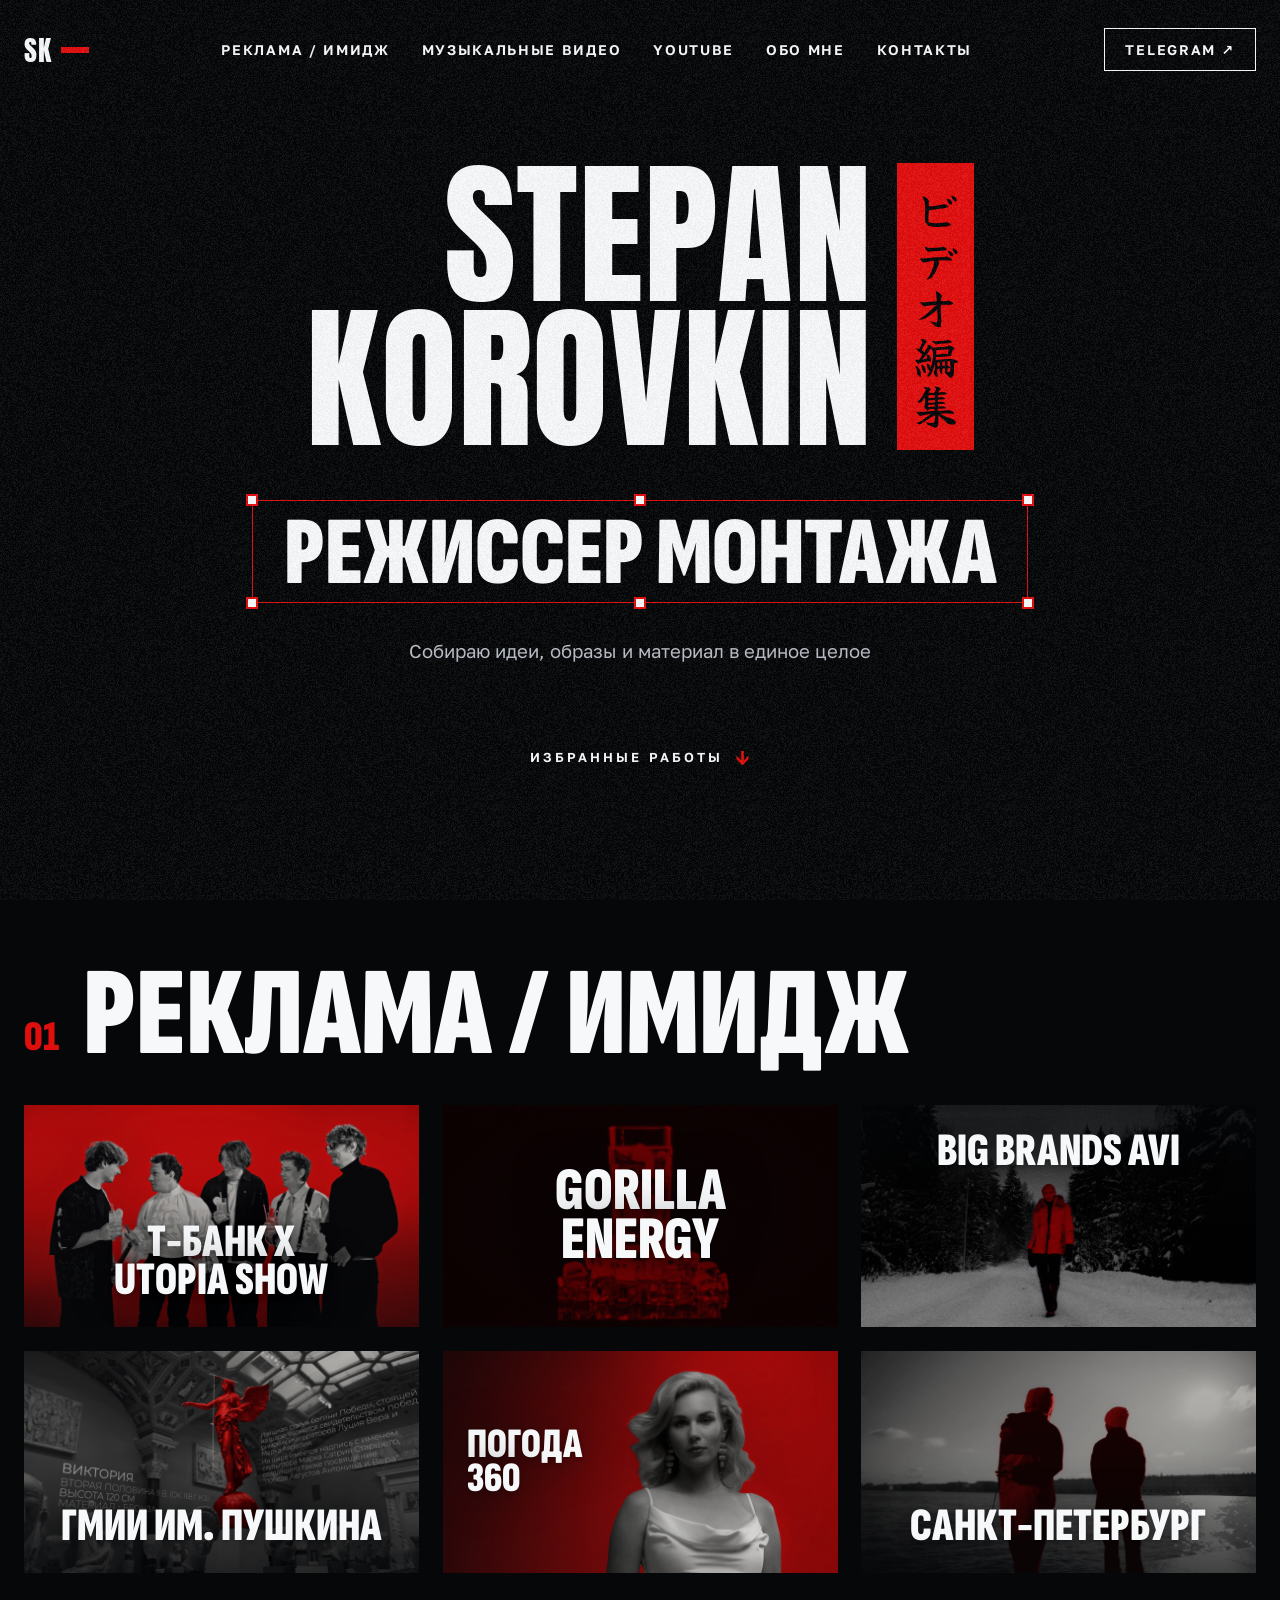
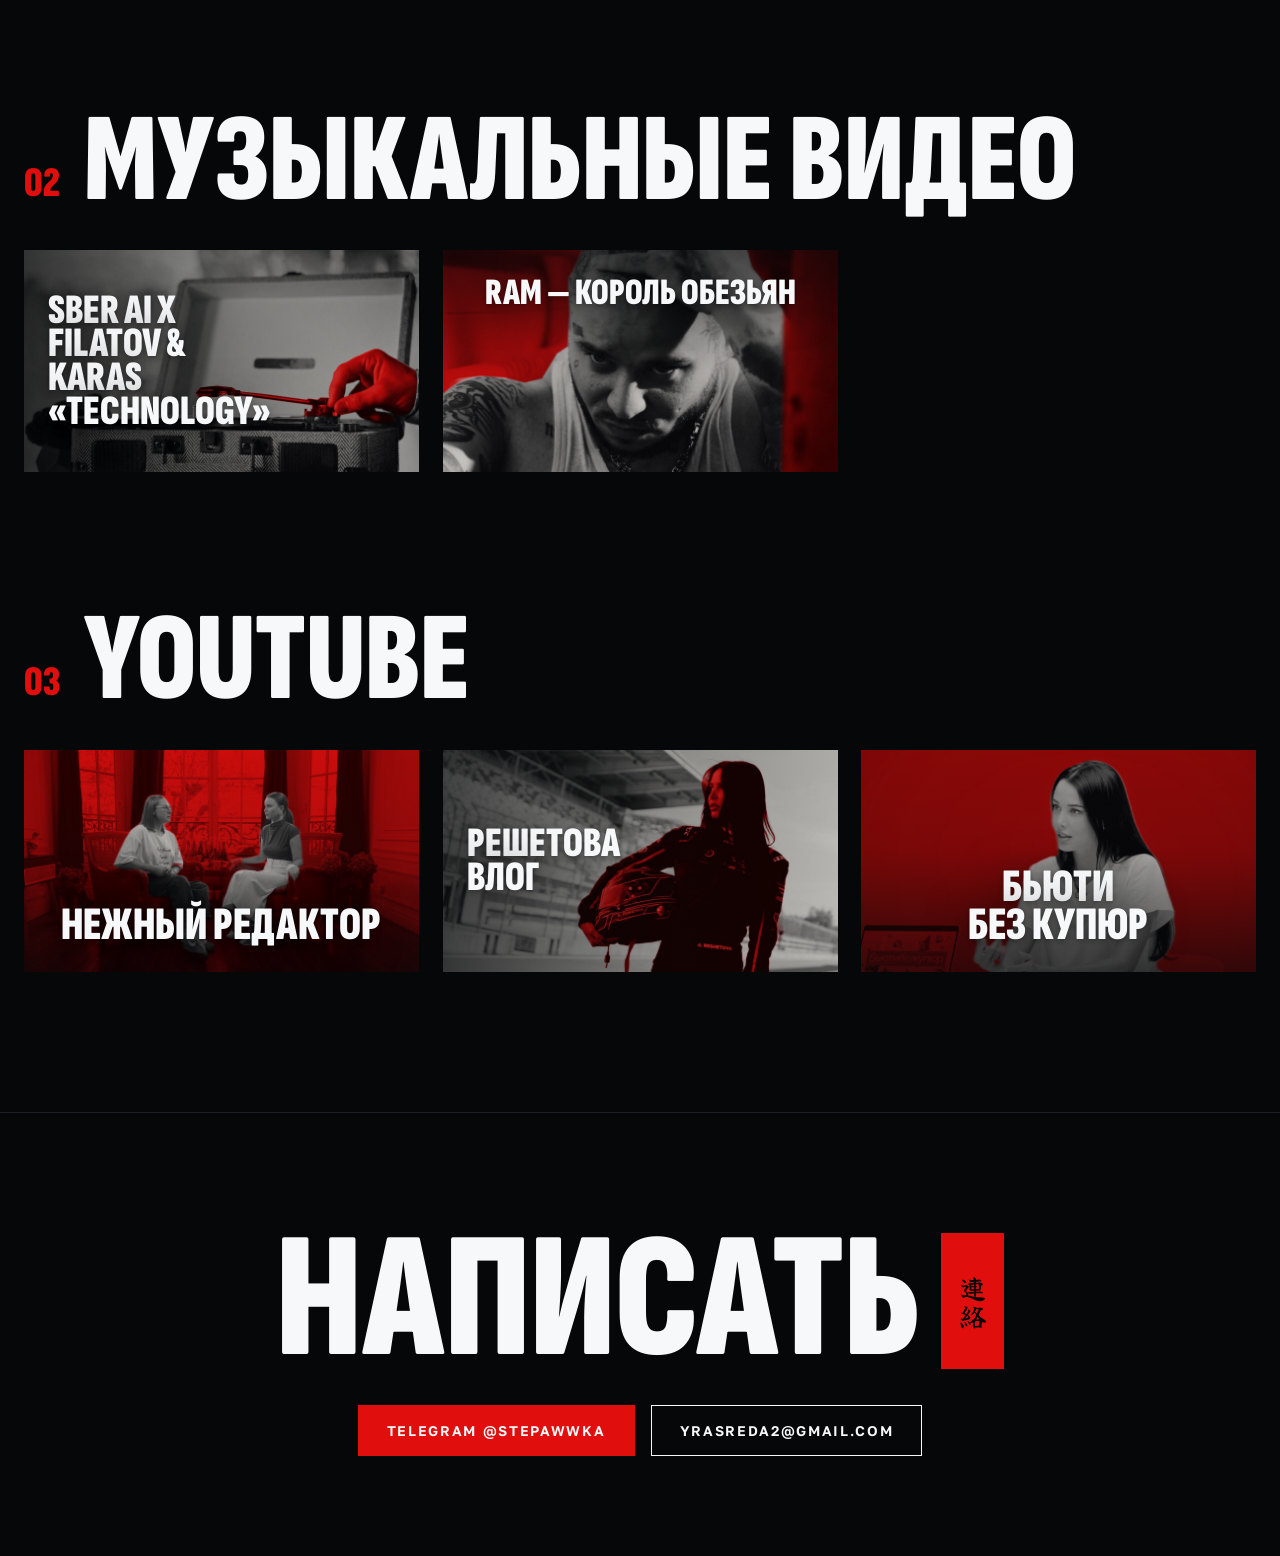
<file: index.html>
<!doctype html>
<html lang="ru">
<head>
<meta charset="utf-8">
<meta name="viewport" content="width=device-width, initial-scale=1">
<title>Stepan Korovkin — режиссёр монтажа</title>
<meta name="description" content="Stepan Korovkin, режиссёр монтажа. Реклама и имиджевые ролики, музыкальные видео, YouTube.">
<meta property="og:type" content="website">
<meta property="og:title" content="Stepan Korovkin — режиссёр монтажа">
<meta property="og:description" content="Stepan Korovkin, режиссёр монтажа. Реклама и имиджевые ролики, музыкальные видео, YouTube.">
<meta property="og:image" content="assets/img/og.jpg">
<meta name="theme-color" content="#060709">
<link rel="icon" href="data:image/svg+xml,%3Csvg%20xmlns%3D%22http%3A//www.w3.org/2000/svg%22%20viewBox%3D%220%200%2064%2064%22%3E%3Crect%20width%3D%2264%22%20height%3D%2264%22%20fill%3D%22%23060709%22/%3E%3Ctext%20x%3D%2232%22%20y%3D%2244%22%20font-family%3D%22Impact%2CArial%20Narrow%2Csans-serif%22%20font-size%3D%2234%22%20fill%3D%22%23F7F8FA%22%20text-anchor%3D%22middle%22%3ESK%3C/text%3E%3Crect%20x%3D%228%22%20y%3D%2234%22%20width%3D%2248%22%20height%3D%226%22%20fill%3D%22%23E10E0E%22/%3E%3C/svg%3E">
<link rel="preload" href="assets/fonts/anton-latin.woff2" as="font" type="font/woff2" crossorigin>
<link rel="preload" href="assets/fonts/sofia-latin-900.woff2" as="font" type="font/woff2" crossorigin>
<link rel="preload" href="assets/fonts/sofia-cyrillic-900.woff2" as="font" type="font/woff2" crossorigin>
<link rel="preload" href="assets/fonts/yuji-kana.woff2" as="font" type="font/woff2" crossorigin>
<link rel="stylesheet" href="assets/style.css?v=1369275f">
</head>
<body>
<header class="wrap top">
<a class="mark" href="" aria-label="Stepan Korovkin — на главную">SK</a>
<nav class="nav" aria-label="Разделы">
<a href="#ads"><span class="l">Реклама / имидж</span><span class="s">Реклама</span></a>
<a href="#music"><span class="l">Музыкальные видео</span><span class="s">Клипы</span></a>
<a href="#youtube"><span class="l">YouTube</span><span class="s">YouTube</span></a>
<a href="#about" data-about-open><span class="l">Обо мне</span><span class="s">Обо мне</span></a>
<a href="#contact"><span class="l">Контакты</span><span class="s">Контакты</span></a>
</nav>
<a class="btn small" href="https://t.me/stepawwka" target="_blank" rel="noopener">Telegram ↗</a>
</header>
<main>
<section class="hero" aria-label="Обложка">
<div class="name">
<h1>Stepan<br>Korovkin</h1>
<div class="tag" aria-hidden="true"><span class="tag-k" lang="ja"><span>ビ</span><span>デ</span><span>オ</span><span>編</span><span>集</span></span></div>
</div>
<div class="bbox"><i></i><i></i><i></i><i></i><i></i><i></i><p class="role">Режиссер монтажа</p></div>
<p class="hero-lead">Собираю идеи, образы и материал в&nbsp;единое целое</p>
<a class="hero-more" href="#ads">Избранные работы <span aria-hidden="true">↓</span></a>
</section>
<section id="ads" class="wrap sec">
<div class="sec-head"><span class="num" aria-hidden="true">01</span><h2>Реклама / имидж</h2></div>
<div class="grid">
<a class="card has-cover at-bottom" href="work/tbank-utopia/">
<img src="assets/img/tbank.jpg?v=7b4b48c3" alt="" loading="lazy" decoding="async"><img class="alt" src="assets/img/tbank-color.jpg?v=addeb422" alt="" loading="lazy" decoding="async"><span class="shade" aria-hidden="true"></span><span class="t" aria-hidden="true">Т-БАНК X
UTOPIA SHOW</span>
<span class="sr">Т-Банк X Utopia Show</span>
<span class="line" aria-hidden="true"></span>
</a>
<a class="card has-cover" href="work/gorilla-energy/">
<img src="assets/img/gorilla.jpg?v=bd6098e1" alt="" loading="lazy" decoding="async"><img class="alt" src="assets/img/gorilla-color.jpg?v=8fd5b9a2" alt="" loading="lazy" decoding="async"><span class="shade" aria-hidden="true"></span><span class="t" aria-hidden="true">GORILLA
ENERGY</span>
<span class="sr">Gorilla Energy</span>
<span class="line" aria-hidden="true"></span>
</a>
<a class="card has-cover at-top" href="work/avi/">
<img src="assets/img/avi.jpg?v=89ddf8d1" alt="" loading="lazy" decoding="async"><img class="alt" src="assets/img/avi-color.jpg?v=10f41481" alt="" loading="lazy" decoding="async"><span class="shade" aria-hidden="true"></span><span class="t" aria-hidden="true">BIG BRANDS AVI</span>
<span class="sr">Big Brands: AVI Commercial</span>
<span class="line" aria-hidden="true"></span>
</a>
<a class="card has-cover at-bottom" href="work/pushkin-museum/">
<img src="assets/img/pushkin.jpg?v=3816dea2" alt="" loading="lazy" decoding="async"><img class="alt" src="assets/img/pushkin-color.jpg?v=3e8acc10" alt="" loading="lazy" decoding="async"><span class="shade" aria-hidden="true"></span><span class="t long" aria-hidden="true">ГМИИ ИМ. ПУШКИНА</span>
<span class="sr">ГМИИ им. Пушкина — Excursions Promo</span>
<span class="line" aria-hidden="true"></span>
</a>
<a class="card has-cover at-left" href="work/promo-360/">
<img src="assets/img/promo360.jpg?v=5ffde6f2" alt="" loading="lazy" decoding="async"><img class="alt" src="assets/img/promo360-color.jpg?v=005ee9ce" alt="" loading="lazy" decoding="async"><span class="shade" aria-hidden="true"></span><span class="t" aria-hidden="true">ПОГОДА
360</span>
<span class="sr">Промо канала 360</span>
<span class="line" aria-hidden="true"></span>
</a>
<a class="card has-cover at-bottom" href="work/saint-petersburg/">
<img src="assets/img/spb.jpg?v=133a0716" alt="" loading="lazy" decoding="async"><img class="alt" src="assets/img/spb-color.jpg?v=e3ffe07c" alt="" loading="lazy" decoding="async"><span class="shade" aria-hidden="true"></span><span class="t long" aria-hidden="true">САНКТ-ПЕТЕРБУРГ</span>
<span class="sr">Санкт-Петербург — имиджевый ролик</span>
<span class="line" aria-hidden="true"></span>
</a>
</div>
</section>
<section id="music" class="wrap sec">
<div class="sec-head"><span class="num" aria-hidden="true">02</span><h2>Музыкальные видео</h2></div>
<div class="grid">
<a class="card has-cover at-left" href="work/sber-technology/">
<img src="assets/img/sber.jpg?v=a6366674" alt="" loading="lazy" decoding="async"><img class="alt" src="assets/img/sber-color.jpg?v=f6e10847" alt="" loading="lazy" decoding="async"><span class="shade" aria-hidden="true"></span><span class="t long" aria-hidden="true">SBER AI X FILATOV &amp; KARAS
«TECHNOLOGY»</span>
<span class="sr">SBER AI, Filatov &amp; Karas — «Technology»</span>
<span class="line" aria-hidden="true"></span>
</a>
<a class="card has-cover at-top" href="work/ram-king-of-monkeys/">
<img src="assets/img/ram.jpg?v=00db7134" alt="" loading="lazy" decoding="async"><img class="alt" src="assets/img/ram-color.jpg?v=c3cac4be" alt="" loading="lazy" decoding="async"><span class="shade" aria-hidden="true"></span><span class="t long one" aria-hidden="true">RAM — КОРОЛЬ ОБЕЗЬЯН</span>
<span class="sr">RAM — Король Обезьян</span>
<span class="line" aria-hidden="true"></span>
</a>
</div>
</section>
<section id="youtube" class="wrap sec">
<div class="sec-head"><span class="num" aria-hidden="true">03</span><h2>YouTube</h2></div>
<div class="grid">
<a class="card has-cover at-bottom" href="work/nezhny-redaktor/">
<img src="assets/img/nezhny.jpg?v=19ef74e8" alt="" loading="lazy" decoding="async"><img class="alt" src="assets/img/nezhny-color.jpg?v=db4fc945" alt="" loading="lazy" decoding="async"><span class="shade" aria-hidden="true"></span><span class="t long" aria-hidden="true">НЕЖНЫЙ РЕДАКТОР</span>
<span class="sr">Нежный Редактор. Подкаст</span>
<span class="line" aria-hidden="true"></span>
</a>
<a class="card has-cover at-left" href="work/reshetova-moscow-raceway/">
<img src="assets/img/reshetova.jpg?v=ff135b1c" alt="" loading="lazy" decoding="async"><img class="alt" src="assets/img/reshetova-color.jpg?v=7deeea83" alt="" loading="lazy" decoding="async"><span class="shade" aria-hidden="true"></span><span class="t" aria-hidden="true">РЕШЕТОВА
ВЛОГ</span>
<span class="sr">Решетова влог с Moscow Raceway</span>
<span class="line" aria-hidden="true"></span>
</a>
<a class="card has-cover at-bottom" href="work/beauty-bez-kupyur/">
<img src="assets/img/beauty.jpg?v=f98b8aa9" alt="" loading="lazy" decoding="async"><img class="alt" src="assets/img/beauty-color.jpg?v=59902009" alt="" loading="lazy" decoding="async"><span class="shade" aria-hidden="true"></span><span class="t" aria-hidden="true">БЬЮТИ
БЕЗ КУПЮР</span>
<span class="sr">Бьюти без купюр</span>
<span class="line" aria-hidden="true"></span>
</a>
</div>
</section>
</main>
<footer id="contact" class="foot">
<div class="foot-h"><h2>Написать</h2><div class="tag" aria-hidden="true"><span class="tag-k" lang="ja"><span>連</span><span>絡</span></span></div></div>
<div class="btns">
<a class="btn fill" href="https://t.me/stepawwka" target="_blank" rel="noopener">Telegram @STEPAWWKA</a>
<a class="btn" href="mailto:yrasreda2@gmail.com">YRASREDA2@GMAIL.COM</a>
</div>
</footer>
<div id="about" class="about" role="dialog" aria-modal="true" aria-labelledby="about-title">
<a class="about-bg" href="#" data-about-close aria-label="Закрыть"></a>
<aside class="about-panel" tabindex="-1">
<div class="about-top"><span>Обо мне</span><a class="about-x" href="#" data-about-close aria-label="Закрыть">✕</a></div>
<div class="about-photo"><i></i><i></i><i></i><i></i><div class="about-photo-in"><img src="assets/img/me.jpg?v=c651c516" alt="Stepan Korovkin" loading="lazy" decoding="async"><img class="alt" src="assets/img/me-color.jpg?v=ccca5686" alt="" loading="lazy" decoding="async"></div></div>
<h2 id="about-title" class="sr">Обо мне — Stepan Korovkin</h2>
<p class="about-lead">Привет, я Стёпа! Свой путь в монтаже и создании историй я начал, когда мне было 10 лет. Тогда я впервые стал искать язык, чтобы делиться своими идеями и эмоциями. Прошло много лет, сменилось множество программ и подходов к работе, но остались главные вопросы, на которые я отвечаю в каждом своем проекте: какую эмоцию мы хотим вызвать у зрителя, какую идею несет наш ролик и как все это сложится в единое целое?</p>
<p>Мое основное направление — <b>реклама и имиджевые ролики</b>. Над такими проектами работал в двух форматах: как в составе крупной команды с четко распределенными ролями, так и самостоятельно, закрывая весь пост-продакшен более камерных проектов — монтаж, цвет, саунд-дизайн и <a class="about-link" href="motion/">моушен-дизайн</a>.</p><p>Кроме этого, я работал над музыкальными видео, образовательным контентом, короткометражным кино, роликами для социальных сетей, а также выполнял монтаж на площадке.</p><p>Сейчас я активно развиваюсь в направлении YouTube и документальных форматов: мне интересно рассказывать истории, которые цепляют, обладают характером и держат внимание зрителя продолжительное время.</p>
<ul class="about-chips"><li class="main">Реклама / имидж</li><li class="">YouTube</li><li class="">Док-формат</li><li class="more">Клипы</li><li class="more">Короткий метр</li><li class="more">Образовательный контент</li><li class="more">Ролики для соцсетей</li><li class="more">Интервью</li><li class="more">Корпоративные ролики</li><li class="more">Репортаж</li><li class="more">Монтаж на площадке</li></ul>
<p class="about-cta">Если у вас есть проект — напишите мне!</p>
<div class="about-btns"><a class="btn fill" href="https://t.me/stepawwka" target="_blank" rel="noopener">Telegram @STEPAWWKA</a>
<a class="btn" href="mailto:yrasreda2@gmail.com">YRASREDA2@GMAIL.COM</a></div>
</aside>
</div>
<script>
(function () {
  document.documentElement.classList.add('js');
  var box = document.getElementById('about'), panel = box.querySelector('.about-panel'), last = null;
  function open(e) {
    if (e) e.preventDefault();
    last = document.activeElement; box.classList.add('open'); document.body.classList.add('noscroll');
    history.replaceState(null, '', '#about'); setTimeout(function () { panel.focus(); }, 50);
  }
  function close(e) {
    if (e) e.preventDefault();
    box.classList.remove('open'); document.body.classList.remove('noscroll');
    history.replaceState(null, '', location.pathname + location.search);
    if (last) last.focus();
  }
  document.querySelectorAll('[data-about-open]').forEach(function (a) { a.addEventListener('click', open); });
  box.querySelectorAll('[data-about-close]').forEach(function (a) { a.addEventListener('click', close); });
  document.addEventListener('keydown', function (e) { if (e.key === 'Escape' && box.classList.contains('open')) close(e); });
  if (location.hash === '#about') open();
})();
</script>
<script>
(function () {
  if (!window.matchMedia || !matchMedia('(hover: none)').matches || !('IntersectionObserver' in window)) return;
  if (matchMedia('(prefers-reduced-motion: reduce)').matches) return;
  var io = new IntersectionObserver(function (es) {
    es.forEach(function (e) { e.target.classList.toggle('live', e.isIntersecting); });
  }, { rootMargin: '-46% 0px -46% 0px' });
  document.querySelectorAll('.card.has-cover, .poster, .about-photo').forEach(function (el) { io.observe(el); });
})();
</script>
</body>
</html>
</file>
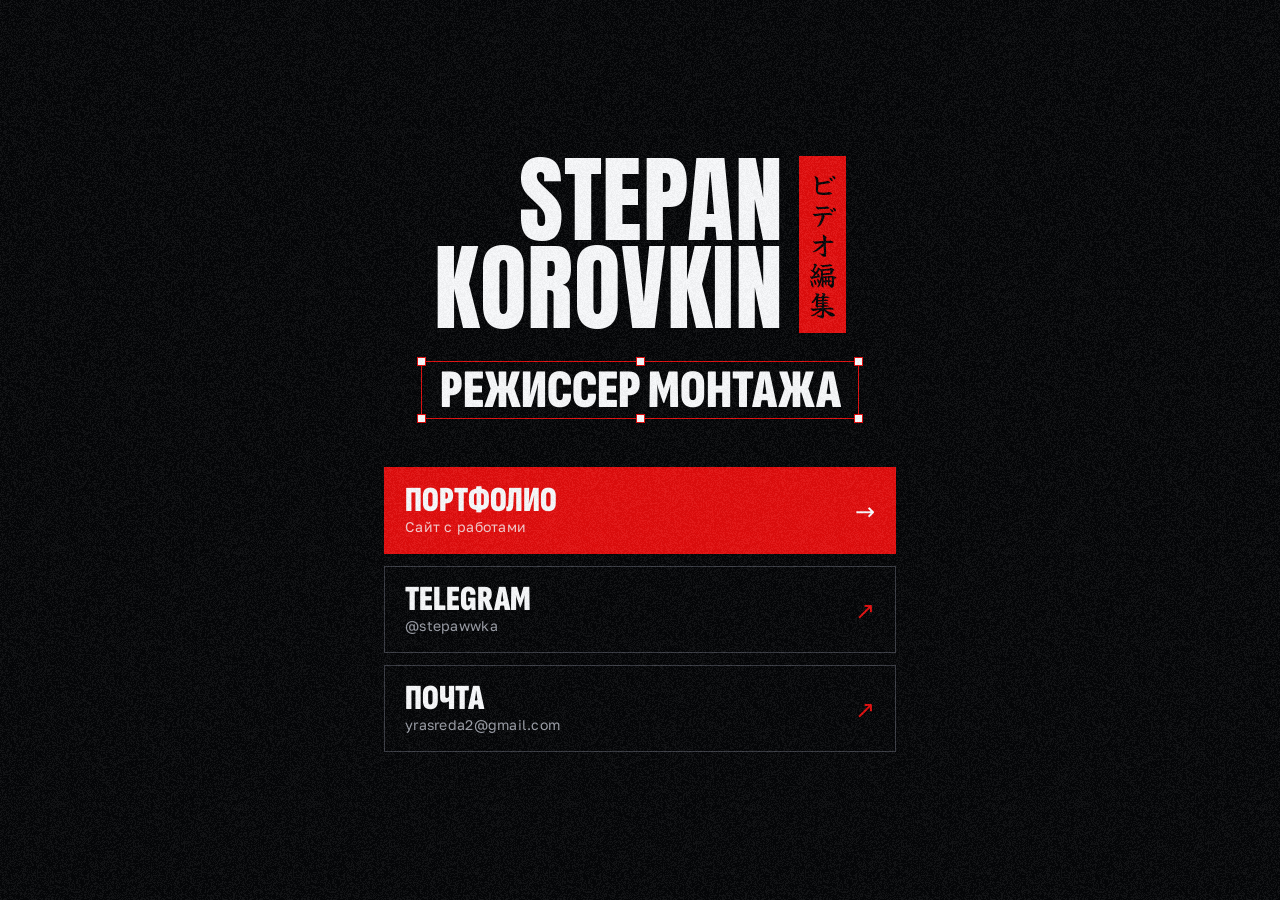
<file: links/index.html>
<!doctype html>
<html lang="ru">
<head>
<meta charset="utf-8">
<meta name="viewport" content="width=device-width, initial-scale=1">
<title>Stepan Korovkin — ссылки</title>
<meta name="description" content="Stepan Korovkin, режиссёр монтажа. Портфолио и контакты.">
<meta property="og:type" content="website">
<meta property="og:title" content="Stepan Korovkin — ссылки">
<meta property="og:description" content="Stepan Korovkin, режиссёр монтажа. Портфолио и контакты.">
<meta property="og:image" content="../assets/img/og.jpg">
<meta name="theme-color" content="#060709">
<link rel="icon" href="data:image/svg+xml,%3Csvg%20xmlns%3D%22http%3A//www.w3.org/2000/svg%22%20viewBox%3D%220%200%2064%2064%22%3E%3Crect%20width%3D%2264%22%20height%3D%2264%22%20fill%3D%22%23060709%22/%3E%3Ctext%20x%3D%2232%22%20y%3D%2244%22%20font-family%3D%22Impact%2CArial%20Narrow%2Csans-serif%22%20font-size%3D%2234%22%20fill%3D%22%23F7F8FA%22%20text-anchor%3D%22middle%22%3ESK%3C/text%3E%3Crect%20x%3D%228%22%20y%3D%2234%22%20width%3D%2248%22%20height%3D%226%22%20fill%3D%22%23E10E0E%22/%3E%3C/svg%3E">
<link rel="preload" href="../assets/fonts/anton-latin.woff2" as="font" type="font/woff2" crossorigin>
<link rel="preload" href="../assets/fonts/sofia-latin-900.woff2" as="font" type="font/woff2" crossorigin>
<link rel="preload" href="../assets/fonts/sofia-cyrillic-900.woff2" as="font" type="font/woff2" crossorigin>
<link rel="preload" href="../assets/fonts/yuji-kana.woff2" as="font" type="font/woff2" crossorigin>
<link rel="stylesheet" href="../assets/style.css?v=1369275f">
</head>
<body class="links">
<main class="lk-wrap">
<section class="lk-hero" aria-label="Stepan Korovkin">
<div class="name">
<h1>Stepan<br>Korovkin</h1>
<div class="tag" aria-hidden="true"><span class="tag-k" lang="ja"><span>ビ</span><span>デ</span><span>オ</span><span>編</span><span>集</span></span></div>
</div>
<div class="bbox"><i></i><i></i><i></i><i></i><i></i><i></i><p class="role">Режиссер монтажа</p></div>
</section>
<nav class="lk-list" aria-label="Ссылки">
<a class="lk main" href="../"><span class="lk-t">Портфолио</span><span class="lk-s">Сайт с работами</span><span class="lk-a" aria-hidden="true">→</span></a>
<a class="lk" href="https://t.me/stepawwka" target="_blank" rel="noopener"><span class="lk-t">Telegram</span><span class="lk-s">@stepawwka</span><span class="lk-a" aria-hidden="true">↗</span></a>
<a class="lk" href="mailto:yrasreda2@gmail.com"><span class="lk-t">Почта</span><span class="lk-s">yrasreda2@gmail.com</span><span class="lk-a" aria-hidden="true">↗</span></a>
</nav>
</main>
</body>
</html>
</file>
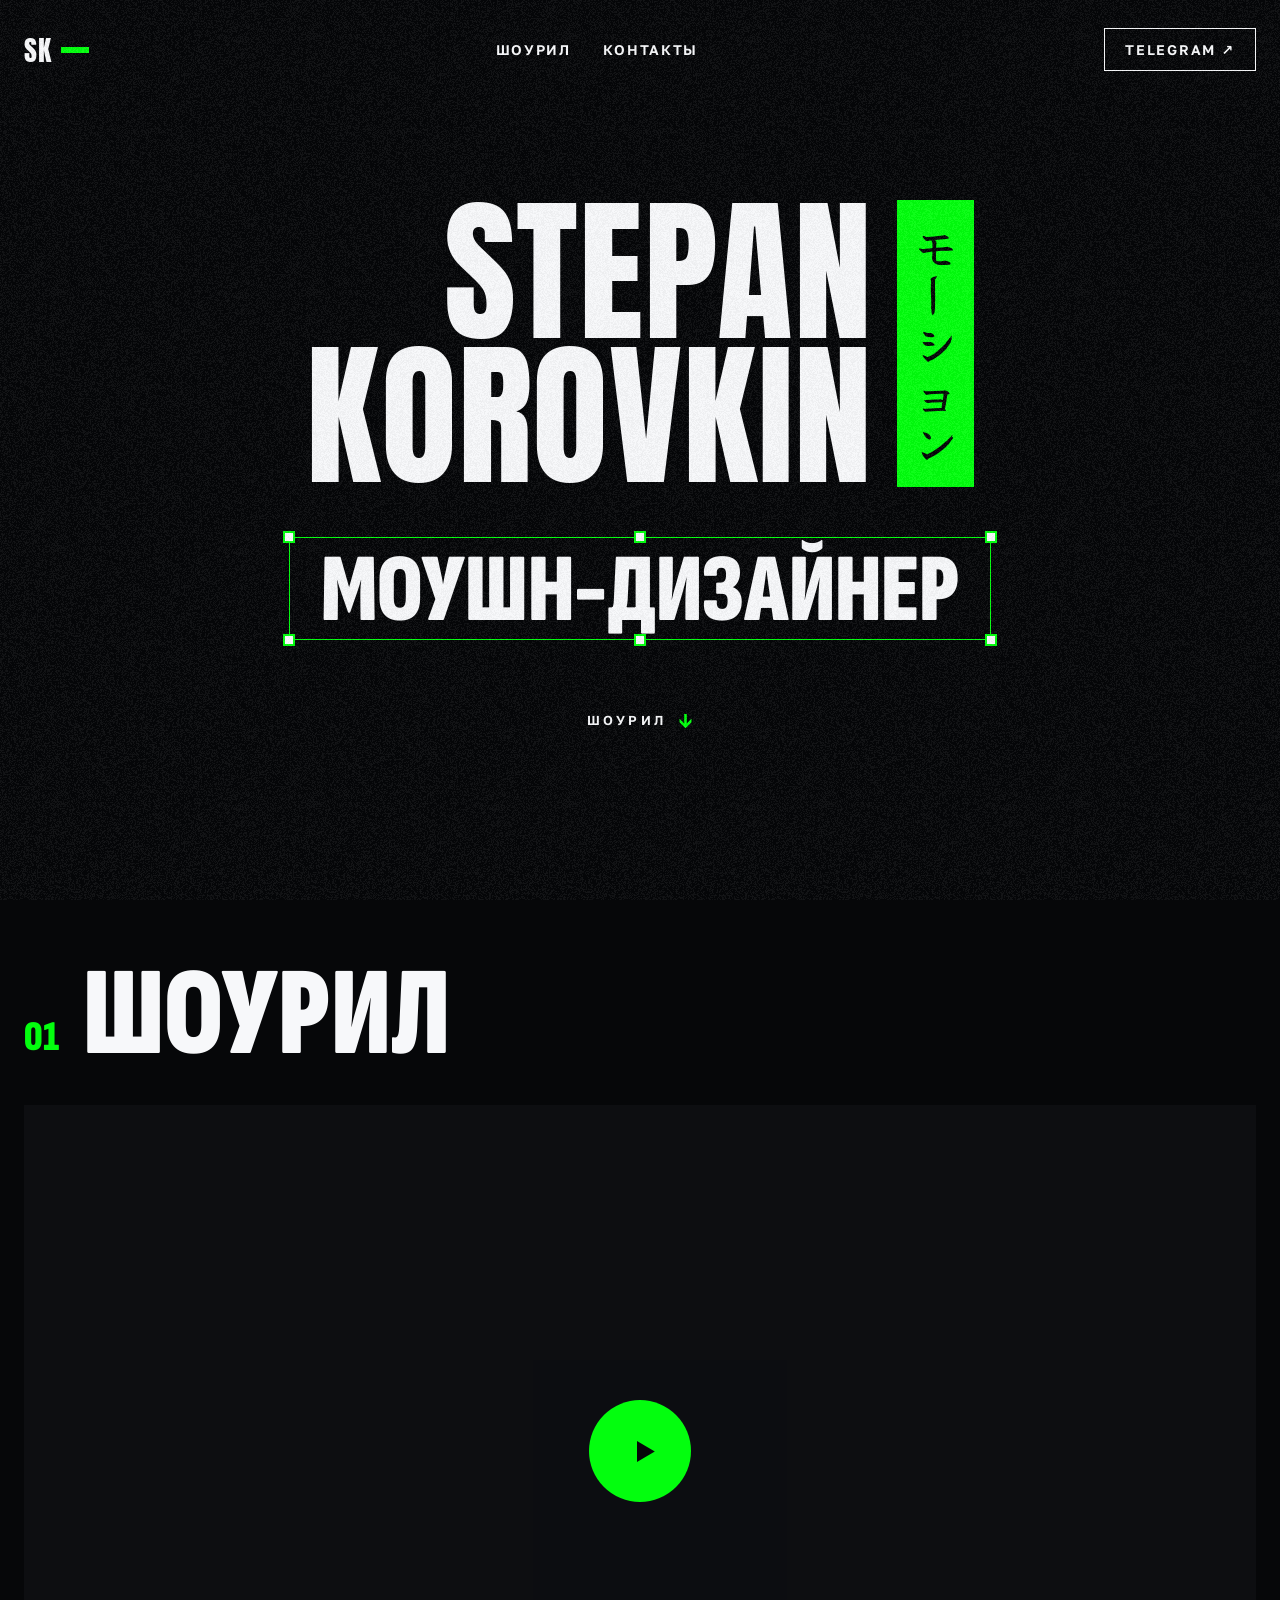
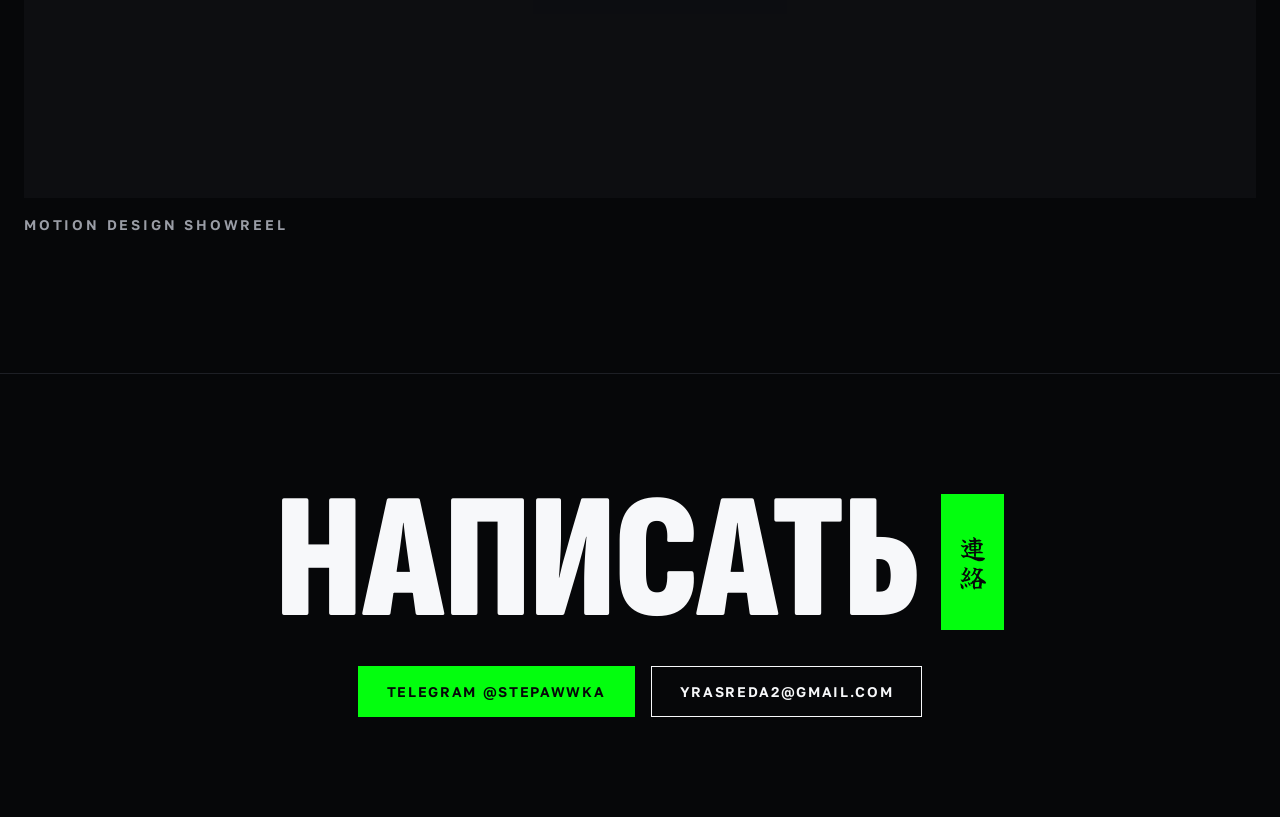
<file: motion/index.html>
<!doctype html>
<html lang="ru">
<head>
<meta charset="utf-8">
<meta name="viewport" content="width=device-width, initial-scale=1">
<title>Stepan Korovkin — моушн-дизайнер</title>
<meta name="description" content="Stepan Korovkin, моушн-дизайнер. Motion Design Showreel.">
<meta property="og:type" content="website">
<meta property="og:title" content="Stepan Korovkin — моушн-дизайнер">
<meta property="og:description" content="Stepan Korovkin, моушн-дизайнер. Motion Design Showreel.">
<meta property="og:image" content="../assets/img/og.jpg">
<meta name="theme-color" content="#03FE0E">
<link rel="icon" href="data:image/svg+xml,%3Csvg%20xmlns%3D%22http%3A//www.w3.org/2000/svg%22%20viewBox%3D%220%200%2064%2064%22%3E%3Crect%20width%3D%2264%22%20height%3D%2264%22%20fill%3D%22%23060709%22/%3E%3Ctext%20x%3D%2232%22%20y%3D%2244%22%20font-family%3D%22Impact%2CArial%20Narrow%2Csans-serif%22%20font-size%3D%2234%22%20fill%3D%22%23F7F8FA%22%20text-anchor%3D%22middle%22%3ESK%3C/text%3E%3Crect%20x%3D%228%22%20y%3D%2234%22%20width%3D%2248%22%20height%3D%226%22%20fill%3D%22%2303FE0E%22/%3E%3C/svg%3E">
<link rel="preload" href="../assets/fonts/anton-latin.woff2" as="font" type="font/woff2" crossorigin>
<link rel="preload" href="../assets/fonts/sofia-latin-900.woff2" as="font" type="font/woff2" crossorigin>
<link rel="preload" href="../assets/fonts/sofia-cyrillic-900.woff2" as="font" type="font/woff2" crossorigin>
<link rel="preload" href="../assets/fonts/yuji-kana.woff2" as="font" type="font/woff2" crossorigin>
<link rel="stylesheet" href="../assets/style.css?v=1369275f">
</head>
<body class="motion">
<header class="wrap top">
<a class="mark" href="./" aria-label="Stepan Korovkin — моушн-дизайнер">SK</a>
<nav class="nav" aria-label="Разделы">
<a href="#showreel"><span class="l">Шоурил</span><span class="s">Шоурил</span></a>
<a href="#contact"><span class="l">Контакты</span><span class="s">Контакты</span></a>
</nav>
<a class="btn small" href="https://t.me/stepawwka" target="_blank" rel="noopener">Telegram ↗</a>
</header>
<main>
<section class="hero" aria-label="Обложка">
<div class="name">
<h1>Stepan<br>Korovkin</h1>
<div class="tag" aria-hidden="true"><span class="tag-k" lang="ja"><span class="">モ</span><span class="lv">ー</span><span class="">シ</span><span class="">ョ</span><span class="">ン</span></span></div>
</div>
<div class="bbox"><i></i><i></i><i></i><i></i><i></i><i></i><p class="role">Моушн-дизайнер</p></div>
<a class="hero-more" href="#showreel">Шоурил <span aria-hidden="true">↓</span></a>
</section>
<section id="showreel" class="wrap sec">
<div class="sec-head"><span class="num" aria-hidden="true">01</span><h2>Шоурил</h2></div>
<div class="player" data-src="https://www.youtube-nocookie.com/embed/btoT3GIv6sg?rel=0&amp;modestbranding=1&amp;autoplay=1" data-title="Motion Design Showreel"><button class="poster" type="button" aria-label="Смотреть: Motion Design Showreel"><img src="https://i.ytimg.com/vi/btoT3GIv6sg/maxresdefault.jpg" alt="" decoding="async" onerror="if(this.src.indexOf('maxres')>0)this.src=this.src.replace('maxresdefault','hqdefault');else this.remove()"><span class="play" aria-hidden="true"><svg viewBox="0 0 24 24"><path d="M8 5.5v13l11-6.5z"/></svg></span></button>
<noscript><iframe src="https://www.youtube-nocookie.com/embed/btoT3GIv6sg?rel=0&amp;modestbranding=1" title="Motion Design Showreel" allow="autoplay; fullscreen; picture-in-picture; encrypted-media; gyroscope; accelerometer; clipboard-write; screen-wake-lock" allowfullscreen></iframe></noscript></div>
<p class="reel-t">Motion Design Showreel</p>
</section>
</main>
<footer id="contact" class="foot">
<div class="foot-h"><h2>Написать</h2><div class="tag" aria-hidden="true"><span class="tag-k" lang="ja"><span>連</span><span>絡</span></span></div></div>
<div class="btns">
<a class="btn fill" href="https://t.me/stepawwka" target="_blank" rel="noopener">Telegram @STEPAWWKA</a>
<a class="btn" href="mailto:yrasreda2@gmail.com">YRASREDA2@GMAIL.COM</a>
</div>
</footer>

<script>
document.querySelectorAll('.player[data-src] .poster').forEach(function (b) {
  b.addEventListener('click', function () {
    var p = b.parentElement, f = document.createElement('iframe');
    f.src = p.dataset.src; f.title = p.dataset.title; f.allow = 'autoplay; fullscreen; picture-in-picture; encrypted-media; gyroscope; accelerometer; clipboard-write; screen-wake-lock';
    f.allowFullscreen = true; f.referrerPolicy = 'strict-origin-when-cross-origin';
    p.replaceChildren(f); f.focus();
  });
});
</script>
</body>
</html>
</file>
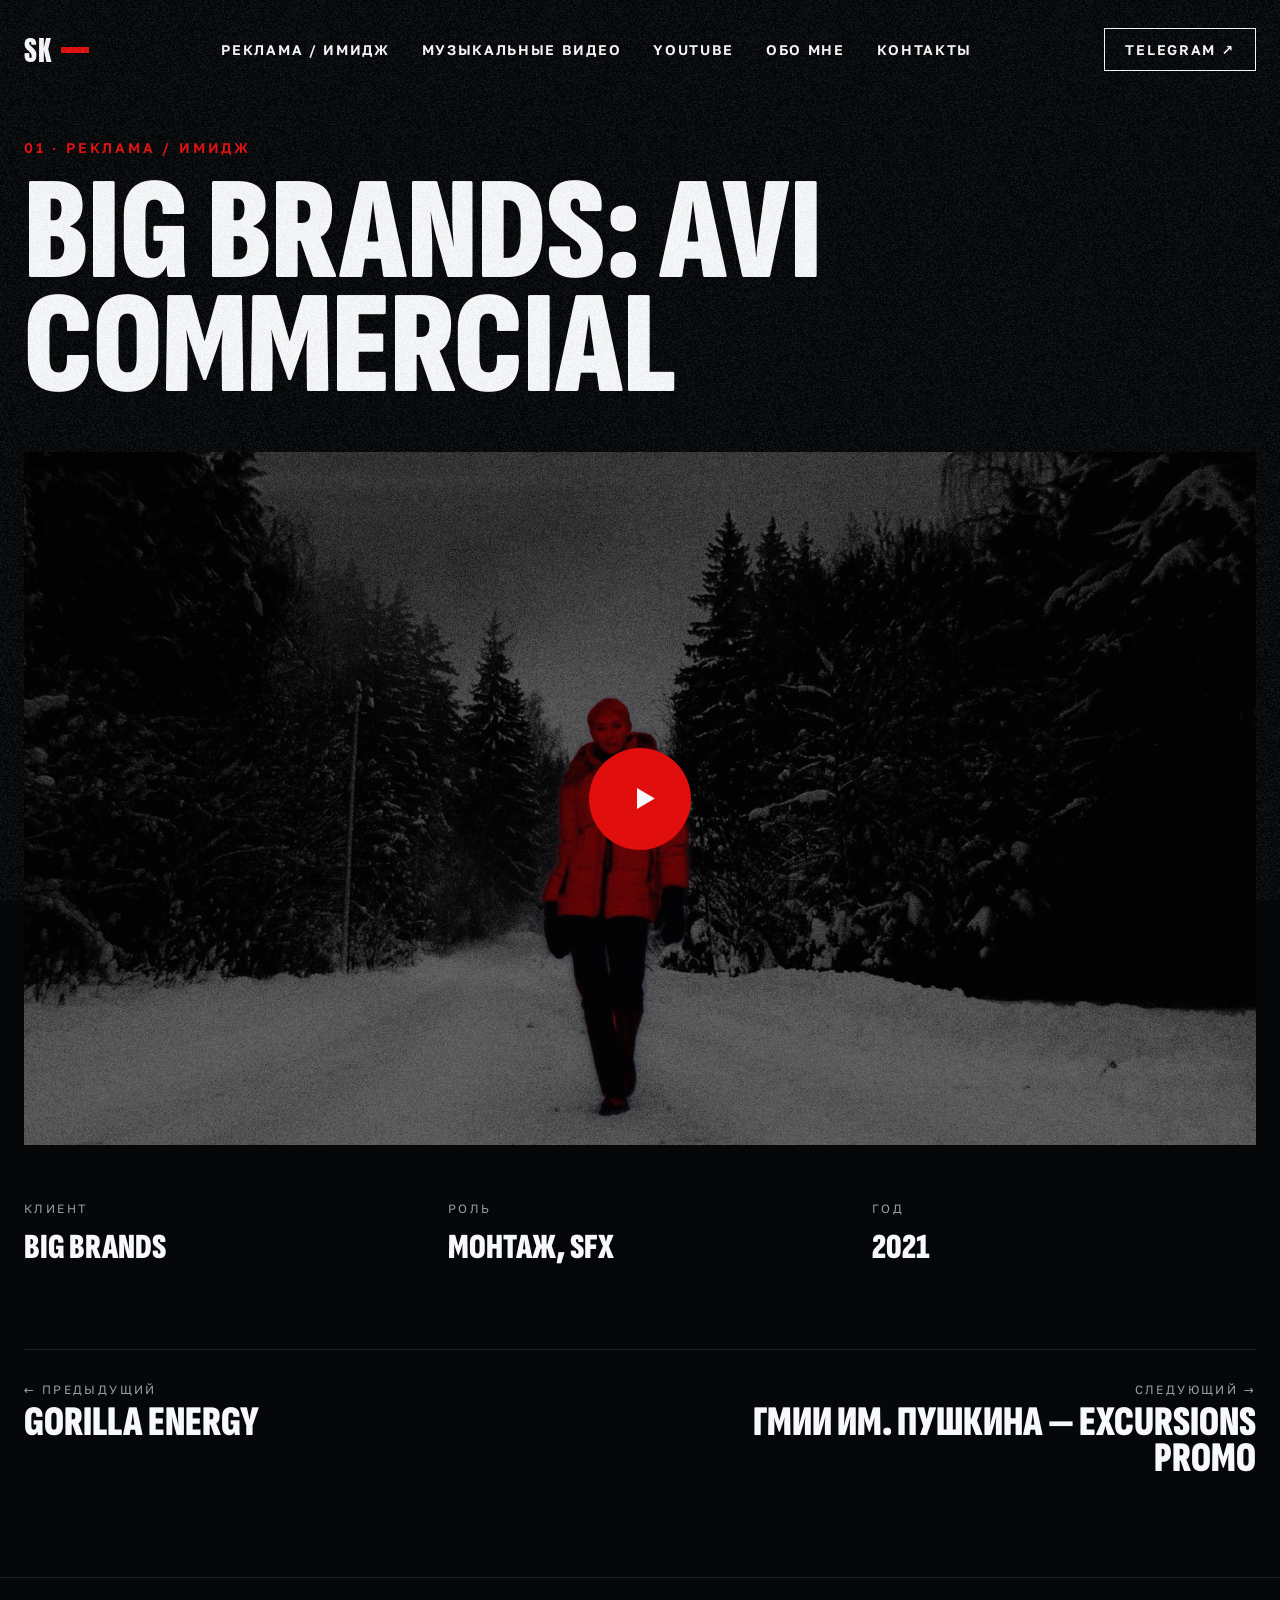
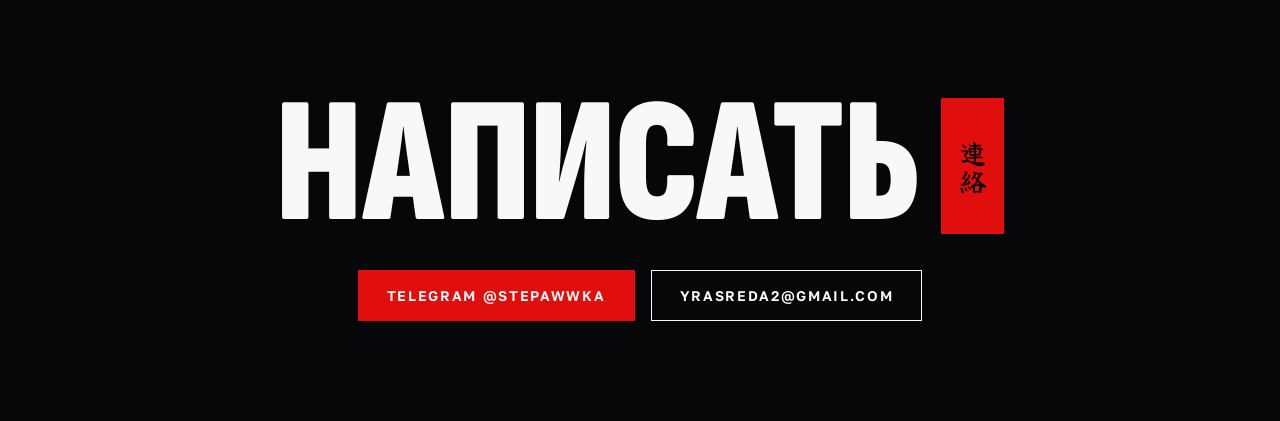
<file: work/avi/index.html>
<!doctype html>
<html lang="ru">
<head>
<meta charset="utf-8">
<meta name="viewport" content="width=device-width, initial-scale=1">
<title>Big Brands: AVI Commercial — Stepan Korovkin</title>
<meta name="description" content="Big Brands: AVI Commercial. Реклама / имидж. Монтаж — Stepan Korovkin.">
<meta property="og:type" content="website">
<meta property="og:title" content="Big Brands: AVI Commercial — Stepan Korovkin">
<meta property="og:description" content="Big Brands: AVI Commercial. Реклама / имидж. Монтаж — Stepan Korovkin.">
<meta property="og:image" content="../../assets/img/og.jpg">
<meta name="theme-color" content="#060709">
<link rel="icon" href="data:image/svg+xml,%3Csvg%20xmlns%3D%22http%3A//www.w3.org/2000/svg%22%20viewBox%3D%220%200%2064%2064%22%3E%3Crect%20width%3D%2264%22%20height%3D%2264%22%20fill%3D%22%23060709%22/%3E%3Ctext%20x%3D%2232%22%20y%3D%2244%22%20font-family%3D%22Impact%2CArial%20Narrow%2Csans-serif%22%20font-size%3D%2234%22%20fill%3D%22%23F7F8FA%22%20text-anchor%3D%22middle%22%3ESK%3C/text%3E%3Crect%20x%3D%228%22%20y%3D%2234%22%20width%3D%2248%22%20height%3D%226%22%20fill%3D%22%23E10E0E%22/%3E%3C/svg%3E">
<link rel="preload" href="../../assets/fonts/anton-latin.woff2" as="font" type="font/woff2" crossorigin>
<link rel="preload" href="../../assets/fonts/sofia-latin-900.woff2" as="font" type="font/woff2" crossorigin>
<link rel="preload" href="../../assets/fonts/sofia-cyrillic-900.woff2" as="font" type="font/woff2" crossorigin>
<link rel="preload" href="../../assets/fonts/yuji-kana.woff2" as="font" type="font/woff2" crossorigin>
<link rel="stylesheet" href="../../assets/style.css?v=1369275f">
</head>
<body>
<header class="wrap top">
<a class="mark" href="../../" aria-label="Stepan Korovkin — на главную">SK</a>
<nav class="nav" aria-label="Разделы">
<a href="../../#ads"><span class="l">Реклама / имидж</span><span class="s">Реклама</span></a>
<a href="../../#music"><span class="l">Музыкальные видео</span><span class="s">Клипы</span></a>
<a href="../../#youtube"><span class="l">YouTube</span><span class="s">YouTube</span></a>
<a href="#about" data-about-open><span class="l">Обо мне</span><span class="s">Обо мне</span></a>
<a href="../../#contact"><span class="l">Контакты</span><span class="s">Контакты</span></a>
</nav>
<a class="btn small" href="https://t.me/stepawwka" target="_blank" rel="noopener">Telegram ↗</a>
</header>
<main>
<section class="wrap p-head">
<p class="cat">01 · Реклама / имидж</p>
<h1>Big Brands: AVI Commercial</h1>
</section>
<div class="wrap"><div class="player" data-src="https://player.vimeo.com/video/722671807?dnt=1&amp;autoplay=1" data-title="Big Brands: AVI Commercial"><button class="poster" type="button" aria-label="Смотреть: Big Brands: AVI Commercial"><img src="../../assets/img/avi.jpg?v=89ddf8d1" alt="" decoding="async"><img class="alt" src="../../assets/img/avi-color.jpg?v=10f41481" alt="" decoding="async"><span class="play" aria-hidden="true"><svg viewBox="0 0 24 24"><path d="M8 5.5v13l11-6.5z"/></svg></span></button><noscript><iframe src="https://player.vimeo.com/video/722671807?dnt=1" title="Big Brands: AVI Commercial" allow="autoplay; fullscreen; picture-in-picture; encrypted-media; gyroscope; accelerometer; clipboard-write; screen-wake-lock" allowfullscreen></iframe></noscript></div></div>
<section class="wrap">
<div class="facts"><div><span>Клиент</span><strong>Big Brands</strong></div><div><span>Роль</span><strong>Монтаж, SFX</strong></div><div><span>Год</span><strong>2021</strong></div></div>
<nav class="pn" aria-label="Соседние проекты">
<a href="../../work/gorilla-energy/"><span>← Предыдущий</span><strong>Gorilla Energy</strong></a>
<a class="next" href="../../work/pushkin-museum/"><span>Следующий →</span><strong>ГМИИ им. Пушкина — Excursions Promo</strong></a>
</nav>
</section>
</main>
<footer id="contact" class="foot">
<div class="foot-h"><h2>Написать</h2><div class="tag" aria-hidden="true"><span class="tag-k" lang="ja"><span>連</span><span>絡</span></span></div></div>
<div class="btns">
<a class="btn fill" href="https://t.me/stepawwka" target="_blank" rel="noopener">Telegram @STEPAWWKA</a>
<a class="btn" href="mailto:yrasreda2@gmail.com">YRASREDA2@GMAIL.COM</a>
</div>
</footer>
<div id="about" class="about" role="dialog" aria-modal="true" aria-labelledby="about-title">
<a class="about-bg" href="#" data-about-close aria-label="Закрыть"></a>
<aside class="about-panel" tabindex="-1">
<div class="about-top"><span>Обо мне</span><a class="about-x" href="#" data-about-close aria-label="Закрыть">✕</a></div>
<div class="about-photo"><i></i><i></i><i></i><i></i><div class="about-photo-in"><img src="../../assets/img/me.jpg?v=c651c516" alt="Stepan Korovkin" loading="lazy" decoding="async"><img class="alt" src="../../assets/img/me-color.jpg?v=ccca5686" alt="" loading="lazy" decoding="async"></div></div>
<h2 id="about-title" class="sr">Обо мне — Stepan Korovkin</h2>
<p class="about-lead">Привет, я Стёпа! Свой путь в монтаже и создании историй я начал, когда мне было 10 лет. Тогда я впервые стал искать язык, чтобы делиться своими идеями и эмоциями. Прошло много лет, сменилось множество программ и подходов к работе, но остались главные вопросы, на которые я отвечаю в каждом своем проекте: какую эмоцию мы хотим вызвать у зрителя, какую идею несет наш ролик и как все это сложится в единое целое?</p>
<p>Мое основное направление — <b>реклама и имиджевые ролики</b>. Над такими проектами работал в двух форматах: как в составе крупной команды с четко распределенными ролями, так и самостоятельно, закрывая весь пост-продакшен более камерных проектов — монтаж, цвет, саунд-дизайн и <a class="about-link" href="../../motion/">моушен-дизайн</a>.</p><p>Кроме этого, я работал над музыкальными видео, образовательным контентом, короткометражным кино, роликами для социальных сетей, а также выполнял монтаж на площадке.</p><p>Сейчас я активно развиваюсь в направлении YouTube и документальных форматов: мне интересно рассказывать истории, которые цепляют, обладают характером и держат внимание зрителя продолжительное время.</p>
<ul class="about-chips"><li class="main">Реклама / имидж</li><li class="">YouTube</li><li class="">Док-формат</li><li class="more">Клипы</li><li class="more">Короткий метр</li><li class="more">Образовательный контент</li><li class="more">Ролики для соцсетей</li><li class="more">Интервью</li><li class="more">Корпоративные ролики</li><li class="more">Репортаж</li><li class="more">Монтаж на площадке</li></ul>
<p class="about-cta">Если у вас есть проект — напишите мне!</p>
<div class="about-btns"><a class="btn fill" href="https://t.me/stepawwka" target="_blank" rel="noopener">Telegram @STEPAWWKA</a>
<a class="btn" href="mailto:yrasreda2@gmail.com">YRASREDA2@GMAIL.COM</a></div>
</aside>
</div>
<script>
(function () {
  document.documentElement.classList.add('js');
  var box = document.getElementById('about'), panel = box.querySelector('.about-panel'), last = null;
  function open(e) {
    if (e) e.preventDefault();
    last = document.activeElement; box.classList.add('open'); document.body.classList.add('noscroll');
    history.replaceState(null, '', '#about'); setTimeout(function () { panel.focus(); }, 50);
  }
  function close(e) {
    if (e) e.preventDefault();
    box.classList.remove('open'); document.body.classList.remove('noscroll');
    history.replaceState(null, '', location.pathname + location.search);
    if (last) last.focus();
  }
  document.querySelectorAll('[data-about-open]').forEach(function (a) { a.addEventListener('click', open); });
  box.querySelectorAll('[data-about-close]').forEach(function (a) { a.addEventListener('click', close); });
  document.addEventListener('keydown', function (e) { if (e.key === 'Escape' && box.classList.contains('open')) close(e); });
  if (location.hash === '#about') open();
})();
</script>
<script>
(function () {
  if (!window.matchMedia || !matchMedia('(hover: none)').matches || !('IntersectionObserver' in window)) return;
  if (matchMedia('(prefers-reduced-motion: reduce)').matches) return;
  var io = new IntersectionObserver(function (es) {
    es.forEach(function (e) { e.target.classList.toggle('live', e.isIntersecting); });
  }, { rootMargin: '-46% 0px -46% 0px' });
  document.querySelectorAll('.card.has-cover, .poster, .about-photo').forEach(function (el) { io.observe(el); });
})();
</script>
<script>
document.querySelectorAll('.player[data-src] .poster').forEach(function (b) {
  b.addEventListener('click', function () {
    var p = b.parentElement, f = document.createElement('iframe');
    f.src = p.dataset.src; f.title = p.dataset.title; f.allow = 'autoplay; fullscreen; picture-in-picture; encrypted-media; gyroscope; accelerometer; clipboard-write; screen-wake-lock';
    f.allowFullscreen = true; f.referrerPolicy = 'strict-origin-when-cross-origin';
    p.replaceChildren(f); f.focus();
  });
});
</script>
</body>
</html>
</file>
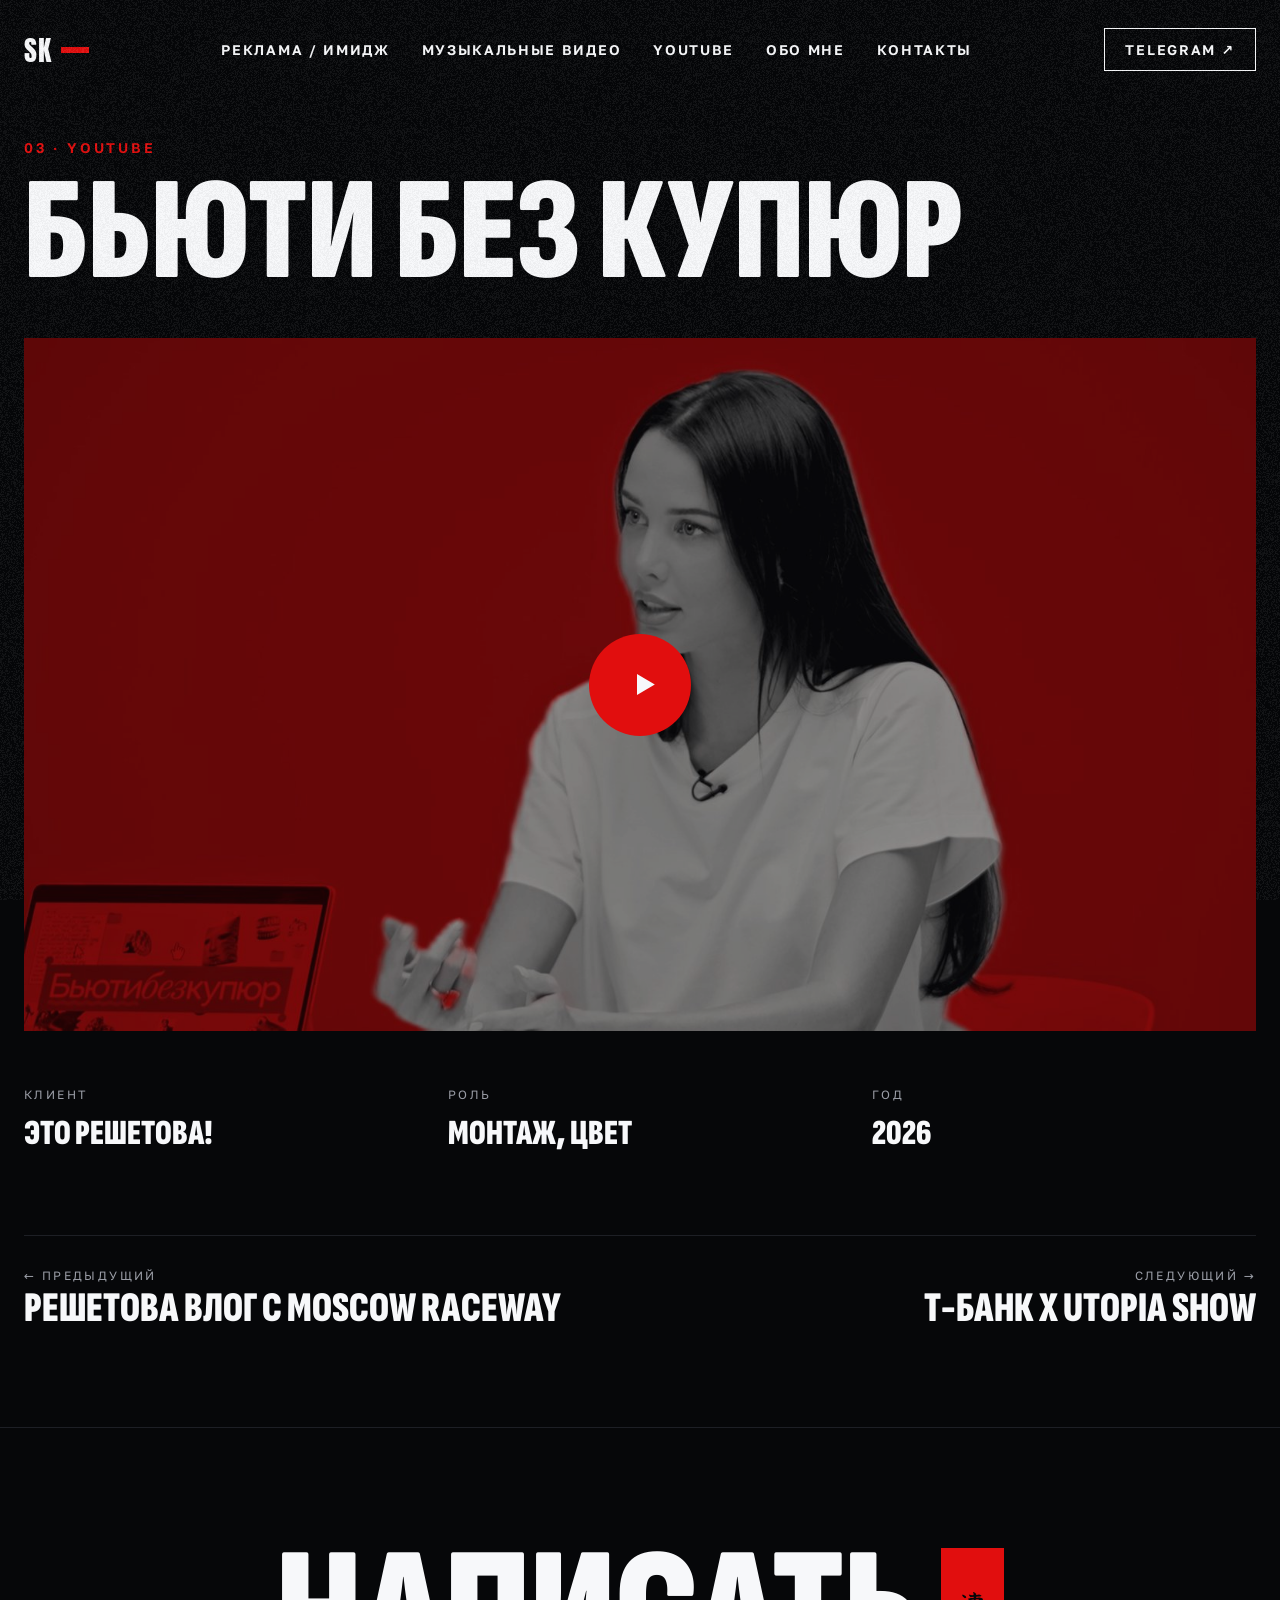
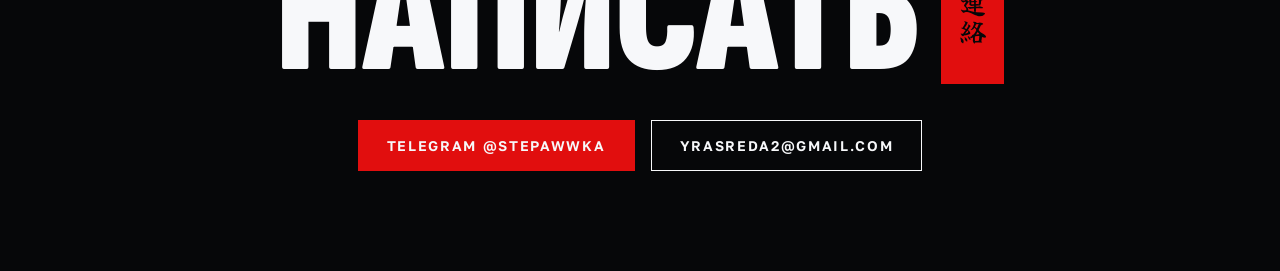
<file: work/beauty-bez-kupyur/index.html>
<!doctype html>
<html lang="ru">
<head>
<meta charset="utf-8">
<meta name="viewport" content="width=device-width, initial-scale=1">
<title>Бьюти без купюр — Stepan Korovkin</title>
<meta name="description" content="Бьюти без купюр. YouTube. Монтаж — Stepan Korovkin.">
<meta property="og:type" content="website">
<meta property="og:title" content="Бьюти без купюр — Stepan Korovkin">
<meta property="og:description" content="Бьюти без купюр. YouTube. Монтаж — Stepan Korovkin.">
<meta property="og:image" content="../../assets/img/og.jpg">
<meta name="theme-color" content="#060709">
<link rel="icon" href="data:image/svg+xml,%3Csvg%20xmlns%3D%22http%3A//www.w3.org/2000/svg%22%20viewBox%3D%220%200%2064%2064%22%3E%3Crect%20width%3D%2264%22%20height%3D%2264%22%20fill%3D%22%23060709%22/%3E%3Ctext%20x%3D%2232%22%20y%3D%2244%22%20font-family%3D%22Impact%2CArial%20Narrow%2Csans-serif%22%20font-size%3D%2234%22%20fill%3D%22%23F7F8FA%22%20text-anchor%3D%22middle%22%3ESK%3C/text%3E%3Crect%20x%3D%228%22%20y%3D%2234%22%20width%3D%2248%22%20height%3D%226%22%20fill%3D%22%23E10E0E%22/%3E%3C/svg%3E">
<link rel="preload" href="../../assets/fonts/anton-latin.woff2" as="font" type="font/woff2" crossorigin>
<link rel="preload" href="../../assets/fonts/sofia-latin-900.woff2" as="font" type="font/woff2" crossorigin>
<link rel="preload" href="../../assets/fonts/sofia-cyrillic-900.woff2" as="font" type="font/woff2" crossorigin>
<link rel="preload" href="../../assets/fonts/yuji-kana.woff2" as="font" type="font/woff2" crossorigin>
<link rel="stylesheet" href="../../assets/style.css?v=1369275f">
</head>
<body>
<header class="wrap top">
<a class="mark" href="../../" aria-label="Stepan Korovkin — на главную">SK</a>
<nav class="nav" aria-label="Разделы">
<a href="../../#ads"><span class="l">Реклама / имидж</span><span class="s">Реклама</span></a>
<a href="../../#music"><span class="l">Музыкальные видео</span><span class="s">Клипы</span></a>
<a href="../../#youtube"><span class="l">YouTube</span><span class="s">YouTube</span></a>
<a href="#about" data-about-open><span class="l">Обо мне</span><span class="s">Обо мне</span></a>
<a href="../../#contact"><span class="l">Контакты</span><span class="s">Контакты</span></a>
</nav>
<a class="btn small" href="https://t.me/stepawwka" target="_blank" rel="noopener">Telegram ↗</a>
</header>
<main>
<section class="wrap p-head">
<p class="cat">03 · YouTube</p>
<h1>Бьюти без купюр</h1>
</section>
<div class="wrap"><div class="player" data-src="https://www.youtube-nocookie.com/embed/B_NFsDjrGR0?rel=0&amp;modestbranding=1&amp;autoplay=1" data-title="Бьюти без купюр"><button class="poster" type="button" aria-label="Смотреть: Бьюти без купюр"><img src="../../assets/img/beauty.jpg?v=f98b8aa9" alt="" decoding="async"><img class="alt" src="../../assets/img/beauty-color.jpg?v=59902009" alt="" decoding="async"><span class="play" aria-hidden="true"><svg viewBox="0 0 24 24"><path d="M8 5.5v13l11-6.5z"/></svg></span></button><noscript><iframe src="https://www.youtube-nocookie.com/embed/B_NFsDjrGR0?rel=0&amp;modestbranding=1" title="Бьюти без купюр" allow="autoplay; fullscreen; picture-in-picture; encrypted-media; gyroscope; accelerometer; clipboard-write; screen-wake-lock" allowfullscreen></iframe></noscript></div></div>
<section class="wrap">
<div class="facts"><div><span>Клиент</span><strong>Это Решетова!</strong></div><div><span>Роль</span><strong>Монтаж, цвет</strong></div><div><span>Год</span><strong>2026</strong></div></div>
<nav class="pn" aria-label="Соседние проекты">
<a href="../../work/reshetova-moscow-raceway/"><span>← Предыдущий</span><strong>Решетова влог с Moscow Raceway</strong></a>
<a class="next" href="../../work/tbank-utopia/"><span>Следующий →</span><strong>Т-Банк X Utopia Show</strong></a>
</nav>
</section>
</main>
<footer id="contact" class="foot">
<div class="foot-h"><h2>Написать</h2><div class="tag" aria-hidden="true"><span class="tag-k" lang="ja"><span>連</span><span>絡</span></span></div></div>
<div class="btns">
<a class="btn fill" href="https://t.me/stepawwka" target="_blank" rel="noopener">Telegram @STEPAWWKA</a>
<a class="btn" href="mailto:yrasreda2@gmail.com">YRASREDA2@GMAIL.COM</a>
</div>
</footer>
<div id="about" class="about" role="dialog" aria-modal="true" aria-labelledby="about-title">
<a class="about-bg" href="#" data-about-close aria-label="Закрыть"></a>
<aside class="about-panel" tabindex="-1">
<div class="about-top"><span>Обо мне</span><a class="about-x" href="#" data-about-close aria-label="Закрыть">✕</a></div>
<div class="about-photo"><i></i><i></i><i></i><i></i><div class="about-photo-in"><img src="../../assets/img/me.jpg?v=c651c516" alt="Stepan Korovkin" loading="lazy" decoding="async"><img class="alt" src="../../assets/img/me-color.jpg?v=ccca5686" alt="" loading="lazy" decoding="async"></div></div>
<h2 id="about-title" class="sr">Обо мне — Stepan Korovkin</h2>
<p class="about-lead">Привет, я Стёпа! Свой путь в монтаже и создании историй я начал, когда мне было 10 лет. Тогда я впервые стал искать язык, чтобы делиться своими идеями и эмоциями. Прошло много лет, сменилось множество программ и подходов к работе, но остались главные вопросы, на которые я отвечаю в каждом своем проекте: какую эмоцию мы хотим вызвать у зрителя, какую идею несет наш ролик и как все это сложится в единое целое?</p>
<p>Мое основное направление — <b>реклама и имиджевые ролики</b>. Над такими проектами работал в двух форматах: как в составе крупной команды с четко распределенными ролями, так и самостоятельно, закрывая весь пост-продакшен более камерных проектов — монтаж, цвет, саунд-дизайн и <a class="about-link" href="../../motion/">моушен-дизайн</a>.</p><p>Кроме этого, я работал над музыкальными видео, образовательным контентом, короткометражным кино, роликами для социальных сетей, а также выполнял монтаж на площадке.</p><p>Сейчас я активно развиваюсь в направлении YouTube и документальных форматов: мне интересно рассказывать истории, которые цепляют, обладают характером и держат внимание зрителя продолжительное время.</p>
<ul class="about-chips"><li class="main">Реклама / имидж</li><li class="">YouTube</li><li class="">Док-формат</li><li class="more">Клипы</li><li class="more">Короткий метр</li><li class="more">Образовательный контент</li><li class="more">Ролики для соцсетей</li><li class="more">Интервью</li><li class="more">Корпоративные ролики</li><li class="more">Репортаж</li><li class="more">Монтаж на площадке</li></ul>
<p class="about-cta">Если у вас есть проект — напишите мне!</p>
<div class="about-btns"><a class="btn fill" href="https://t.me/stepawwka" target="_blank" rel="noopener">Telegram @STEPAWWKA</a>
<a class="btn" href="mailto:yrasreda2@gmail.com">YRASREDA2@GMAIL.COM</a></div>
</aside>
</div>
<script>
(function () {
  document.documentElement.classList.add('js');
  var box = document.getElementById('about'), panel = box.querySelector('.about-panel'), last = null;
  function open(e) {
    if (e) e.preventDefault();
    last = document.activeElement; box.classList.add('open'); document.body.classList.add('noscroll');
    history.replaceState(null, '', '#about'); setTimeout(function () { panel.focus(); }, 50);
  }
  function close(e) {
    if (e) e.preventDefault();
    box.classList.remove('open'); document.body.classList.remove('noscroll');
    history.replaceState(null, '', location.pathname + location.search);
    if (last) last.focus();
  }
  document.querySelectorAll('[data-about-open]').forEach(function (a) { a.addEventListener('click', open); });
  box.querySelectorAll('[data-about-close]').forEach(function (a) { a.addEventListener('click', close); });
  document.addEventListener('keydown', function (e) { if (e.key === 'Escape' && box.classList.contains('open')) close(e); });
  if (location.hash === '#about') open();
})();
</script>
<script>
(function () {
  if (!window.matchMedia || !matchMedia('(hover: none)').matches || !('IntersectionObserver' in window)) return;
  if (matchMedia('(prefers-reduced-motion: reduce)').matches) return;
  var io = new IntersectionObserver(function (es) {
    es.forEach(function (e) { e.target.classList.toggle('live', e.isIntersecting); });
  }, { rootMargin: '-46% 0px -46% 0px' });
  document.querySelectorAll('.card.has-cover, .poster, .about-photo').forEach(function (el) { io.observe(el); });
})();
</script>
<script>
document.querySelectorAll('.player[data-src] .poster').forEach(function (b) {
  b.addEventListener('click', function () {
    var p = b.parentElement, f = document.createElement('iframe');
    f.src = p.dataset.src; f.title = p.dataset.title; f.allow = 'autoplay; fullscreen; picture-in-picture; encrypted-media; gyroscope; accelerometer; clipboard-write; screen-wake-lock';
    f.allowFullscreen = true; f.referrerPolicy = 'strict-origin-when-cross-origin';
    p.replaceChildren(f); f.focus();
  });
});
</script>
</body>
</html>
</file>
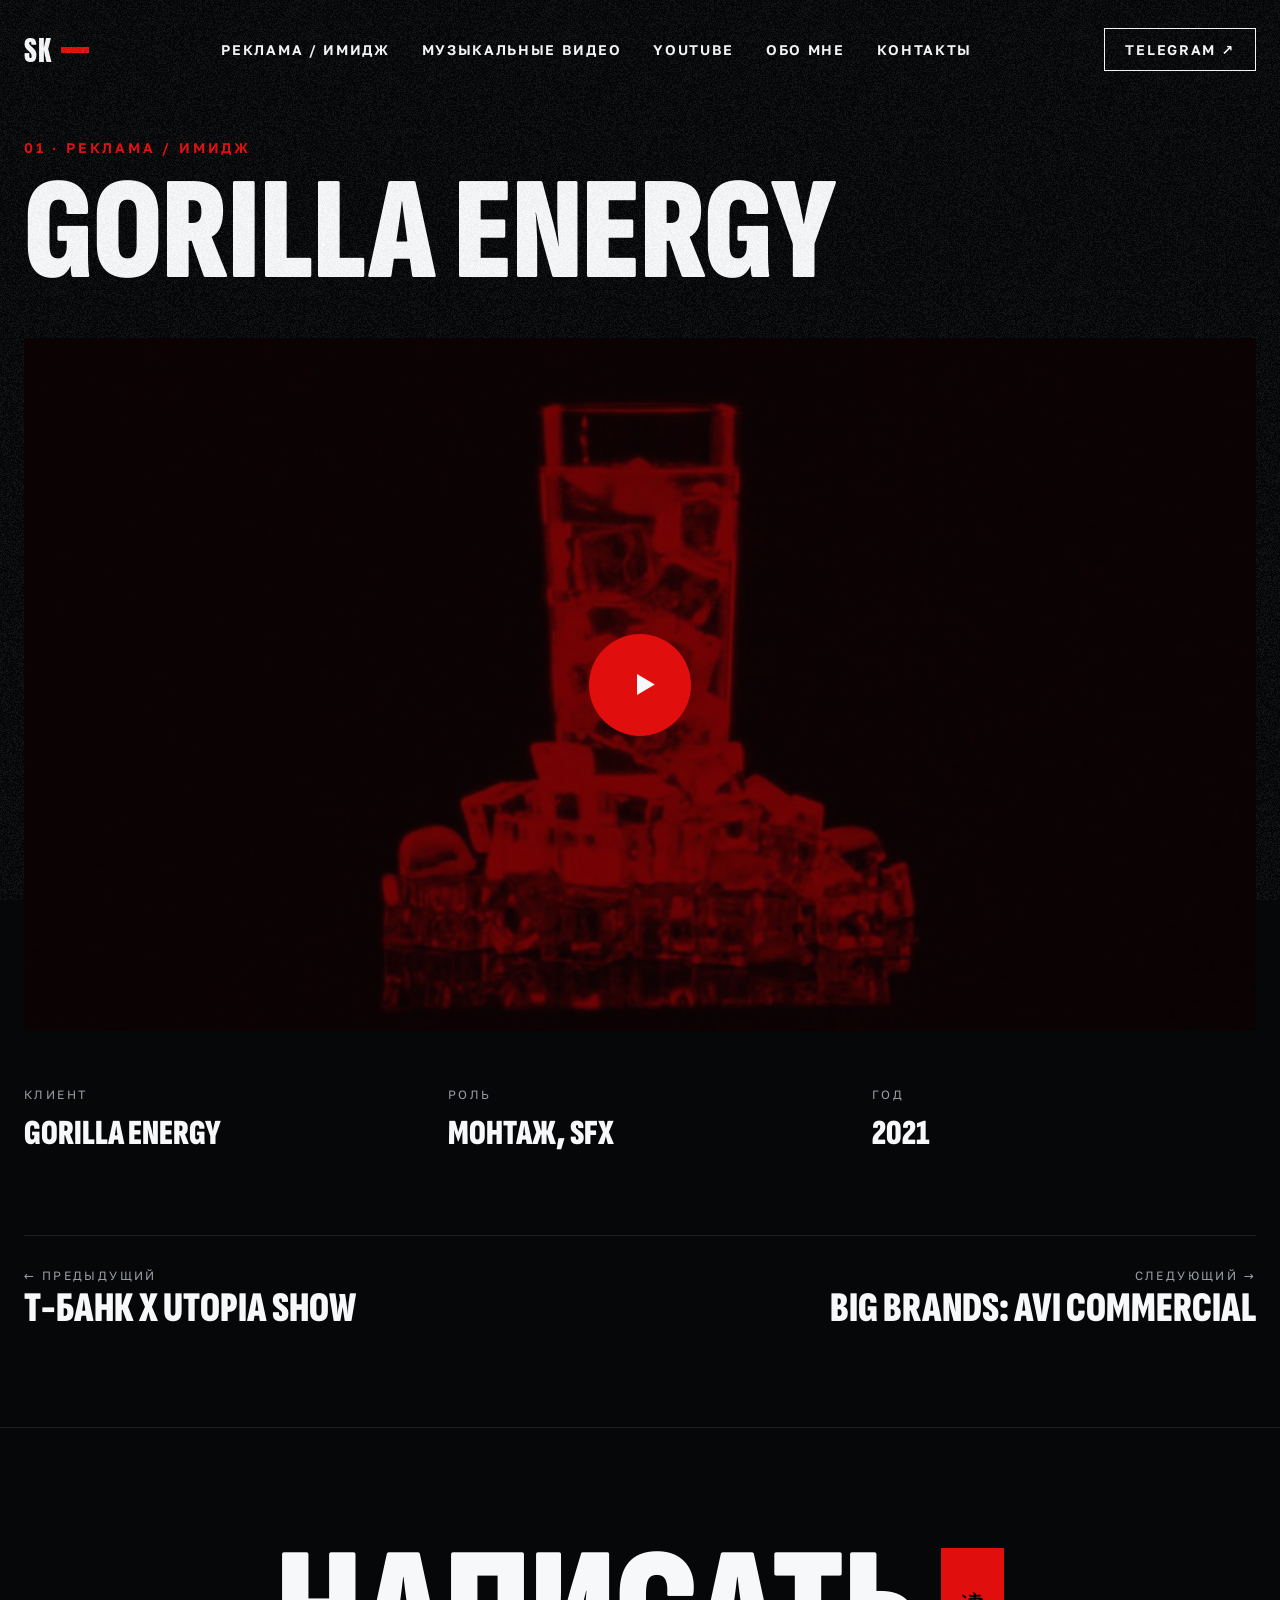
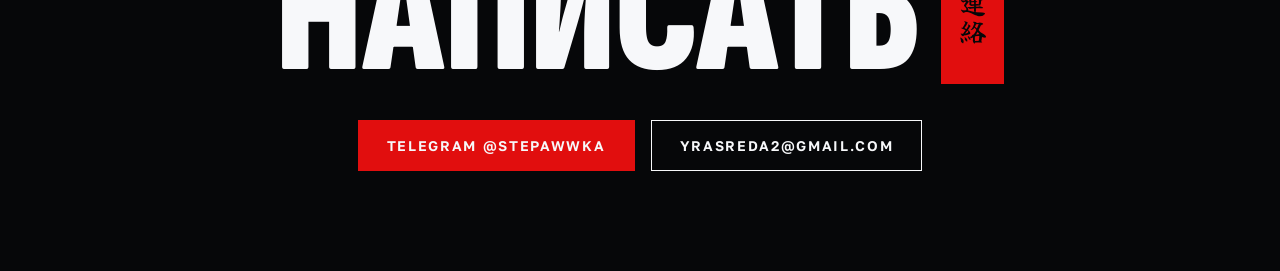
<file: work/gorilla-energy/index.html>
<!doctype html>
<html lang="ru">
<head>
<meta charset="utf-8">
<meta name="viewport" content="width=device-width, initial-scale=1">
<title>Gorilla Energy — Stepan Korovkin</title>
<meta name="description" content="Gorilla Energy. Реклама / имидж. Монтаж — Stepan Korovkin.">
<meta property="og:type" content="website">
<meta property="og:title" content="Gorilla Energy — Stepan Korovkin">
<meta property="og:description" content="Gorilla Energy. Реклама / имидж. Монтаж — Stepan Korovkin.">
<meta property="og:image" content="../../assets/img/og.jpg">
<meta name="theme-color" content="#060709">
<link rel="icon" href="data:image/svg+xml,%3Csvg%20xmlns%3D%22http%3A//www.w3.org/2000/svg%22%20viewBox%3D%220%200%2064%2064%22%3E%3Crect%20width%3D%2264%22%20height%3D%2264%22%20fill%3D%22%23060709%22/%3E%3Ctext%20x%3D%2232%22%20y%3D%2244%22%20font-family%3D%22Impact%2CArial%20Narrow%2Csans-serif%22%20font-size%3D%2234%22%20fill%3D%22%23F7F8FA%22%20text-anchor%3D%22middle%22%3ESK%3C/text%3E%3Crect%20x%3D%228%22%20y%3D%2234%22%20width%3D%2248%22%20height%3D%226%22%20fill%3D%22%23E10E0E%22/%3E%3C/svg%3E">
<link rel="preload" href="../../assets/fonts/anton-latin.woff2" as="font" type="font/woff2" crossorigin>
<link rel="preload" href="../../assets/fonts/sofia-latin-900.woff2" as="font" type="font/woff2" crossorigin>
<link rel="preload" href="../../assets/fonts/sofia-cyrillic-900.woff2" as="font" type="font/woff2" crossorigin>
<link rel="preload" href="../../assets/fonts/yuji-kana.woff2" as="font" type="font/woff2" crossorigin>
<link rel="stylesheet" href="../../assets/style.css?v=1369275f">
</head>
<body>
<header class="wrap top">
<a class="mark" href="../../" aria-label="Stepan Korovkin — на главную">SK</a>
<nav class="nav" aria-label="Разделы">
<a href="../../#ads"><span class="l">Реклама / имидж</span><span class="s">Реклама</span></a>
<a href="../../#music"><span class="l">Музыкальные видео</span><span class="s">Клипы</span></a>
<a href="../../#youtube"><span class="l">YouTube</span><span class="s">YouTube</span></a>
<a href="#about" data-about-open><span class="l">Обо мне</span><span class="s">Обо мне</span></a>
<a href="../../#contact"><span class="l">Контакты</span><span class="s">Контакты</span></a>
</nav>
<a class="btn small" href="https://t.me/stepawwka" target="_blank" rel="noopener">Telegram ↗</a>
</header>
<main>
<section class="wrap p-head">
<p class="cat">01 · Реклама / имидж</p>
<h1>Gorilla Energy</h1>
</section>
<div class="wrap"><div class="player" data-src="https://kinescope.io/embed/933325d1-2197-434f-8422-750ce5ca9934?title=false&amp;dnt=1&amp;autoplay=1" data-title="Gorilla Energy"><button class="poster" type="button" aria-label="Смотреть: Gorilla Energy"><img src="../../assets/img/gorilla.jpg?v=bd6098e1" alt="" decoding="async"><img class="alt" src="../../assets/img/gorilla-color.jpg?v=8fd5b9a2" alt="" decoding="async"><span class="play" aria-hidden="true"><svg viewBox="0 0 24 24"><path d="M8 5.5v13l11-6.5z"/></svg></span></button><noscript><iframe src="https://kinescope.io/embed/933325d1-2197-434f-8422-750ce5ca9934?title=false&amp;dnt=1" title="Gorilla Energy" allow="autoplay; fullscreen; picture-in-picture; encrypted-media; gyroscope; accelerometer; clipboard-write; screen-wake-lock" allowfullscreen></iframe></noscript></div></div>
<section class="wrap">
<div class="facts"><div><span>Клиент</span><strong>Gorilla Energy</strong></div><div><span>Роль</span><strong>Монтаж, SFX</strong></div><div><span>Год</span><strong>2021</strong></div></div>
<nav class="pn" aria-label="Соседние проекты">
<a href="../../work/tbank-utopia/"><span>← Предыдущий</span><strong>Т-Банк X Utopia Show</strong></a>
<a class="next" href="../../work/avi/"><span>Следующий →</span><strong>Big Brands: AVI Commercial</strong></a>
</nav>
</section>
</main>
<footer id="contact" class="foot">
<div class="foot-h"><h2>Написать</h2><div class="tag" aria-hidden="true"><span class="tag-k" lang="ja"><span>連</span><span>絡</span></span></div></div>
<div class="btns">
<a class="btn fill" href="https://t.me/stepawwka" target="_blank" rel="noopener">Telegram @STEPAWWKA</a>
<a class="btn" href="mailto:yrasreda2@gmail.com">YRASREDA2@GMAIL.COM</a>
</div>
</footer>
<div id="about" class="about" role="dialog" aria-modal="true" aria-labelledby="about-title">
<a class="about-bg" href="#" data-about-close aria-label="Закрыть"></a>
<aside class="about-panel" tabindex="-1">
<div class="about-top"><span>Обо мне</span><a class="about-x" href="#" data-about-close aria-label="Закрыть">✕</a></div>
<div class="about-photo"><i></i><i></i><i></i><i></i><div class="about-photo-in"><img src="../../assets/img/me.jpg?v=c651c516" alt="Stepan Korovkin" loading="lazy" decoding="async"><img class="alt" src="../../assets/img/me-color.jpg?v=ccca5686" alt="" loading="lazy" decoding="async"></div></div>
<h2 id="about-title" class="sr">Обо мне — Stepan Korovkin</h2>
<p class="about-lead">Привет, я Стёпа! Свой путь в монтаже и создании историй я начал, когда мне было 10 лет. Тогда я впервые стал искать язык, чтобы делиться своими идеями и эмоциями. Прошло много лет, сменилось множество программ и подходов к работе, но остались главные вопросы, на которые я отвечаю в каждом своем проекте: какую эмоцию мы хотим вызвать у зрителя, какую идею несет наш ролик и как все это сложится в единое целое?</p>
<p>Мое основное направление — <b>реклама и имиджевые ролики</b>. Над такими проектами работал в двух форматах: как в составе крупной команды с четко распределенными ролями, так и самостоятельно, закрывая весь пост-продакшен более камерных проектов — монтаж, цвет, саунд-дизайн и <a class="about-link" href="../../motion/">моушен-дизайн</a>.</p><p>Кроме этого, я работал над музыкальными видео, образовательным контентом, короткометражным кино, роликами для социальных сетей, а также выполнял монтаж на площадке.</p><p>Сейчас я активно развиваюсь в направлении YouTube и документальных форматов: мне интересно рассказывать истории, которые цепляют, обладают характером и держат внимание зрителя продолжительное время.</p>
<ul class="about-chips"><li class="main">Реклама / имидж</li><li class="">YouTube</li><li class="">Док-формат</li><li class="more">Клипы</li><li class="more">Короткий метр</li><li class="more">Образовательный контент</li><li class="more">Ролики для соцсетей</li><li class="more">Интервью</li><li class="more">Корпоративные ролики</li><li class="more">Репортаж</li><li class="more">Монтаж на площадке</li></ul>
<p class="about-cta">Если у вас есть проект — напишите мне!</p>
<div class="about-btns"><a class="btn fill" href="https://t.me/stepawwka" target="_blank" rel="noopener">Telegram @STEPAWWKA</a>
<a class="btn" href="mailto:yrasreda2@gmail.com">YRASREDA2@GMAIL.COM</a></div>
</aside>
</div>
<script>
(function () {
  document.documentElement.classList.add('js');
  var box = document.getElementById('about'), panel = box.querySelector('.about-panel'), last = null;
  function open(e) {
    if (e) e.preventDefault();
    last = document.activeElement; box.classList.add('open'); document.body.classList.add('noscroll');
    history.replaceState(null, '', '#about'); setTimeout(function () { panel.focus(); }, 50);
  }
  function close(e) {
    if (e) e.preventDefault();
    box.classList.remove('open'); document.body.classList.remove('noscroll');
    history.replaceState(null, '', location.pathname + location.search);
    if (last) last.focus();
  }
  document.querySelectorAll('[data-about-open]').forEach(function (a) { a.addEventListener('click', open); });
  box.querySelectorAll('[data-about-close]').forEach(function (a) { a.addEventListener('click', close); });
  document.addEventListener('keydown', function (e) { if (e.key === 'Escape' && box.classList.contains('open')) close(e); });
  if (location.hash === '#about') open();
})();
</script>
<script>
(function () {
  if (!window.matchMedia || !matchMedia('(hover: none)').matches || !('IntersectionObserver' in window)) return;
  if (matchMedia('(prefers-reduced-motion: reduce)').matches) return;
  var io = new IntersectionObserver(function (es) {
    es.forEach(function (e) { e.target.classList.toggle('live', e.isIntersecting); });
  }, { rootMargin: '-46% 0px -46% 0px' });
  document.querySelectorAll('.card.has-cover, .poster, .about-photo').forEach(function (el) { io.observe(el); });
})();
</script>
<script>
document.querySelectorAll('.player[data-src] .poster').forEach(function (b) {
  b.addEventListener('click', function () {
    var p = b.parentElement, f = document.createElement('iframe');
    f.src = p.dataset.src; f.title = p.dataset.title; f.allow = 'autoplay; fullscreen; picture-in-picture; encrypted-media; gyroscope; accelerometer; clipboard-write; screen-wake-lock';
    f.allowFullscreen = true; f.referrerPolicy = 'strict-origin-when-cross-origin';
    p.replaceChildren(f); f.focus();
  });
});
</script>
</body>
</html>
</file>
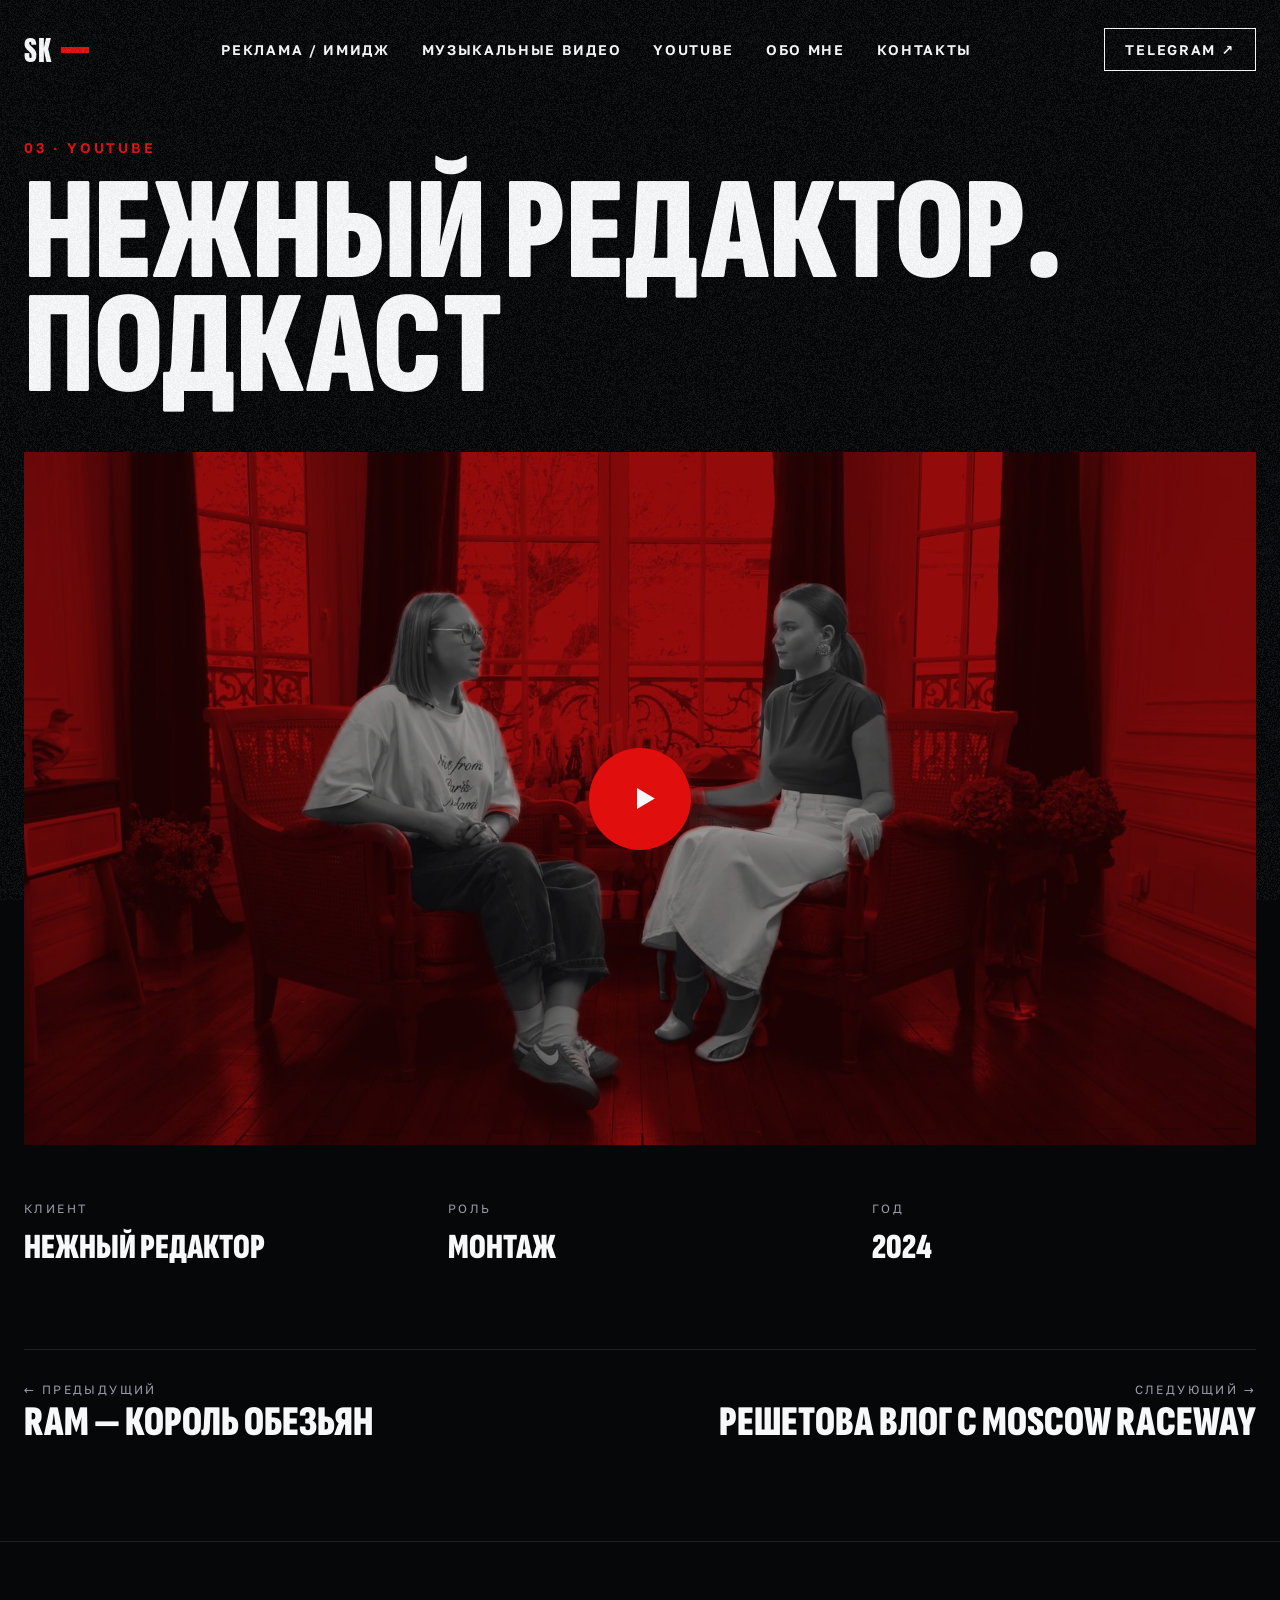
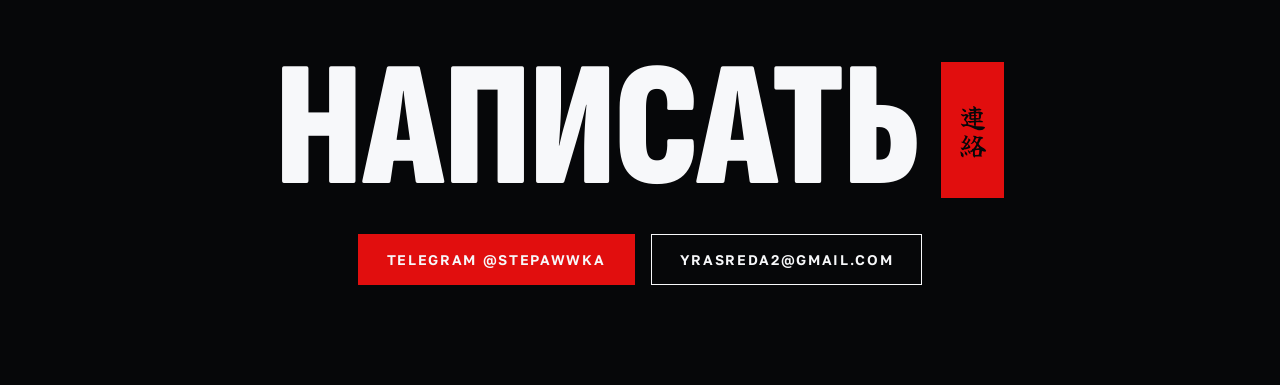
<file: work/nezhny-redaktor/index.html>
<!doctype html>
<html lang="ru">
<head>
<meta charset="utf-8">
<meta name="viewport" content="width=device-width, initial-scale=1">
<title>Нежный Редактор. Подкаст — Stepan Korovkin</title>
<meta name="description" content="Нежный Редактор. Подкаст. YouTube. Монтаж — Stepan Korovkin.">
<meta property="og:type" content="website">
<meta property="og:title" content="Нежный Редактор. Подкаст — Stepan Korovkin">
<meta property="og:description" content="Нежный Редактор. Подкаст. YouTube. Монтаж — Stepan Korovkin.">
<meta property="og:image" content="../../assets/img/og.jpg">
<meta name="theme-color" content="#060709">
<link rel="icon" href="data:image/svg+xml,%3Csvg%20xmlns%3D%22http%3A//www.w3.org/2000/svg%22%20viewBox%3D%220%200%2064%2064%22%3E%3Crect%20width%3D%2264%22%20height%3D%2264%22%20fill%3D%22%23060709%22/%3E%3Ctext%20x%3D%2232%22%20y%3D%2244%22%20font-family%3D%22Impact%2CArial%20Narrow%2Csans-serif%22%20font-size%3D%2234%22%20fill%3D%22%23F7F8FA%22%20text-anchor%3D%22middle%22%3ESK%3C/text%3E%3Crect%20x%3D%228%22%20y%3D%2234%22%20width%3D%2248%22%20height%3D%226%22%20fill%3D%22%23E10E0E%22/%3E%3C/svg%3E">
<link rel="preload" href="../../assets/fonts/anton-latin.woff2" as="font" type="font/woff2" crossorigin>
<link rel="preload" href="../../assets/fonts/sofia-latin-900.woff2" as="font" type="font/woff2" crossorigin>
<link rel="preload" href="../../assets/fonts/sofia-cyrillic-900.woff2" as="font" type="font/woff2" crossorigin>
<link rel="preload" href="../../assets/fonts/yuji-kana.woff2" as="font" type="font/woff2" crossorigin>
<link rel="stylesheet" href="../../assets/style.css?v=1369275f">
</head>
<body>
<header class="wrap top">
<a class="mark" href="../../" aria-label="Stepan Korovkin — на главную">SK</a>
<nav class="nav" aria-label="Разделы">
<a href="../../#ads"><span class="l">Реклама / имидж</span><span class="s">Реклама</span></a>
<a href="../../#music"><span class="l">Музыкальные видео</span><span class="s">Клипы</span></a>
<a href="../../#youtube"><span class="l">YouTube</span><span class="s">YouTube</span></a>
<a href="#about" data-about-open><span class="l">Обо мне</span><span class="s">Обо мне</span></a>
<a href="../../#contact"><span class="l">Контакты</span><span class="s">Контакты</span></a>
</nav>
<a class="btn small" href="https://t.me/stepawwka" target="_blank" rel="noopener">Telegram ↗</a>
</header>
<main>
<section class="wrap p-head">
<p class="cat">03 · YouTube</p>
<h1>Нежный Редактор. Подкаст</h1>
</section>
<div class="wrap"><div class="player" data-src="https://www.youtube-nocookie.com/embed/ormiyZperCQ?rel=0&amp;modestbranding=1&amp;autoplay=1" data-title="Нежный Редактор. Подкаст"><button class="poster" type="button" aria-label="Смотреть: Нежный Редактор. Подкаст"><img src="../../assets/img/nezhny.jpg?v=19ef74e8" alt="" decoding="async"><img class="alt" src="../../assets/img/nezhny-color.jpg?v=db4fc945" alt="" decoding="async"><span class="play" aria-hidden="true"><svg viewBox="0 0 24 24"><path d="M8 5.5v13l11-6.5z"/></svg></span></button><noscript><iframe src="https://www.youtube-nocookie.com/embed/ormiyZperCQ?rel=0&amp;modestbranding=1" title="Нежный Редактор. Подкаст" allow="autoplay; fullscreen; picture-in-picture; encrypted-media; gyroscope; accelerometer; clipboard-write; screen-wake-lock" allowfullscreen></iframe></noscript></div></div>
<section class="wrap">
<div class="facts"><div><span>Клиент</span><strong>Нежный редактор</strong></div><div><span>Роль</span><strong>Монтаж</strong></div><div><span>Год</span><strong>2024</strong></div></div>
<nav class="pn" aria-label="Соседние проекты">
<a href="../../work/ram-king-of-monkeys/"><span>← Предыдущий</span><strong>RAM — Король Обезьян</strong></a>
<a class="next" href="../../work/reshetova-moscow-raceway/"><span>Следующий →</span><strong>Решетова влог с Moscow Raceway</strong></a>
</nav>
</section>
</main>
<footer id="contact" class="foot">
<div class="foot-h"><h2>Написать</h2><div class="tag" aria-hidden="true"><span class="tag-k" lang="ja"><span>連</span><span>絡</span></span></div></div>
<div class="btns">
<a class="btn fill" href="https://t.me/stepawwka" target="_blank" rel="noopener">Telegram @STEPAWWKA</a>
<a class="btn" href="mailto:yrasreda2@gmail.com">YRASREDA2@GMAIL.COM</a>
</div>
</footer>
<div id="about" class="about" role="dialog" aria-modal="true" aria-labelledby="about-title">
<a class="about-bg" href="#" data-about-close aria-label="Закрыть"></a>
<aside class="about-panel" tabindex="-1">
<div class="about-top"><span>Обо мне</span><a class="about-x" href="#" data-about-close aria-label="Закрыть">✕</a></div>
<div class="about-photo"><i></i><i></i><i></i><i></i><div class="about-photo-in"><img src="../../assets/img/me.jpg?v=c651c516" alt="Stepan Korovkin" loading="lazy" decoding="async"><img class="alt" src="../../assets/img/me-color.jpg?v=ccca5686" alt="" loading="lazy" decoding="async"></div></div>
<h2 id="about-title" class="sr">Обо мне — Stepan Korovkin</h2>
<p class="about-lead">Привет, я Стёпа! Свой путь в монтаже и создании историй я начал, когда мне было 10 лет. Тогда я впервые стал искать язык, чтобы делиться своими идеями и эмоциями. Прошло много лет, сменилось множество программ и подходов к работе, но остались главные вопросы, на которые я отвечаю в каждом своем проекте: какую эмоцию мы хотим вызвать у зрителя, какую идею несет наш ролик и как все это сложится в единое целое?</p>
<p>Мое основное направление — <b>реклама и имиджевые ролики</b>. Над такими проектами работал в двух форматах: как в составе крупной команды с четко распределенными ролями, так и самостоятельно, закрывая весь пост-продакшен более камерных проектов — монтаж, цвет, саунд-дизайн и <a class="about-link" href="../../motion/">моушен-дизайн</a>.</p><p>Кроме этого, я работал над музыкальными видео, образовательным контентом, короткометражным кино, роликами для социальных сетей, а также выполнял монтаж на площадке.</p><p>Сейчас я активно развиваюсь в направлении YouTube и документальных форматов: мне интересно рассказывать истории, которые цепляют, обладают характером и держат внимание зрителя продолжительное время.</p>
<ul class="about-chips"><li class="main">Реклама / имидж</li><li class="">YouTube</li><li class="">Док-формат</li><li class="more">Клипы</li><li class="more">Короткий метр</li><li class="more">Образовательный контент</li><li class="more">Ролики для соцсетей</li><li class="more">Интервью</li><li class="more">Корпоративные ролики</li><li class="more">Репортаж</li><li class="more">Монтаж на площадке</li></ul>
<p class="about-cta">Если у вас есть проект — напишите мне!</p>
<div class="about-btns"><a class="btn fill" href="https://t.me/stepawwka" target="_blank" rel="noopener">Telegram @STEPAWWKA</a>
<a class="btn" href="mailto:yrasreda2@gmail.com">YRASREDA2@GMAIL.COM</a></div>
</aside>
</div>
<script>
(function () {
  document.documentElement.classList.add('js');
  var box = document.getElementById('about'), panel = box.querySelector('.about-panel'), last = null;
  function open(e) {
    if (e) e.preventDefault();
    last = document.activeElement; box.classList.add('open'); document.body.classList.add('noscroll');
    history.replaceState(null, '', '#about'); setTimeout(function () { panel.focus(); }, 50);
  }
  function close(e) {
    if (e) e.preventDefault();
    box.classList.remove('open'); document.body.classList.remove('noscroll');
    history.replaceState(null, '', location.pathname + location.search);
    if (last) last.focus();
  }
  document.querySelectorAll('[data-about-open]').forEach(function (a) { a.addEventListener('click', open); });
  box.querySelectorAll('[data-about-close]').forEach(function (a) { a.addEventListener('click', close); });
  document.addEventListener('keydown', function (e) { if (e.key === 'Escape' && box.classList.contains('open')) close(e); });
  if (location.hash === '#about') open();
})();
</script>
<script>
(function () {
  if (!window.matchMedia || !matchMedia('(hover: none)').matches || !('IntersectionObserver' in window)) return;
  if (matchMedia('(prefers-reduced-motion: reduce)').matches) return;
  var io = new IntersectionObserver(function (es) {
    es.forEach(function (e) { e.target.classList.toggle('live', e.isIntersecting); });
  }, { rootMargin: '-46% 0px -46% 0px' });
  document.querySelectorAll('.card.has-cover, .poster, .about-photo').forEach(function (el) { io.observe(el); });
})();
</script>
<script>
document.querySelectorAll('.player[data-src] .poster').forEach(function (b) {
  b.addEventListener('click', function () {
    var p = b.parentElement, f = document.createElement('iframe');
    f.src = p.dataset.src; f.title = p.dataset.title; f.allow = 'autoplay; fullscreen; picture-in-picture; encrypted-media; gyroscope; accelerometer; clipboard-write; screen-wake-lock';
    f.allowFullscreen = true; f.referrerPolicy = 'strict-origin-when-cross-origin';
    p.replaceChildren(f); f.focus();
  });
});
</script>
</body>
</html>
</file>
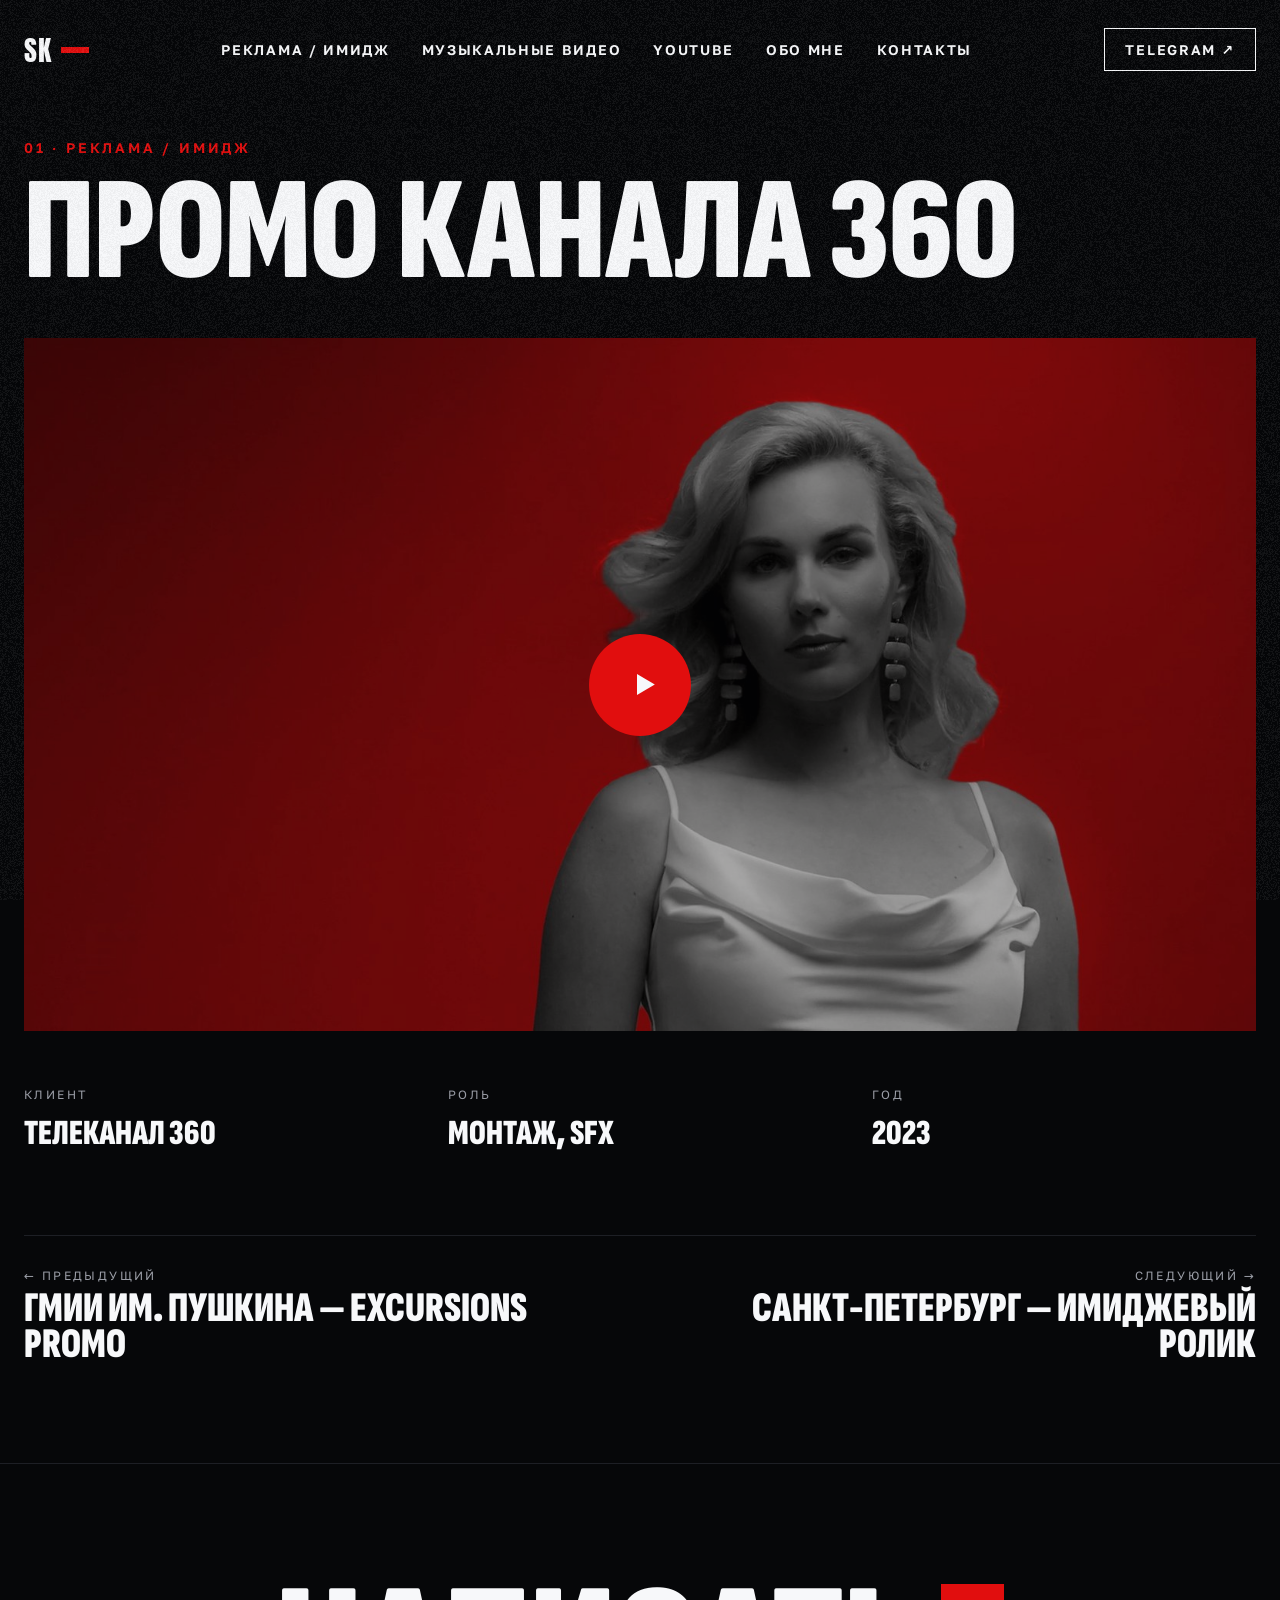
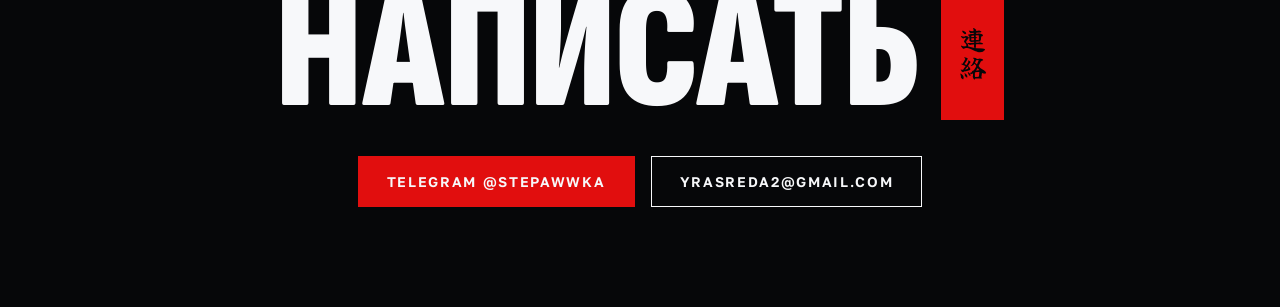
<file: work/promo-360/index.html>
<!doctype html>
<html lang="ru">
<head>
<meta charset="utf-8">
<meta name="viewport" content="width=device-width, initial-scale=1">
<title>Промо канала 360 — Stepan Korovkin</title>
<meta name="description" content="Промо канала 360. Реклама / имидж. Монтаж — Stepan Korovkin.">
<meta property="og:type" content="website">
<meta property="og:title" content="Промо канала 360 — Stepan Korovkin">
<meta property="og:description" content="Промо канала 360. Реклама / имидж. Монтаж — Stepan Korovkin.">
<meta property="og:image" content="../../assets/img/og.jpg">
<meta name="theme-color" content="#060709">
<link rel="icon" href="data:image/svg+xml,%3Csvg%20xmlns%3D%22http%3A//www.w3.org/2000/svg%22%20viewBox%3D%220%200%2064%2064%22%3E%3Crect%20width%3D%2264%22%20height%3D%2264%22%20fill%3D%22%23060709%22/%3E%3Ctext%20x%3D%2232%22%20y%3D%2244%22%20font-family%3D%22Impact%2CArial%20Narrow%2Csans-serif%22%20font-size%3D%2234%22%20fill%3D%22%23F7F8FA%22%20text-anchor%3D%22middle%22%3ESK%3C/text%3E%3Crect%20x%3D%228%22%20y%3D%2234%22%20width%3D%2248%22%20height%3D%226%22%20fill%3D%22%23E10E0E%22/%3E%3C/svg%3E">
<link rel="preload" href="../../assets/fonts/anton-latin.woff2" as="font" type="font/woff2" crossorigin>
<link rel="preload" href="../../assets/fonts/sofia-latin-900.woff2" as="font" type="font/woff2" crossorigin>
<link rel="preload" href="../../assets/fonts/sofia-cyrillic-900.woff2" as="font" type="font/woff2" crossorigin>
<link rel="preload" href="../../assets/fonts/yuji-kana.woff2" as="font" type="font/woff2" crossorigin>
<link rel="stylesheet" href="../../assets/style.css?v=1369275f">
</head>
<body>
<header class="wrap top">
<a class="mark" href="../../" aria-label="Stepan Korovkin — на главную">SK</a>
<nav class="nav" aria-label="Разделы">
<a href="../../#ads"><span class="l">Реклама / имидж</span><span class="s">Реклама</span></a>
<a href="../../#music"><span class="l">Музыкальные видео</span><span class="s">Клипы</span></a>
<a href="../../#youtube"><span class="l">YouTube</span><span class="s">YouTube</span></a>
<a href="#about" data-about-open><span class="l">Обо мне</span><span class="s">Обо мне</span></a>
<a href="../../#contact"><span class="l">Контакты</span><span class="s">Контакты</span></a>
</nav>
<a class="btn small" href="https://t.me/stepawwka" target="_blank" rel="noopener">Telegram ↗</a>
</header>
<main>
<section class="wrap p-head">
<p class="cat">01 · Реклама / имидж</p>
<h1>Промо канала 360</h1>
</section>
<div class="wrap"><div class="player" data-src="https://player.vimeo.com/video/787574185?dnt=1&amp;autoplay=1" data-title="Промо канала 360"><button class="poster" type="button" aria-label="Смотреть: Промо канала 360"><img src="../../assets/img/promo360.jpg?v=5ffde6f2" alt="" decoding="async"><img class="alt" src="../../assets/img/promo360-color.jpg?v=005ee9ce" alt="" decoding="async"><span class="play" aria-hidden="true"><svg viewBox="0 0 24 24"><path d="M8 5.5v13l11-6.5z"/></svg></span></button><noscript><iframe src="https://player.vimeo.com/video/787574185?dnt=1" title="Промо канала 360" allow="autoplay; fullscreen; picture-in-picture; encrypted-media; gyroscope; accelerometer; clipboard-write; screen-wake-lock" allowfullscreen></iframe></noscript></div></div>
<section class="wrap">
<div class="facts"><div><span>Клиент</span><strong>Телеканал 360</strong></div><div><span>Роль</span><strong>Монтаж, SFX</strong></div><div><span>Год</span><strong>2023</strong></div></div>
<nav class="pn" aria-label="Соседние проекты">
<a href="../../work/pushkin-museum/"><span>← Предыдущий</span><strong>ГМИИ им. Пушкина — Excursions Promo</strong></a>
<a class="next" href="../../work/saint-petersburg/"><span>Следующий →</span><strong>Санкт-Петербург — имиджевый ролик</strong></a>
</nav>
</section>
</main>
<footer id="contact" class="foot">
<div class="foot-h"><h2>Написать</h2><div class="tag" aria-hidden="true"><span class="tag-k" lang="ja"><span>連</span><span>絡</span></span></div></div>
<div class="btns">
<a class="btn fill" href="https://t.me/stepawwka" target="_blank" rel="noopener">Telegram @STEPAWWKA</a>
<a class="btn" href="mailto:yrasreda2@gmail.com">YRASREDA2@GMAIL.COM</a>
</div>
</footer>
<div id="about" class="about" role="dialog" aria-modal="true" aria-labelledby="about-title">
<a class="about-bg" href="#" data-about-close aria-label="Закрыть"></a>
<aside class="about-panel" tabindex="-1">
<div class="about-top"><span>Обо мне</span><a class="about-x" href="#" data-about-close aria-label="Закрыть">✕</a></div>
<div class="about-photo"><i></i><i></i><i></i><i></i><div class="about-photo-in"><img src="../../assets/img/me.jpg?v=c651c516" alt="Stepan Korovkin" loading="lazy" decoding="async"><img class="alt" src="../../assets/img/me-color.jpg?v=ccca5686" alt="" loading="lazy" decoding="async"></div></div>
<h2 id="about-title" class="sr">Обо мне — Stepan Korovkin</h2>
<p class="about-lead">Привет, я Стёпа! Свой путь в монтаже и создании историй я начал, когда мне было 10 лет. Тогда я впервые стал искать язык, чтобы делиться своими идеями и эмоциями. Прошло много лет, сменилось множество программ и подходов к работе, но остались главные вопросы, на которые я отвечаю в каждом своем проекте: какую эмоцию мы хотим вызвать у зрителя, какую идею несет наш ролик и как все это сложится в единое целое?</p>
<p>Мое основное направление — <b>реклама и имиджевые ролики</b>. Над такими проектами работал в двух форматах: как в составе крупной команды с четко распределенными ролями, так и самостоятельно, закрывая весь пост-продакшен более камерных проектов — монтаж, цвет, саунд-дизайн и <a class="about-link" href="../../motion/">моушен-дизайн</a>.</p><p>Кроме этого, я работал над музыкальными видео, образовательным контентом, короткометражным кино, роликами для социальных сетей, а также выполнял монтаж на площадке.</p><p>Сейчас я активно развиваюсь в направлении YouTube и документальных форматов: мне интересно рассказывать истории, которые цепляют, обладают характером и держат внимание зрителя продолжительное время.</p>
<ul class="about-chips"><li class="main">Реклама / имидж</li><li class="">YouTube</li><li class="">Док-формат</li><li class="more">Клипы</li><li class="more">Короткий метр</li><li class="more">Образовательный контент</li><li class="more">Ролики для соцсетей</li><li class="more">Интервью</li><li class="more">Корпоративные ролики</li><li class="more">Репортаж</li><li class="more">Монтаж на площадке</li></ul>
<p class="about-cta">Если у вас есть проект — напишите мне!</p>
<div class="about-btns"><a class="btn fill" href="https://t.me/stepawwka" target="_blank" rel="noopener">Telegram @STEPAWWKA</a>
<a class="btn" href="mailto:yrasreda2@gmail.com">YRASREDA2@GMAIL.COM</a></div>
</aside>
</div>
<script>
(function () {
  document.documentElement.classList.add('js');
  var box = document.getElementById('about'), panel = box.querySelector('.about-panel'), last = null;
  function open(e) {
    if (e) e.preventDefault();
    last = document.activeElement; box.classList.add('open'); document.body.classList.add('noscroll');
    history.replaceState(null, '', '#about'); setTimeout(function () { panel.focus(); }, 50);
  }
  function close(e) {
    if (e) e.preventDefault();
    box.classList.remove('open'); document.body.classList.remove('noscroll');
    history.replaceState(null, '', location.pathname + location.search);
    if (last) last.focus();
  }
  document.querySelectorAll('[data-about-open]').forEach(function (a) { a.addEventListener('click', open); });
  box.querySelectorAll('[data-about-close]').forEach(function (a) { a.addEventListener('click', close); });
  document.addEventListener('keydown', function (e) { if (e.key === 'Escape' && box.classList.contains('open')) close(e); });
  if (location.hash === '#about') open();
})();
</script>
<script>
(function () {
  if (!window.matchMedia || !matchMedia('(hover: none)').matches || !('IntersectionObserver' in window)) return;
  if (matchMedia('(prefers-reduced-motion: reduce)').matches) return;
  var io = new IntersectionObserver(function (es) {
    es.forEach(function (e) { e.target.classList.toggle('live', e.isIntersecting); });
  }, { rootMargin: '-46% 0px -46% 0px' });
  document.querySelectorAll('.card.has-cover, .poster, .about-photo').forEach(function (el) { io.observe(el); });
})();
</script>
<script>
document.querySelectorAll('.player[data-src] .poster').forEach(function (b) {
  b.addEventListener('click', function () {
    var p = b.parentElement, f = document.createElement('iframe');
    f.src = p.dataset.src; f.title = p.dataset.title; f.allow = 'autoplay; fullscreen; picture-in-picture; encrypted-media; gyroscope; accelerometer; clipboard-write; screen-wake-lock';
    f.allowFullscreen = true; f.referrerPolicy = 'strict-origin-when-cross-origin';
    p.replaceChildren(f); f.focus();
  });
});
</script>
</body>
</html>
</file>
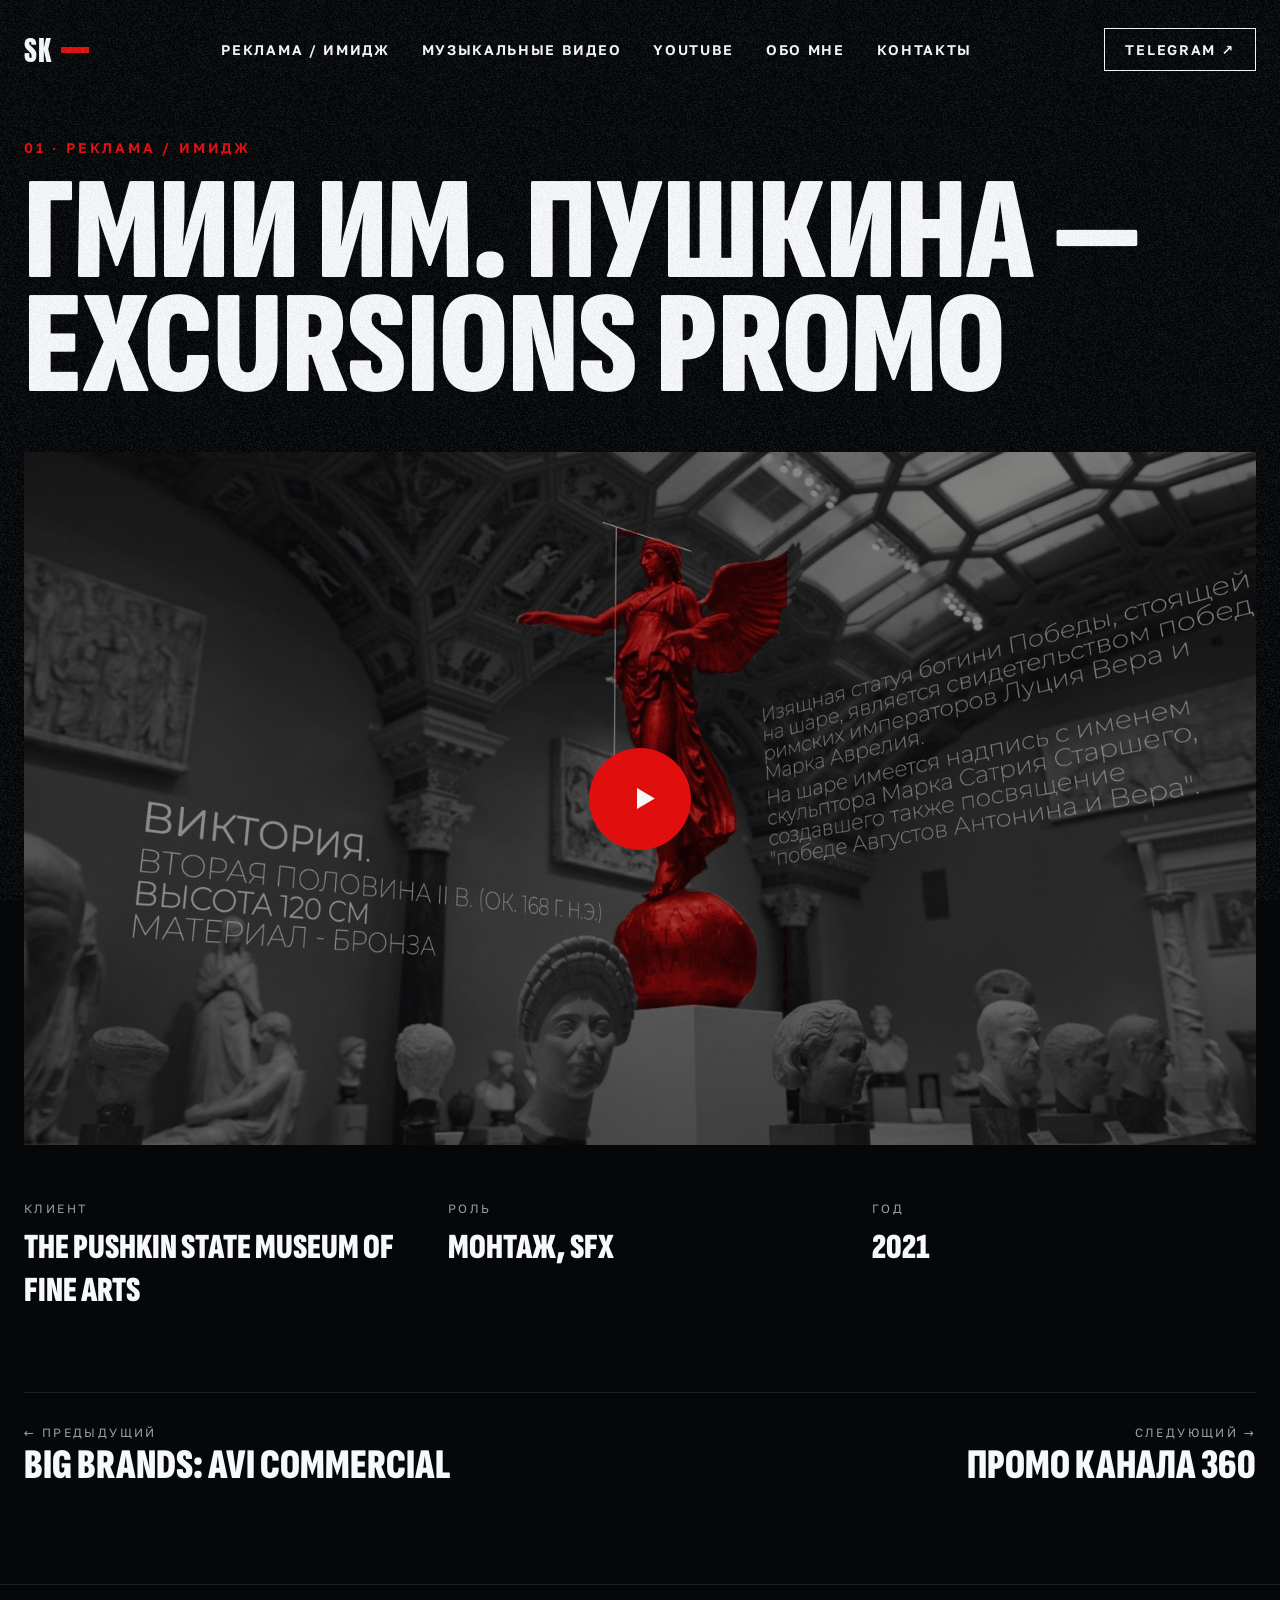
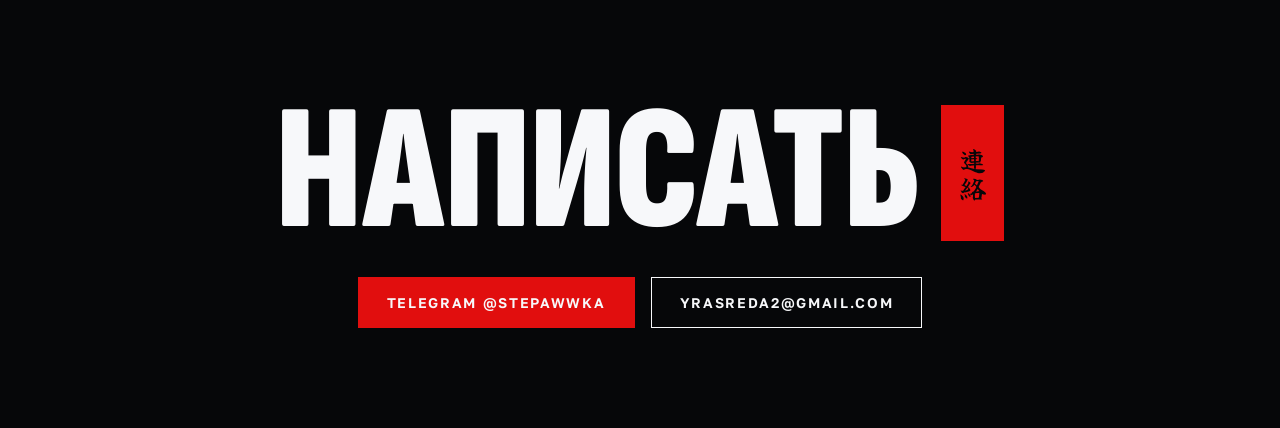
<file: work/pushkin-museum/index.html>
<!doctype html>
<html lang="ru">
<head>
<meta charset="utf-8">
<meta name="viewport" content="width=device-width, initial-scale=1">
<title>ГМИИ им. Пушкина — Excursions Promo — Stepan Korovkin</title>
<meta name="description" content="ГМИИ им. Пушкина — Excursions Promo. Реклама / имидж. Монтаж — Stepan Korovkin.">
<meta property="og:type" content="website">
<meta property="og:title" content="ГМИИ им. Пушкина — Excursions Promo — Stepan Korovkin">
<meta property="og:description" content="ГМИИ им. Пушкина — Excursions Promo. Реклама / имидж. Монтаж — Stepan Korovkin.">
<meta property="og:image" content="../../assets/img/og.jpg">
<meta name="theme-color" content="#060709">
<link rel="icon" href="data:image/svg+xml,%3Csvg%20xmlns%3D%22http%3A//www.w3.org/2000/svg%22%20viewBox%3D%220%200%2064%2064%22%3E%3Crect%20width%3D%2264%22%20height%3D%2264%22%20fill%3D%22%23060709%22/%3E%3Ctext%20x%3D%2232%22%20y%3D%2244%22%20font-family%3D%22Impact%2CArial%20Narrow%2Csans-serif%22%20font-size%3D%2234%22%20fill%3D%22%23F7F8FA%22%20text-anchor%3D%22middle%22%3ESK%3C/text%3E%3Crect%20x%3D%228%22%20y%3D%2234%22%20width%3D%2248%22%20height%3D%226%22%20fill%3D%22%23E10E0E%22/%3E%3C/svg%3E">
<link rel="preload" href="../../assets/fonts/anton-latin.woff2" as="font" type="font/woff2" crossorigin>
<link rel="preload" href="../../assets/fonts/sofia-latin-900.woff2" as="font" type="font/woff2" crossorigin>
<link rel="preload" href="../../assets/fonts/sofia-cyrillic-900.woff2" as="font" type="font/woff2" crossorigin>
<link rel="preload" href="../../assets/fonts/yuji-kana.woff2" as="font" type="font/woff2" crossorigin>
<link rel="stylesheet" href="../../assets/style.css?v=1369275f">
</head>
<body>
<header class="wrap top">
<a class="mark" href="../../" aria-label="Stepan Korovkin — на главную">SK</a>
<nav class="nav" aria-label="Разделы">
<a href="../../#ads"><span class="l">Реклама / имидж</span><span class="s">Реклама</span></a>
<a href="../../#music"><span class="l">Музыкальные видео</span><span class="s">Клипы</span></a>
<a href="../../#youtube"><span class="l">YouTube</span><span class="s">YouTube</span></a>
<a href="#about" data-about-open><span class="l">Обо мне</span><span class="s">Обо мне</span></a>
<a href="../../#contact"><span class="l">Контакты</span><span class="s">Контакты</span></a>
</nav>
<a class="btn small" href="https://t.me/stepawwka" target="_blank" rel="noopener">Telegram ↗</a>
</header>
<main>
<section class="wrap p-head">
<p class="cat">01 · Реклама / имидж</p>
<h1>ГМИИ им. Пушкина — Excursions Promo</h1>
</section>
<div class="wrap"><div class="player" data-src="https://player.vimeo.com/video/768979610?dnt=1&amp;autoplay=1" data-title="ГМИИ им. Пушкина — Excursions Promo"><button class="poster" type="button" aria-label="Смотреть: ГМИИ им. Пушкина — Excursions Promo"><img src="../../assets/img/pushkin.jpg?v=3816dea2" alt="" decoding="async"><img class="alt" src="../../assets/img/pushkin-color.jpg?v=3e8acc10" alt="" decoding="async"><span class="play" aria-hidden="true"><svg viewBox="0 0 24 24"><path d="M8 5.5v13l11-6.5z"/></svg></span></button><noscript><iframe src="https://player.vimeo.com/video/768979610?dnt=1" title="ГМИИ им. Пушкина — Excursions Promo" allow="autoplay; fullscreen; picture-in-picture; encrypted-media; gyroscope; accelerometer; clipboard-write; screen-wake-lock" allowfullscreen></iframe></noscript></div></div>
<section class="wrap">
<div class="facts"><div><span>Клиент</span><strong>The Pushkin State Museum of Fine Arts</strong></div><div><span>Роль</span><strong>Монтаж, SFX</strong></div><div><span>Год</span><strong>2021</strong></div></div>
<nav class="pn" aria-label="Соседние проекты">
<a href="../../work/avi/"><span>← Предыдущий</span><strong>Big Brands: AVI Commercial</strong></a>
<a class="next" href="../../work/promo-360/"><span>Следующий →</span><strong>Промо канала 360</strong></a>
</nav>
</section>
</main>
<footer id="contact" class="foot">
<div class="foot-h"><h2>Написать</h2><div class="tag" aria-hidden="true"><span class="tag-k" lang="ja"><span>連</span><span>絡</span></span></div></div>
<div class="btns">
<a class="btn fill" href="https://t.me/stepawwka" target="_blank" rel="noopener">Telegram @STEPAWWKA</a>
<a class="btn" href="mailto:yrasreda2@gmail.com">YRASREDA2@GMAIL.COM</a>
</div>
</footer>
<div id="about" class="about" role="dialog" aria-modal="true" aria-labelledby="about-title">
<a class="about-bg" href="#" data-about-close aria-label="Закрыть"></a>
<aside class="about-panel" tabindex="-1">
<div class="about-top"><span>Обо мне</span><a class="about-x" href="#" data-about-close aria-label="Закрыть">✕</a></div>
<div class="about-photo"><i></i><i></i><i></i><i></i><div class="about-photo-in"><img src="../../assets/img/me.jpg?v=c651c516" alt="Stepan Korovkin" loading="lazy" decoding="async"><img class="alt" src="../../assets/img/me-color.jpg?v=ccca5686" alt="" loading="lazy" decoding="async"></div></div>
<h2 id="about-title" class="sr">Обо мне — Stepan Korovkin</h2>
<p class="about-lead">Привет, я Стёпа! Свой путь в монтаже и создании историй я начал, когда мне было 10 лет. Тогда я впервые стал искать язык, чтобы делиться своими идеями и эмоциями. Прошло много лет, сменилось множество программ и подходов к работе, но остались главные вопросы, на которые я отвечаю в каждом своем проекте: какую эмоцию мы хотим вызвать у зрителя, какую идею несет наш ролик и как все это сложится в единое целое?</p>
<p>Мое основное направление — <b>реклама и имиджевые ролики</b>. Над такими проектами работал в двух форматах: как в составе крупной команды с четко распределенными ролями, так и самостоятельно, закрывая весь пост-продакшен более камерных проектов — монтаж, цвет, саунд-дизайн и <a class="about-link" href="../../motion/">моушен-дизайн</a>.</p><p>Кроме этого, я работал над музыкальными видео, образовательным контентом, короткометражным кино, роликами для социальных сетей, а также выполнял монтаж на площадке.</p><p>Сейчас я активно развиваюсь в направлении YouTube и документальных форматов: мне интересно рассказывать истории, которые цепляют, обладают характером и держат внимание зрителя продолжительное время.</p>
<ul class="about-chips"><li class="main">Реклама / имидж</li><li class="">YouTube</li><li class="">Док-формат</li><li class="more">Клипы</li><li class="more">Короткий метр</li><li class="more">Образовательный контент</li><li class="more">Ролики для соцсетей</li><li class="more">Интервью</li><li class="more">Корпоративные ролики</li><li class="more">Репортаж</li><li class="more">Монтаж на площадке</li></ul>
<p class="about-cta">Если у вас есть проект — напишите мне!</p>
<div class="about-btns"><a class="btn fill" href="https://t.me/stepawwka" target="_blank" rel="noopener">Telegram @STEPAWWKA</a>
<a class="btn" href="mailto:yrasreda2@gmail.com">YRASREDA2@GMAIL.COM</a></div>
</aside>
</div>
<script>
(function () {
  document.documentElement.classList.add('js');
  var box = document.getElementById('about'), panel = box.querySelector('.about-panel'), last = null;
  function open(e) {
    if (e) e.preventDefault();
    last = document.activeElement; box.classList.add('open'); document.body.classList.add('noscroll');
    history.replaceState(null, '', '#about'); setTimeout(function () { panel.focus(); }, 50);
  }
  function close(e) {
    if (e) e.preventDefault();
    box.classList.remove('open'); document.body.classList.remove('noscroll');
    history.replaceState(null, '', location.pathname + location.search);
    if (last) last.focus();
  }
  document.querySelectorAll('[data-about-open]').forEach(function (a) { a.addEventListener('click', open); });
  box.querySelectorAll('[data-about-close]').forEach(function (a) { a.addEventListener('click', close); });
  document.addEventListener('keydown', function (e) { if (e.key === 'Escape' && box.classList.contains('open')) close(e); });
  if (location.hash === '#about') open();
})();
</script>
<script>
(function () {
  if (!window.matchMedia || !matchMedia('(hover: none)').matches || !('IntersectionObserver' in window)) return;
  if (matchMedia('(prefers-reduced-motion: reduce)').matches) return;
  var io = new IntersectionObserver(function (es) {
    es.forEach(function (e) { e.target.classList.toggle('live', e.isIntersecting); });
  }, { rootMargin: '-46% 0px -46% 0px' });
  document.querySelectorAll('.card.has-cover, .poster, .about-photo').forEach(function (el) { io.observe(el); });
})();
</script>
<script>
document.querySelectorAll('.player[data-src] .poster').forEach(function (b) {
  b.addEventListener('click', function () {
    var p = b.parentElement, f = document.createElement('iframe');
    f.src = p.dataset.src; f.title = p.dataset.title; f.allow = 'autoplay; fullscreen; picture-in-picture; encrypted-media; gyroscope; accelerometer; clipboard-write; screen-wake-lock';
    f.allowFullscreen = true; f.referrerPolicy = 'strict-origin-when-cross-origin';
    p.replaceChildren(f); f.focus();
  });
});
</script>
</body>
</html>
</file>
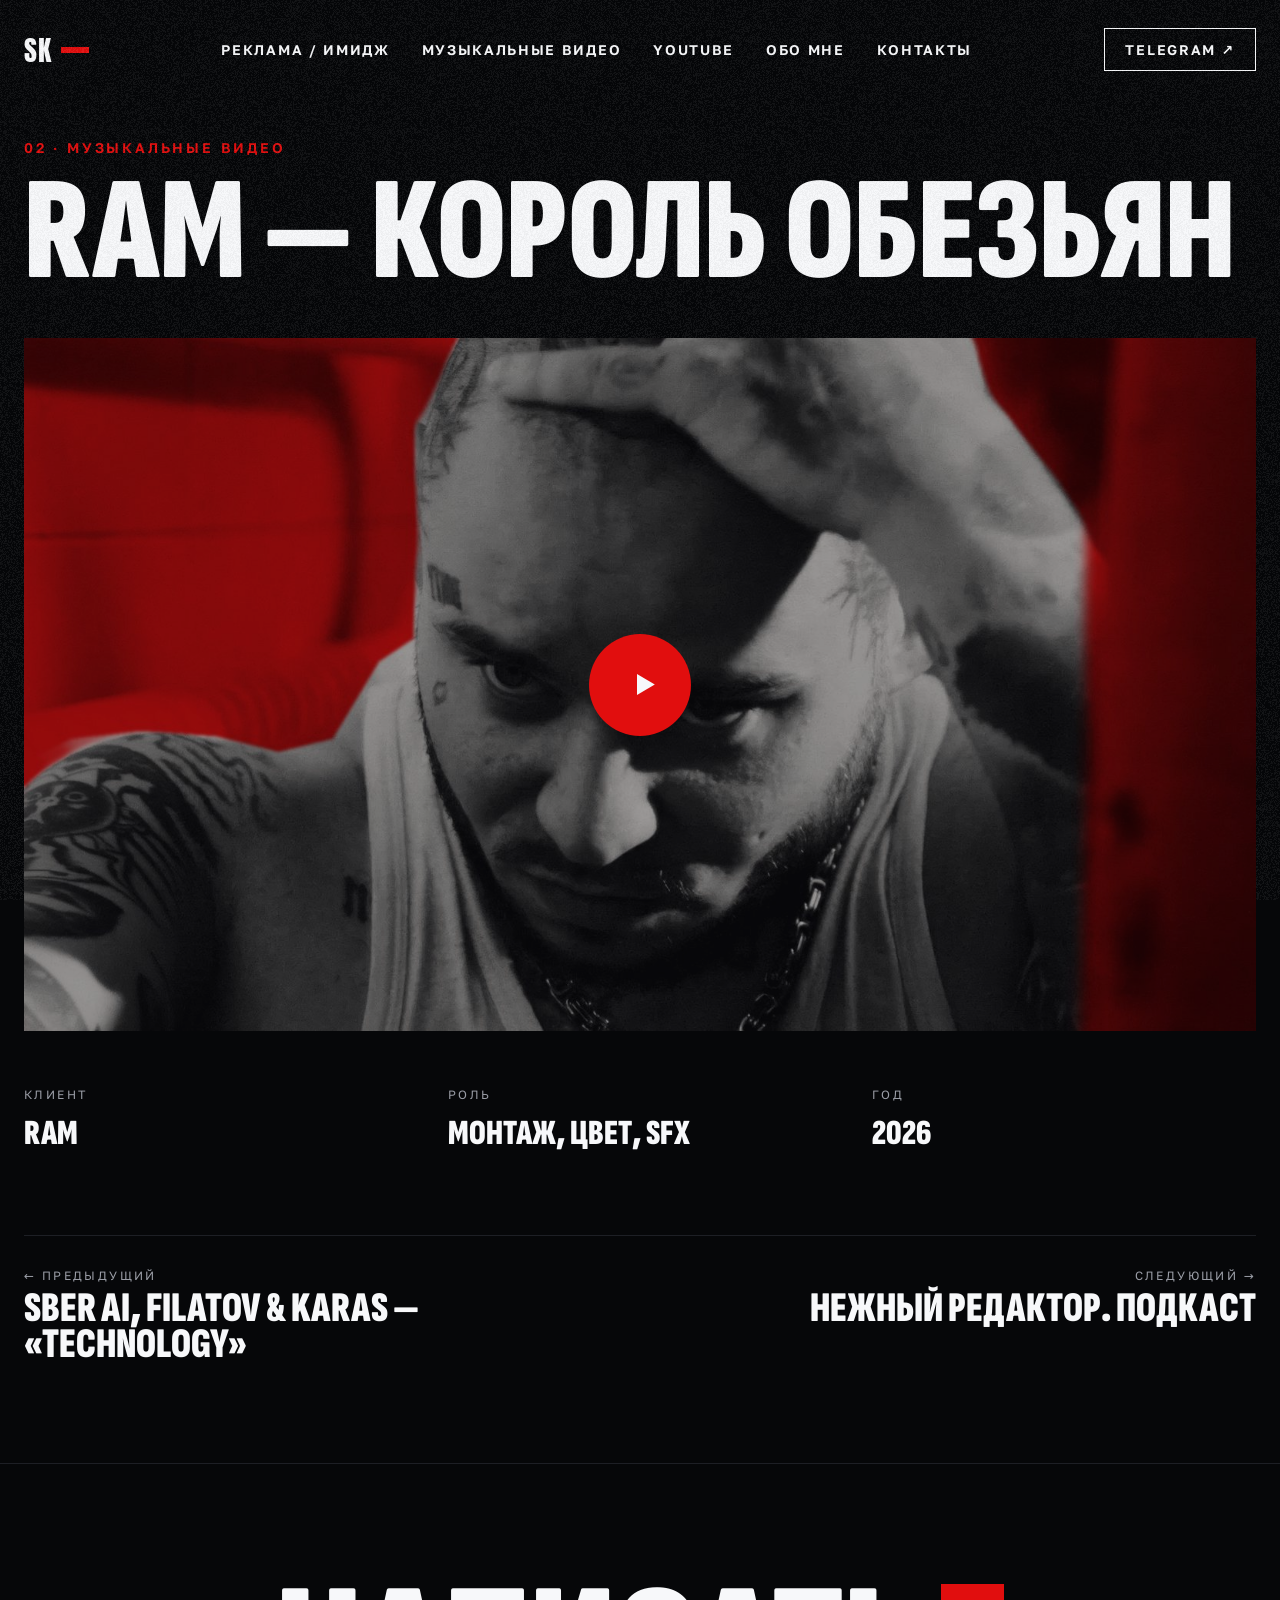
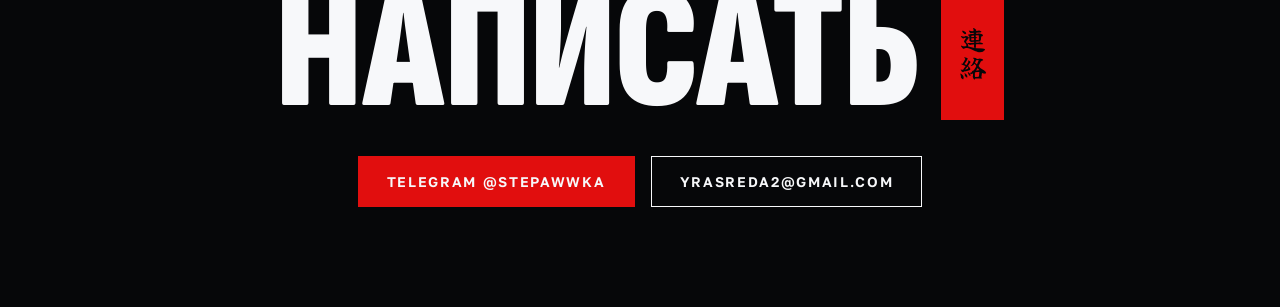
<file: work/ram-king-of-monkeys/index.html>
<!doctype html>
<html lang="ru">
<head>
<meta charset="utf-8">
<meta name="viewport" content="width=device-width, initial-scale=1">
<title>RAM — Король Обезьян — Stepan Korovkin</title>
<meta name="description" content="RAM — Король Обезьян. Музыкальные видео. Монтаж — Stepan Korovkin.">
<meta property="og:type" content="website">
<meta property="og:title" content="RAM — Король Обезьян — Stepan Korovkin">
<meta property="og:description" content="RAM — Король Обезьян. Музыкальные видео. Монтаж — Stepan Korovkin.">
<meta property="og:image" content="../../assets/img/og.jpg">
<meta name="theme-color" content="#060709">
<link rel="icon" href="data:image/svg+xml,%3Csvg%20xmlns%3D%22http%3A//www.w3.org/2000/svg%22%20viewBox%3D%220%200%2064%2064%22%3E%3Crect%20width%3D%2264%22%20height%3D%2264%22%20fill%3D%22%23060709%22/%3E%3Ctext%20x%3D%2232%22%20y%3D%2244%22%20font-family%3D%22Impact%2CArial%20Narrow%2Csans-serif%22%20font-size%3D%2234%22%20fill%3D%22%23F7F8FA%22%20text-anchor%3D%22middle%22%3ESK%3C/text%3E%3Crect%20x%3D%228%22%20y%3D%2234%22%20width%3D%2248%22%20height%3D%226%22%20fill%3D%22%23E10E0E%22/%3E%3C/svg%3E">
<link rel="preload" href="../../assets/fonts/anton-latin.woff2" as="font" type="font/woff2" crossorigin>
<link rel="preload" href="../../assets/fonts/sofia-latin-900.woff2" as="font" type="font/woff2" crossorigin>
<link rel="preload" href="../../assets/fonts/sofia-cyrillic-900.woff2" as="font" type="font/woff2" crossorigin>
<link rel="preload" href="../../assets/fonts/yuji-kana.woff2" as="font" type="font/woff2" crossorigin>
<link rel="stylesheet" href="../../assets/style.css?v=1369275f">
</head>
<body>
<header class="wrap top">
<a class="mark" href="../../" aria-label="Stepan Korovkin — на главную">SK</a>
<nav class="nav" aria-label="Разделы">
<a href="../../#ads"><span class="l">Реклама / имидж</span><span class="s">Реклама</span></a>
<a href="../../#music"><span class="l">Музыкальные видео</span><span class="s">Клипы</span></a>
<a href="../../#youtube"><span class="l">YouTube</span><span class="s">YouTube</span></a>
<a href="#about" data-about-open><span class="l">Обо мне</span><span class="s">Обо мне</span></a>
<a href="../../#contact"><span class="l">Контакты</span><span class="s">Контакты</span></a>
</nav>
<a class="btn small" href="https://t.me/stepawwka" target="_blank" rel="noopener">Telegram ↗</a>
</header>
<main>
<section class="wrap p-head">
<p class="cat">02 · Музыкальные видео</p>
<h1>RAM — Король Обезьян</h1>
</section>
<div class="wrap"><div class="player" data-src="https://www.youtube-nocookie.com/embed/pOv_AkQMyEU?rel=0&amp;modestbranding=1&amp;autoplay=1" data-title="RAM — Король Обезьян"><button class="poster" type="button" aria-label="Смотреть: RAM — Король Обезьян"><img src="../../assets/img/ram.jpg?v=00db7134" alt="" decoding="async"><img class="alt" src="../../assets/img/ram-color.jpg?v=c3cac4be" alt="" decoding="async"><span class="play" aria-hidden="true"><svg viewBox="0 0 24 24"><path d="M8 5.5v13l11-6.5z"/></svg></span></button><noscript><iframe src="https://www.youtube-nocookie.com/embed/pOv_AkQMyEU?rel=0&amp;modestbranding=1" title="RAM — Король Обезьян" allow="autoplay; fullscreen; picture-in-picture; encrypted-media; gyroscope; accelerometer; clipboard-write; screen-wake-lock" allowfullscreen></iframe></noscript></div></div>
<section class="wrap">
<div class="facts"><div><span>Клиент</span><strong>RAM</strong></div><div><span>Роль</span><strong>Монтаж, цвет, SFX</strong></div><div><span>Год</span><strong>2026</strong></div></div>
<nav class="pn" aria-label="Соседние проекты">
<a href="../../work/sber-technology/"><span>← Предыдущий</span><strong>SBER AI, Filatov &amp; Karas — «Technology»</strong></a>
<a class="next" href="../../work/nezhny-redaktor/"><span>Следующий →</span><strong>Нежный Редактор. Подкаст</strong></a>
</nav>
</section>
</main>
<footer id="contact" class="foot">
<div class="foot-h"><h2>Написать</h2><div class="tag" aria-hidden="true"><span class="tag-k" lang="ja"><span>連</span><span>絡</span></span></div></div>
<div class="btns">
<a class="btn fill" href="https://t.me/stepawwka" target="_blank" rel="noopener">Telegram @STEPAWWKA</a>
<a class="btn" href="mailto:yrasreda2@gmail.com">YRASREDA2@GMAIL.COM</a>
</div>
</footer>
<div id="about" class="about" role="dialog" aria-modal="true" aria-labelledby="about-title">
<a class="about-bg" href="#" data-about-close aria-label="Закрыть"></a>
<aside class="about-panel" tabindex="-1">
<div class="about-top"><span>Обо мне</span><a class="about-x" href="#" data-about-close aria-label="Закрыть">✕</a></div>
<div class="about-photo"><i></i><i></i><i></i><i></i><div class="about-photo-in"><img src="../../assets/img/me.jpg?v=c651c516" alt="Stepan Korovkin" loading="lazy" decoding="async"><img class="alt" src="../../assets/img/me-color.jpg?v=ccca5686" alt="" loading="lazy" decoding="async"></div></div>
<h2 id="about-title" class="sr">Обо мне — Stepan Korovkin</h2>
<p class="about-lead">Привет, я Стёпа! Свой путь в монтаже и создании историй я начал, когда мне было 10 лет. Тогда я впервые стал искать язык, чтобы делиться своими идеями и эмоциями. Прошло много лет, сменилось множество программ и подходов к работе, но остались главные вопросы, на которые я отвечаю в каждом своем проекте: какую эмоцию мы хотим вызвать у зрителя, какую идею несет наш ролик и как все это сложится в единое целое?</p>
<p>Мое основное направление — <b>реклама и имиджевые ролики</b>. Над такими проектами работал в двух форматах: как в составе крупной команды с четко распределенными ролями, так и самостоятельно, закрывая весь пост-продакшен более камерных проектов — монтаж, цвет, саунд-дизайн и <a class="about-link" href="../../motion/">моушен-дизайн</a>.</p><p>Кроме этого, я работал над музыкальными видео, образовательным контентом, короткометражным кино, роликами для социальных сетей, а также выполнял монтаж на площадке.</p><p>Сейчас я активно развиваюсь в направлении YouTube и документальных форматов: мне интересно рассказывать истории, которые цепляют, обладают характером и держат внимание зрителя продолжительное время.</p>
<ul class="about-chips"><li class="main">Реклама / имидж</li><li class="">YouTube</li><li class="">Док-формат</li><li class="more">Клипы</li><li class="more">Короткий метр</li><li class="more">Образовательный контент</li><li class="more">Ролики для соцсетей</li><li class="more">Интервью</li><li class="more">Корпоративные ролики</li><li class="more">Репортаж</li><li class="more">Монтаж на площадке</li></ul>
<p class="about-cta">Если у вас есть проект — напишите мне!</p>
<div class="about-btns"><a class="btn fill" href="https://t.me/stepawwka" target="_blank" rel="noopener">Telegram @STEPAWWKA</a>
<a class="btn" href="mailto:yrasreda2@gmail.com">YRASREDA2@GMAIL.COM</a></div>
</aside>
</div>
<script>
(function () {
  document.documentElement.classList.add('js');
  var box = document.getElementById('about'), panel = box.querySelector('.about-panel'), last = null;
  function open(e) {
    if (e) e.preventDefault();
    last = document.activeElement; box.classList.add('open'); document.body.classList.add('noscroll');
    history.replaceState(null, '', '#about'); setTimeout(function () { panel.focus(); }, 50);
  }
  function close(e) {
    if (e) e.preventDefault();
    box.classList.remove('open'); document.body.classList.remove('noscroll');
    history.replaceState(null, '', location.pathname + location.search);
    if (last) last.focus();
  }
  document.querySelectorAll('[data-about-open]').forEach(function (a) { a.addEventListener('click', open); });
  box.querySelectorAll('[data-about-close]').forEach(function (a) { a.addEventListener('click', close); });
  document.addEventListener('keydown', function (e) { if (e.key === 'Escape' && box.classList.contains('open')) close(e); });
  if (location.hash === '#about') open();
})();
</script>
<script>
(function () {
  if (!window.matchMedia || !matchMedia('(hover: none)').matches || !('IntersectionObserver' in window)) return;
  if (matchMedia('(prefers-reduced-motion: reduce)').matches) return;
  var io = new IntersectionObserver(function (es) {
    es.forEach(function (e) { e.target.classList.toggle('live', e.isIntersecting); });
  }, { rootMargin: '-46% 0px -46% 0px' });
  document.querySelectorAll('.card.has-cover, .poster, .about-photo').forEach(function (el) { io.observe(el); });
})();
</script>
<script>
document.querySelectorAll('.player[data-src] .poster').forEach(function (b) {
  b.addEventListener('click', function () {
    var p = b.parentElement, f = document.createElement('iframe');
    f.src = p.dataset.src; f.title = p.dataset.title; f.allow = 'autoplay; fullscreen; picture-in-picture; encrypted-media; gyroscope; accelerometer; clipboard-write; screen-wake-lock';
    f.allowFullscreen = true; f.referrerPolicy = 'strict-origin-when-cross-origin';
    p.replaceChildren(f); f.focus();
  });
});
</script>
</body>
</html>
</file>
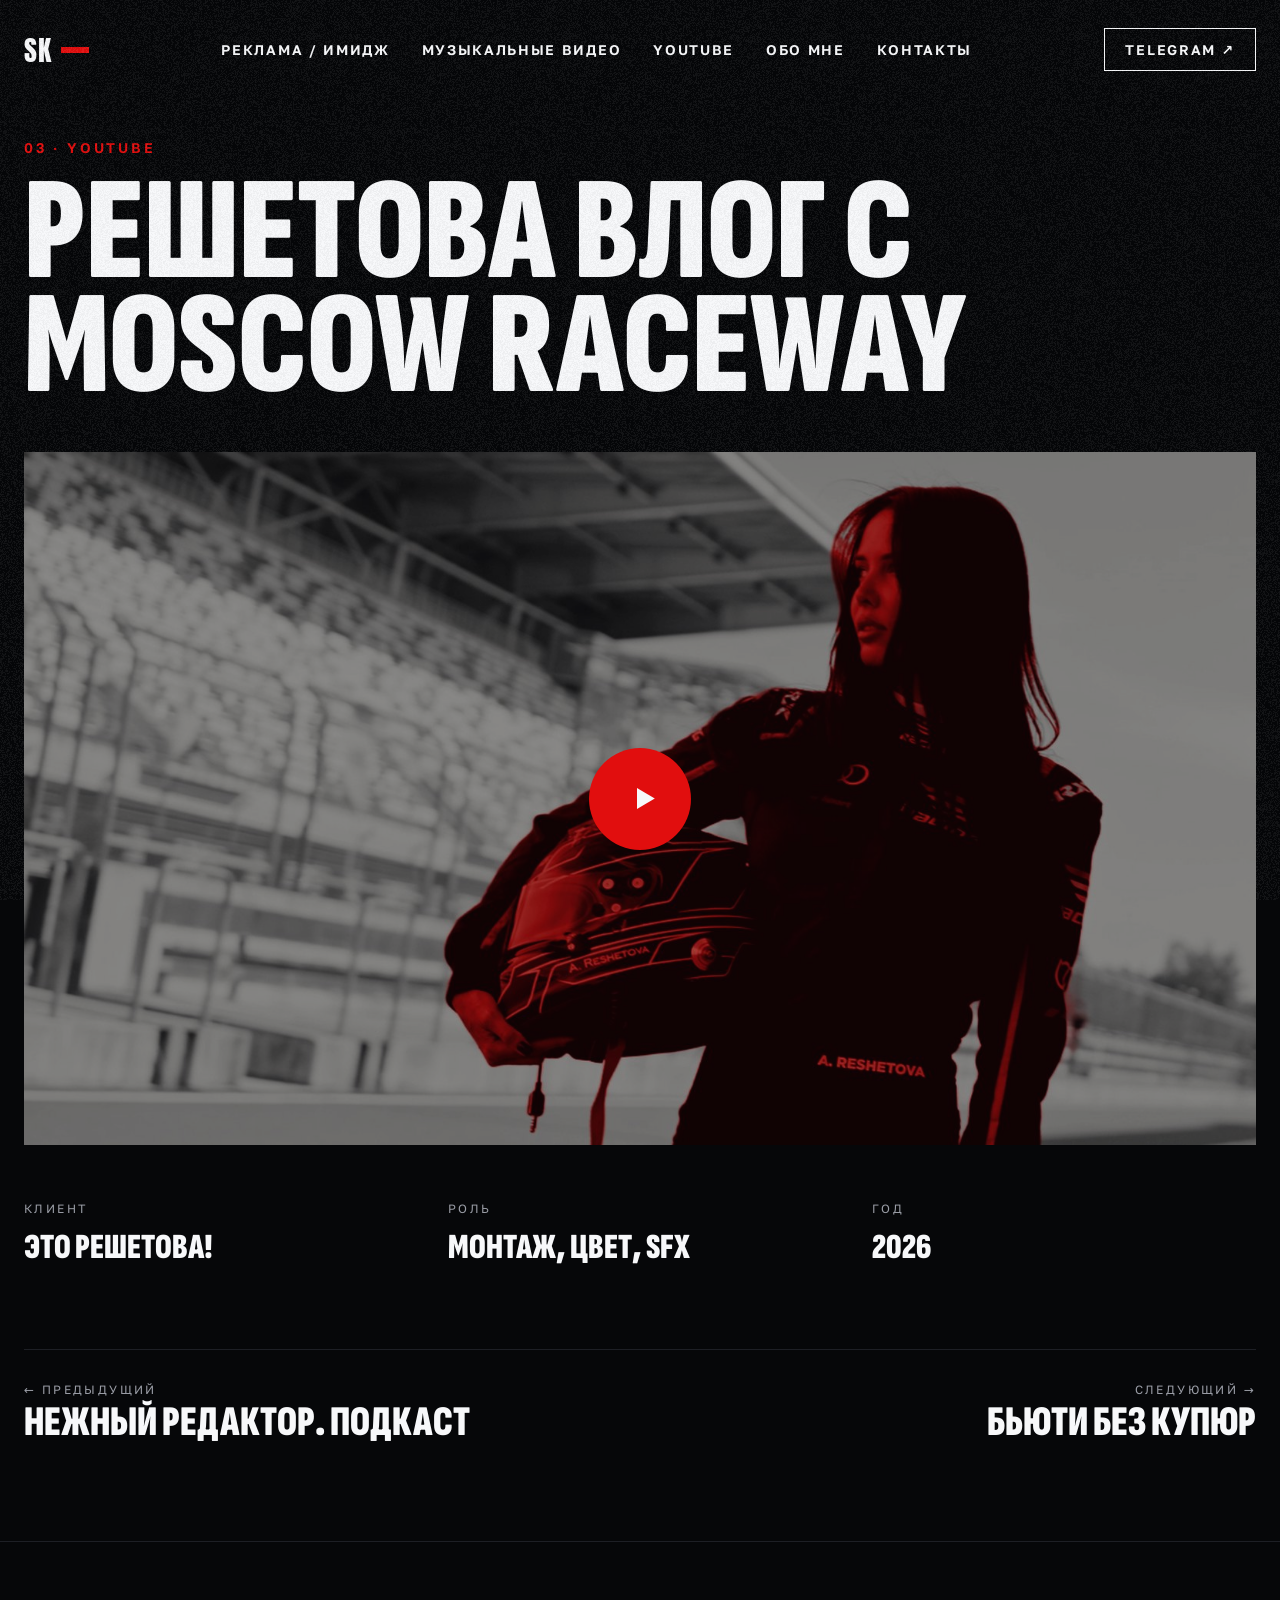
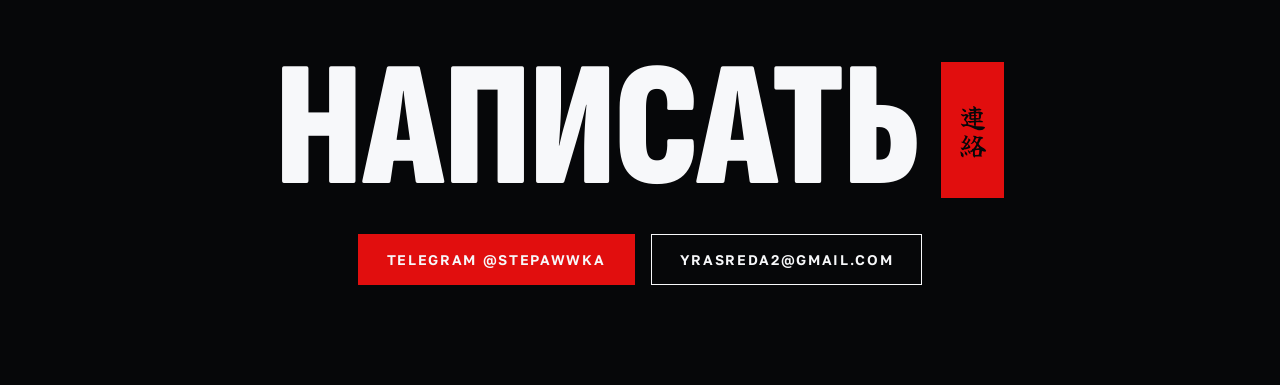
<file: work/reshetova-moscow-raceway/index.html>
<!doctype html>
<html lang="ru">
<head>
<meta charset="utf-8">
<meta name="viewport" content="width=device-width, initial-scale=1">
<title>Решетова влог с Moscow Raceway — Stepan Korovkin</title>
<meta name="description" content="Решетова влог с Moscow Raceway. YouTube. Монтаж — Stepan Korovkin.">
<meta property="og:type" content="website">
<meta property="og:title" content="Решетова влог с Moscow Raceway — Stepan Korovkin">
<meta property="og:description" content="Решетова влог с Moscow Raceway. YouTube. Монтаж — Stepan Korovkin.">
<meta property="og:image" content="../../assets/img/og.jpg">
<meta name="theme-color" content="#060709">
<link rel="icon" href="data:image/svg+xml,%3Csvg%20xmlns%3D%22http%3A//www.w3.org/2000/svg%22%20viewBox%3D%220%200%2064%2064%22%3E%3Crect%20width%3D%2264%22%20height%3D%2264%22%20fill%3D%22%23060709%22/%3E%3Ctext%20x%3D%2232%22%20y%3D%2244%22%20font-family%3D%22Impact%2CArial%20Narrow%2Csans-serif%22%20font-size%3D%2234%22%20fill%3D%22%23F7F8FA%22%20text-anchor%3D%22middle%22%3ESK%3C/text%3E%3Crect%20x%3D%228%22%20y%3D%2234%22%20width%3D%2248%22%20height%3D%226%22%20fill%3D%22%23E10E0E%22/%3E%3C/svg%3E">
<link rel="preload" href="../../assets/fonts/anton-latin.woff2" as="font" type="font/woff2" crossorigin>
<link rel="preload" href="../../assets/fonts/sofia-latin-900.woff2" as="font" type="font/woff2" crossorigin>
<link rel="preload" href="../../assets/fonts/sofia-cyrillic-900.woff2" as="font" type="font/woff2" crossorigin>
<link rel="preload" href="../../assets/fonts/yuji-kana.woff2" as="font" type="font/woff2" crossorigin>
<link rel="stylesheet" href="../../assets/style.css?v=1369275f">
</head>
<body>
<header class="wrap top">
<a class="mark" href="../../" aria-label="Stepan Korovkin — на главную">SK</a>
<nav class="nav" aria-label="Разделы">
<a href="../../#ads"><span class="l">Реклама / имидж</span><span class="s">Реклама</span></a>
<a href="../../#music"><span class="l">Музыкальные видео</span><span class="s">Клипы</span></a>
<a href="../../#youtube"><span class="l">YouTube</span><span class="s">YouTube</span></a>
<a href="#about" data-about-open><span class="l">Обо мне</span><span class="s">Обо мне</span></a>
<a href="../../#contact"><span class="l">Контакты</span><span class="s">Контакты</span></a>
</nav>
<a class="btn small" href="https://t.me/stepawwka" target="_blank" rel="noopener">Telegram ↗</a>
</header>
<main>
<section class="wrap p-head">
<p class="cat">03 · YouTube</p>
<h1>Решетова влог с Moscow Raceway</h1>
</section>
<div class="wrap"><div class="player" data-src="https://www.youtube-nocookie.com/embed/zXEPpnWTKvQ?rel=0&amp;modestbranding=1&amp;autoplay=1" data-title="Решетова влог с Moscow Raceway"><button class="poster" type="button" aria-label="Смотреть: Решетова влог с Moscow Raceway"><img src="../../assets/img/reshetova.jpg?v=ff135b1c" alt="" decoding="async"><img class="alt" src="../../assets/img/reshetova-color.jpg?v=7deeea83" alt="" decoding="async"><span class="play" aria-hidden="true"><svg viewBox="0 0 24 24"><path d="M8 5.5v13l11-6.5z"/></svg></span></button><noscript><iframe src="https://www.youtube-nocookie.com/embed/zXEPpnWTKvQ?rel=0&amp;modestbranding=1" title="Решетова влог с Moscow Raceway" allow="autoplay; fullscreen; picture-in-picture; encrypted-media; gyroscope; accelerometer; clipboard-write; screen-wake-lock" allowfullscreen></iframe></noscript></div></div>
<section class="wrap">
<div class="facts"><div><span>Клиент</span><strong>Это Решетова!</strong></div><div><span>Роль</span><strong>Монтаж, цвет, SFX</strong></div><div><span>Год</span><strong>2026</strong></div></div>
<nav class="pn" aria-label="Соседние проекты">
<a href="../../work/nezhny-redaktor/"><span>← Предыдущий</span><strong>Нежный Редактор. Подкаст</strong></a>
<a class="next" href="../../work/beauty-bez-kupyur/"><span>Следующий →</span><strong>Бьюти без купюр</strong></a>
</nav>
</section>
</main>
<footer id="contact" class="foot">
<div class="foot-h"><h2>Написать</h2><div class="tag" aria-hidden="true"><span class="tag-k" lang="ja"><span>連</span><span>絡</span></span></div></div>
<div class="btns">
<a class="btn fill" href="https://t.me/stepawwka" target="_blank" rel="noopener">Telegram @STEPAWWKA</a>
<a class="btn" href="mailto:yrasreda2@gmail.com">YRASREDA2@GMAIL.COM</a>
</div>
</footer>
<div id="about" class="about" role="dialog" aria-modal="true" aria-labelledby="about-title">
<a class="about-bg" href="#" data-about-close aria-label="Закрыть"></a>
<aside class="about-panel" tabindex="-1">
<div class="about-top"><span>Обо мне</span><a class="about-x" href="#" data-about-close aria-label="Закрыть">✕</a></div>
<div class="about-photo"><i></i><i></i><i></i><i></i><div class="about-photo-in"><img src="../../assets/img/me.jpg?v=c651c516" alt="Stepan Korovkin" loading="lazy" decoding="async"><img class="alt" src="../../assets/img/me-color.jpg?v=ccca5686" alt="" loading="lazy" decoding="async"></div></div>
<h2 id="about-title" class="sr">Обо мне — Stepan Korovkin</h2>
<p class="about-lead">Привет, я Стёпа! Свой путь в монтаже и создании историй я начал, когда мне было 10 лет. Тогда я впервые стал искать язык, чтобы делиться своими идеями и эмоциями. Прошло много лет, сменилось множество программ и подходов к работе, но остались главные вопросы, на которые я отвечаю в каждом своем проекте: какую эмоцию мы хотим вызвать у зрителя, какую идею несет наш ролик и как все это сложится в единое целое?</p>
<p>Мое основное направление — <b>реклама и имиджевые ролики</b>. Над такими проектами работал в двух форматах: как в составе крупной команды с четко распределенными ролями, так и самостоятельно, закрывая весь пост-продакшен более камерных проектов — монтаж, цвет, саунд-дизайн и <a class="about-link" href="../../motion/">моушен-дизайн</a>.</p><p>Кроме этого, я работал над музыкальными видео, образовательным контентом, короткометражным кино, роликами для социальных сетей, а также выполнял монтаж на площадке.</p><p>Сейчас я активно развиваюсь в направлении YouTube и документальных форматов: мне интересно рассказывать истории, которые цепляют, обладают характером и держат внимание зрителя продолжительное время.</p>
<ul class="about-chips"><li class="main">Реклама / имидж</li><li class="">YouTube</li><li class="">Док-формат</li><li class="more">Клипы</li><li class="more">Короткий метр</li><li class="more">Образовательный контент</li><li class="more">Ролики для соцсетей</li><li class="more">Интервью</li><li class="more">Корпоративные ролики</li><li class="more">Репортаж</li><li class="more">Монтаж на площадке</li></ul>
<p class="about-cta">Если у вас есть проект — напишите мне!</p>
<div class="about-btns"><a class="btn fill" href="https://t.me/stepawwka" target="_blank" rel="noopener">Telegram @STEPAWWKA</a>
<a class="btn" href="mailto:yrasreda2@gmail.com">YRASREDA2@GMAIL.COM</a></div>
</aside>
</div>
<script>
(function () {
  document.documentElement.classList.add('js');
  var box = document.getElementById('about'), panel = box.querySelector('.about-panel'), last = null;
  function open(e) {
    if (e) e.preventDefault();
    last = document.activeElement; box.classList.add('open'); document.body.classList.add('noscroll');
    history.replaceState(null, '', '#about'); setTimeout(function () { panel.focus(); }, 50);
  }
  function close(e) {
    if (e) e.preventDefault();
    box.classList.remove('open'); document.body.classList.remove('noscroll');
    history.replaceState(null, '', location.pathname + location.search);
    if (last) last.focus();
  }
  document.querySelectorAll('[data-about-open]').forEach(function (a) { a.addEventListener('click', open); });
  box.querySelectorAll('[data-about-close]').forEach(function (a) { a.addEventListener('click', close); });
  document.addEventListener('keydown', function (e) { if (e.key === 'Escape' && box.classList.contains('open')) close(e); });
  if (location.hash === '#about') open();
})();
</script>
<script>
(function () {
  if (!window.matchMedia || !matchMedia('(hover: none)').matches || !('IntersectionObserver' in window)) return;
  if (matchMedia('(prefers-reduced-motion: reduce)').matches) return;
  var io = new IntersectionObserver(function (es) {
    es.forEach(function (e) { e.target.classList.toggle('live', e.isIntersecting); });
  }, { rootMargin: '-46% 0px -46% 0px' });
  document.querySelectorAll('.card.has-cover, .poster, .about-photo').forEach(function (el) { io.observe(el); });
})();
</script>
<script>
document.querySelectorAll('.player[data-src] .poster').forEach(function (b) {
  b.addEventListener('click', function () {
    var p = b.parentElement, f = document.createElement('iframe');
    f.src = p.dataset.src; f.title = p.dataset.title; f.allow = 'autoplay; fullscreen; picture-in-picture; encrypted-media; gyroscope; accelerometer; clipboard-write; screen-wake-lock';
    f.allowFullscreen = true; f.referrerPolicy = 'strict-origin-when-cross-origin';
    p.replaceChildren(f); f.focus();
  });
});
</script>
</body>
</html>
</file>
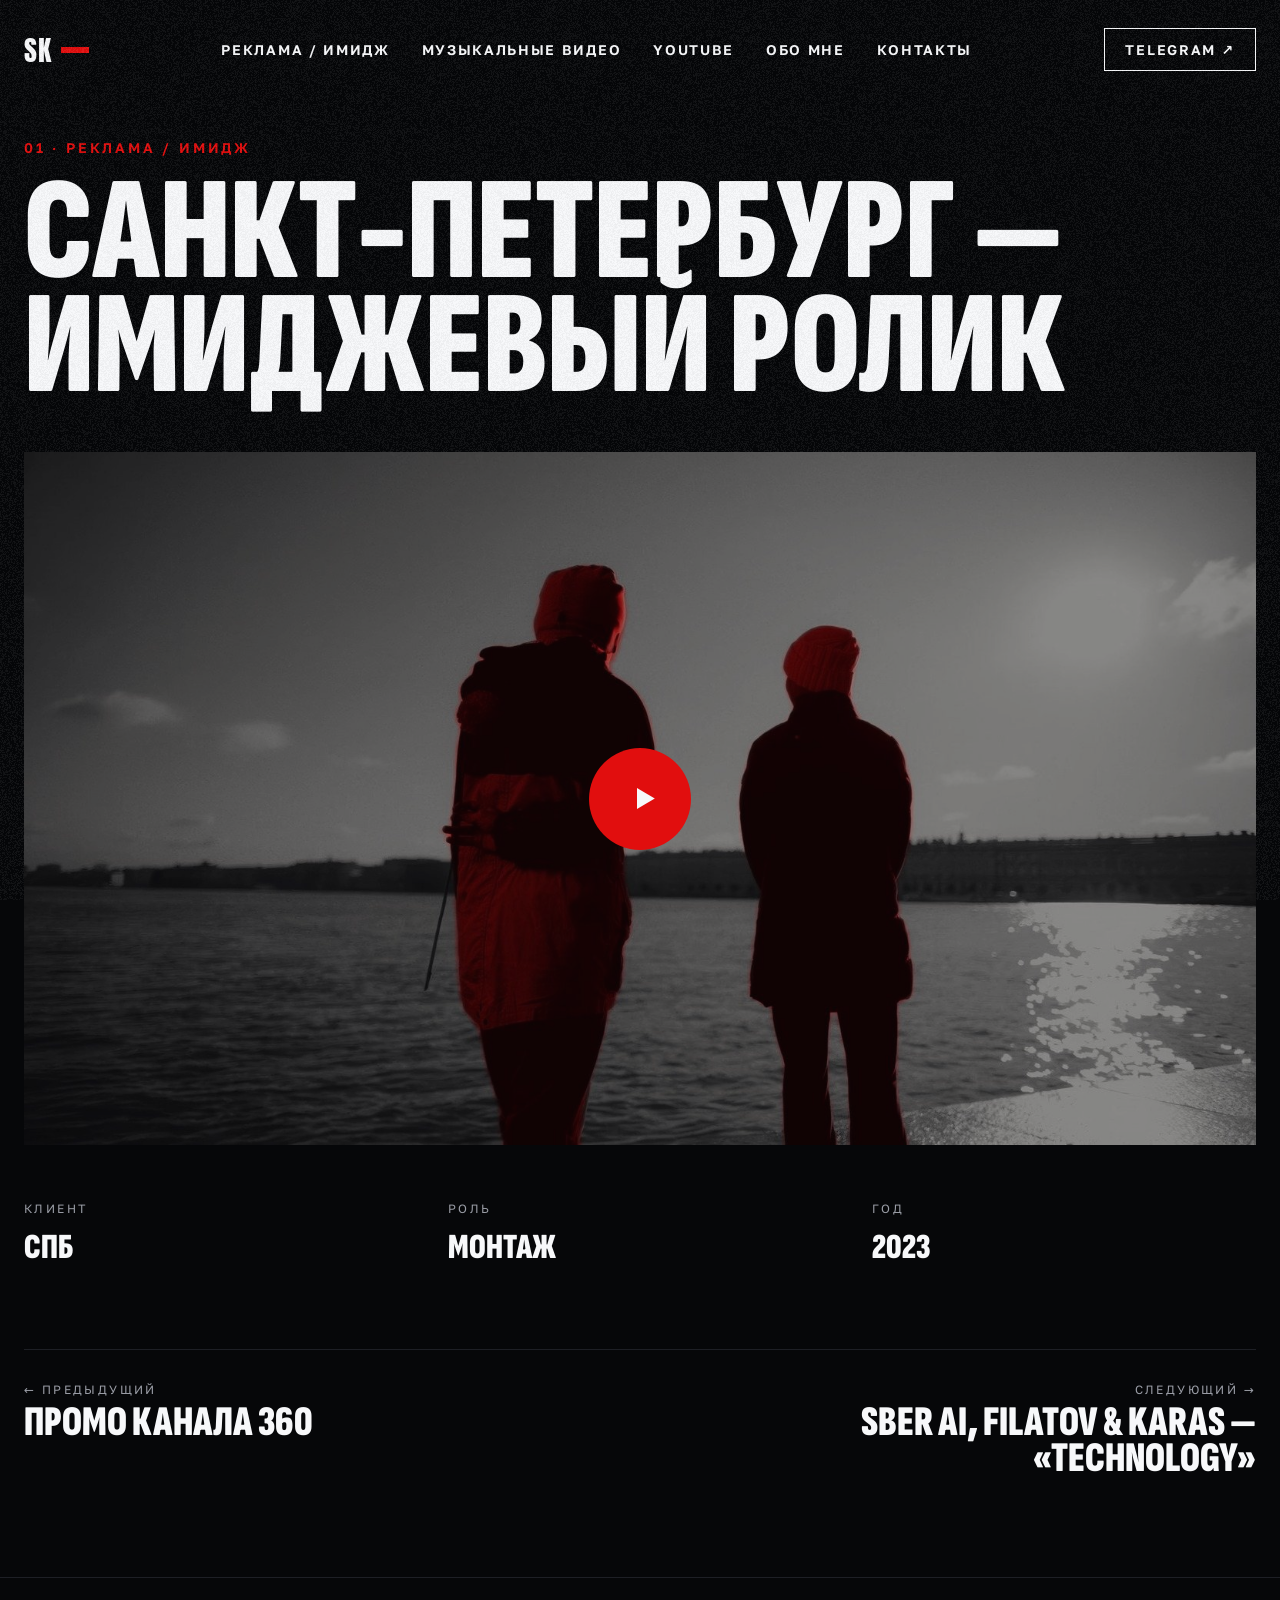
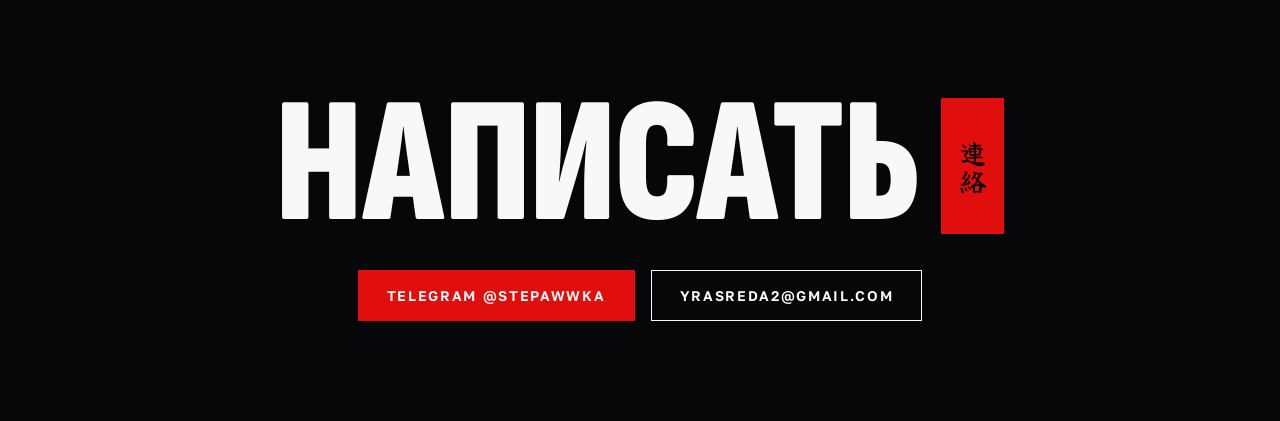
<file: work/saint-petersburg/index.html>
<!doctype html>
<html lang="ru">
<head>
<meta charset="utf-8">
<meta name="viewport" content="width=device-width, initial-scale=1">
<title>Санкт-Петербург — имиджевый ролик — Stepan Korovkin</title>
<meta name="description" content="Санкт-Петербург — имиджевый ролик. Реклама / имидж. Монтаж — Stepan Korovkin.">
<meta property="og:type" content="website">
<meta property="og:title" content="Санкт-Петербург — имиджевый ролик — Stepan Korovkin">
<meta property="og:description" content="Санкт-Петербург — имиджевый ролик. Реклама / имидж. Монтаж — Stepan Korovkin.">
<meta property="og:image" content="../../assets/img/og.jpg">
<meta name="theme-color" content="#060709">
<link rel="icon" href="data:image/svg+xml,%3Csvg%20xmlns%3D%22http%3A//www.w3.org/2000/svg%22%20viewBox%3D%220%200%2064%2064%22%3E%3Crect%20width%3D%2264%22%20height%3D%2264%22%20fill%3D%22%23060709%22/%3E%3Ctext%20x%3D%2232%22%20y%3D%2244%22%20font-family%3D%22Impact%2CArial%20Narrow%2Csans-serif%22%20font-size%3D%2234%22%20fill%3D%22%23F7F8FA%22%20text-anchor%3D%22middle%22%3ESK%3C/text%3E%3Crect%20x%3D%228%22%20y%3D%2234%22%20width%3D%2248%22%20height%3D%226%22%20fill%3D%22%23E10E0E%22/%3E%3C/svg%3E">
<link rel="preload" href="../../assets/fonts/anton-latin.woff2" as="font" type="font/woff2" crossorigin>
<link rel="preload" href="../../assets/fonts/sofia-latin-900.woff2" as="font" type="font/woff2" crossorigin>
<link rel="preload" href="../../assets/fonts/sofia-cyrillic-900.woff2" as="font" type="font/woff2" crossorigin>
<link rel="preload" href="../../assets/fonts/yuji-kana.woff2" as="font" type="font/woff2" crossorigin>
<link rel="stylesheet" href="../../assets/style.css?v=1369275f">
</head>
<body>
<header class="wrap top">
<a class="mark" href="../../" aria-label="Stepan Korovkin — на главную">SK</a>
<nav class="nav" aria-label="Разделы">
<a href="../../#ads"><span class="l">Реклама / имидж</span><span class="s">Реклама</span></a>
<a href="../../#music"><span class="l">Музыкальные видео</span><span class="s">Клипы</span></a>
<a href="../../#youtube"><span class="l">YouTube</span><span class="s">YouTube</span></a>
<a href="#about" data-about-open><span class="l">Обо мне</span><span class="s">Обо мне</span></a>
<a href="../../#contact"><span class="l">Контакты</span><span class="s">Контакты</span></a>
</nav>
<a class="btn small" href="https://t.me/stepawwka" target="_blank" rel="noopener">Telegram ↗</a>
</header>
<main>
<section class="wrap p-head">
<p class="cat">01 · Реклама / имидж</p>
<h1>Санкт-Петербург — имиджевый ролик</h1>
</section>
<div class="wrap"><div class="player" data-src="https://player.vimeo.com/video/1023890884?dnt=1&amp;autoplay=1" data-title="Санкт-Петербург — имиджевый ролик"><button class="poster" type="button" aria-label="Смотреть: Санкт-Петербург — имиджевый ролик"><img src="../../assets/img/spb.jpg?v=133a0716" alt="" decoding="async"><img class="alt" src="../../assets/img/spb-color.jpg?v=e3ffe07c" alt="" decoding="async"><span class="play" aria-hidden="true"><svg viewBox="0 0 24 24"><path d="M8 5.5v13l11-6.5z"/></svg></span></button><noscript><iframe src="https://player.vimeo.com/video/1023890884?dnt=1" title="Санкт-Петербург — имиджевый ролик" allow="autoplay; fullscreen; picture-in-picture; encrypted-media; gyroscope; accelerometer; clipboard-write; screen-wake-lock" allowfullscreen></iframe></noscript></div></div>
<section class="wrap">
<div class="facts"><div><span>Клиент</span><strong>СПБ</strong></div><div><span>Роль</span><strong>Монтаж</strong></div><div><span>Год</span><strong>2023</strong></div></div>
<nav class="pn" aria-label="Соседние проекты">
<a href="../../work/promo-360/"><span>← Предыдущий</span><strong>Промо канала 360</strong></a>
<a class="next" href="../../work/sber-technology/"><span>Следующий →</span><strong>SBER AI, Filatov &amp; Karas — «Technology»</strong></a>
</nav>
</section>
</main>
<footer id="contact" class="foot">
<div class="foot-h"><h2>Написать</h2><div class="tag" aria-hidden="true"><span class="tag-k" lang="ja"><span>連</span><span>絡</span></span></div></div>
<div class="btns">
<a class="btn fill" href="https://t.me/stepawwka" target="_blank" rel="noopener">Telegram @STEPAWWKA</a>
<a class="btn" href="mailto:yrasreda2@gmail.com">YRASREDA2@GMAIL.COM</a>
</div>
</footer>
<div id="about" class="about" role="dialog" aria-modal="true" aria-labelledby="about-title">
<a class="about-bg" href="#" data-about-close aria-label="Закрыть"></a>
<aside class="about-panel" tabindex="-1">
<div class="about-top"><span>Обо мне</span><a class="about-x" href="#" data-about-close aria-label="Закрыть">✕</a></div>
<div class="about-photo"><i></i><i></i><i></i><i></i><div class="about-photo-in"><img src="../../assets/img/me.jpg?v=c651c516" alt="Stepan Korovkin" loading="lazy" decoding="async"><img class="alt" src="../../assets/img/me-color.jpg?v=ccca5686" alt="" loading="lazy" decoding="async"></div></div>
<h2 id="about-title" class="sr">Обо мне — Stepan Korovkin</h2>
<p class="about-lead">Привет, я Стёпа! Свой путь в монтаже и создании историй я начал, когда мне было 10 лет. Тогда я впервые стал искать язык, чтобы делиться своими идеями и эмоциями. Прошло много лет, сменилось множество программ и подходов к работе, но остались главные вопросы, на которые я отвечаю в каждом своем проекте: какую эмоцию мы хотим вызвать у зрителя, какую идею несет наш ролик и как все это сложится в единое целое?</p>
<p>Мое основное направление — <b>реклама и имиджевые ролики</b>. Над такими проектами работал в двух форматах: как в составе крупной команды с четко распределенными ролями, так и самостоятельно, закрывая весь пост-продакшен более камерных проектов — монтаж, цвет, саунд-дизайн и <a class="about-link" href="../../motion/">моушен-дизайн</a>.</p><p>Кроме этого, я работал над музыкальными видео, образовательным контентом, короткометражным кино, роликами для социальных сетей, а также выполнял монтаж на площадке.</p><p>Сейчас я активно развиваюсь в направлении YouTube и документальных форматов: мне интересно рассказывать истории, которые цепляют, обладают характером и держат внимание зрителя продолжительное время.</p>
<ul class="about-chips"><li class="main">Реклама / имидж</li><li class="">YouTube</li><li class="">Док-формат</li><li class="more">Клипы</li><li class="more">Короткий метр</li><li class="more">Образовательный контент</li><li class="more">Ролики для соцсетей</li><li class="more">Интервью</li><li class="more">Корпоративные ролики</li><li class="more">Репортаж</li><li class="more">Монтаж на площадке</li></ul>
<p class="about-cta">Если у вас есть проект — напишите мне!</p>
<div class="about-btns"><a class="btn fill" href="https://t.me/stepawwka" target="_blank" rel="noopener">Telegram @STEPAWWKA</a>
<a class="btn" href="mailto:yrasreda2@gmail.com">YRASREDA2@GMAIL.COM</a></div>
</aside>
</div>
<script>
(function () {
  document.documentElement.classList.add('js');
  var box = document.getElementById('about'), panel = box.querySelector('.about-panel'), last = null;
  function open(e) {
    if (e) e.preventDefault();
    last = document.activeElement; box.classList.add('open'); document.body.classList.add('noscroll');
    history.replaceState(null, '', '#about'); setTimeout(function () { panel.focus(); }, 50);
  }
  function close(e) {
    if (e) e.preventDefault();
    box.classList.remove('open'); document.body.classList.remove('noscroll');
    history.replaceState(null, '', location.pathname + location.search);
    if (last) last.focus();
  }
  document.querySelectorAll('[data-about-open]').forEach(function (a) { a.addEventListener('click', open); });
  box.querySelectorAll('[data-about-close]').forEach(function (a) { a.addEventListener('click', close); });
  document.addEventListener('keydown', function (e) { if (e.key === 'Escape' && box.classList.contains('open')) close(e); });
  if (location.hash === '#about') open();
})();
</script>
<script>
(function () {
  if (!window.matchMedia || !matchMedia('(hover: none)').matches || !('IntersectionObserver' in window)) return;
  if (matchMedia('(prefers-reduced-motion: reduce)').matches) return;
  var io = new IntersectionObserver(function (es) {
    es.forEach(function (e) { e.target.classList.toggle('live', e.isIntersecting); });
  }, { rootMargin: '-46% 0px -46% 0px' });
  document.querySelectorAll('.card.has-cover, .poster, .about-photo').forEach(function (el) { io.observe(el); });
})();
</script>
<script>
document.querySelectorAll('.player[data-src] .poster').forEach(function (b) {
  b.addEventListener('click', function () {
    var p = b.parentElement, f = document.createElement('iframe');
    f.src = p.dataset.src; f.title = p.dataset.title; f.allow = 'autoplay; fullscreen; picture-in-picture; encrypted-media; gyroscope; accelerometer; clipboard-write; screen-wake-lock';
    f.allowFullscreen = true; f.referrerPolicy = 'strict-origin-when-cross-origin';
    p.replaceChildren(f); f.focus();
  });
});
</script>
</body>
</html>
</file>
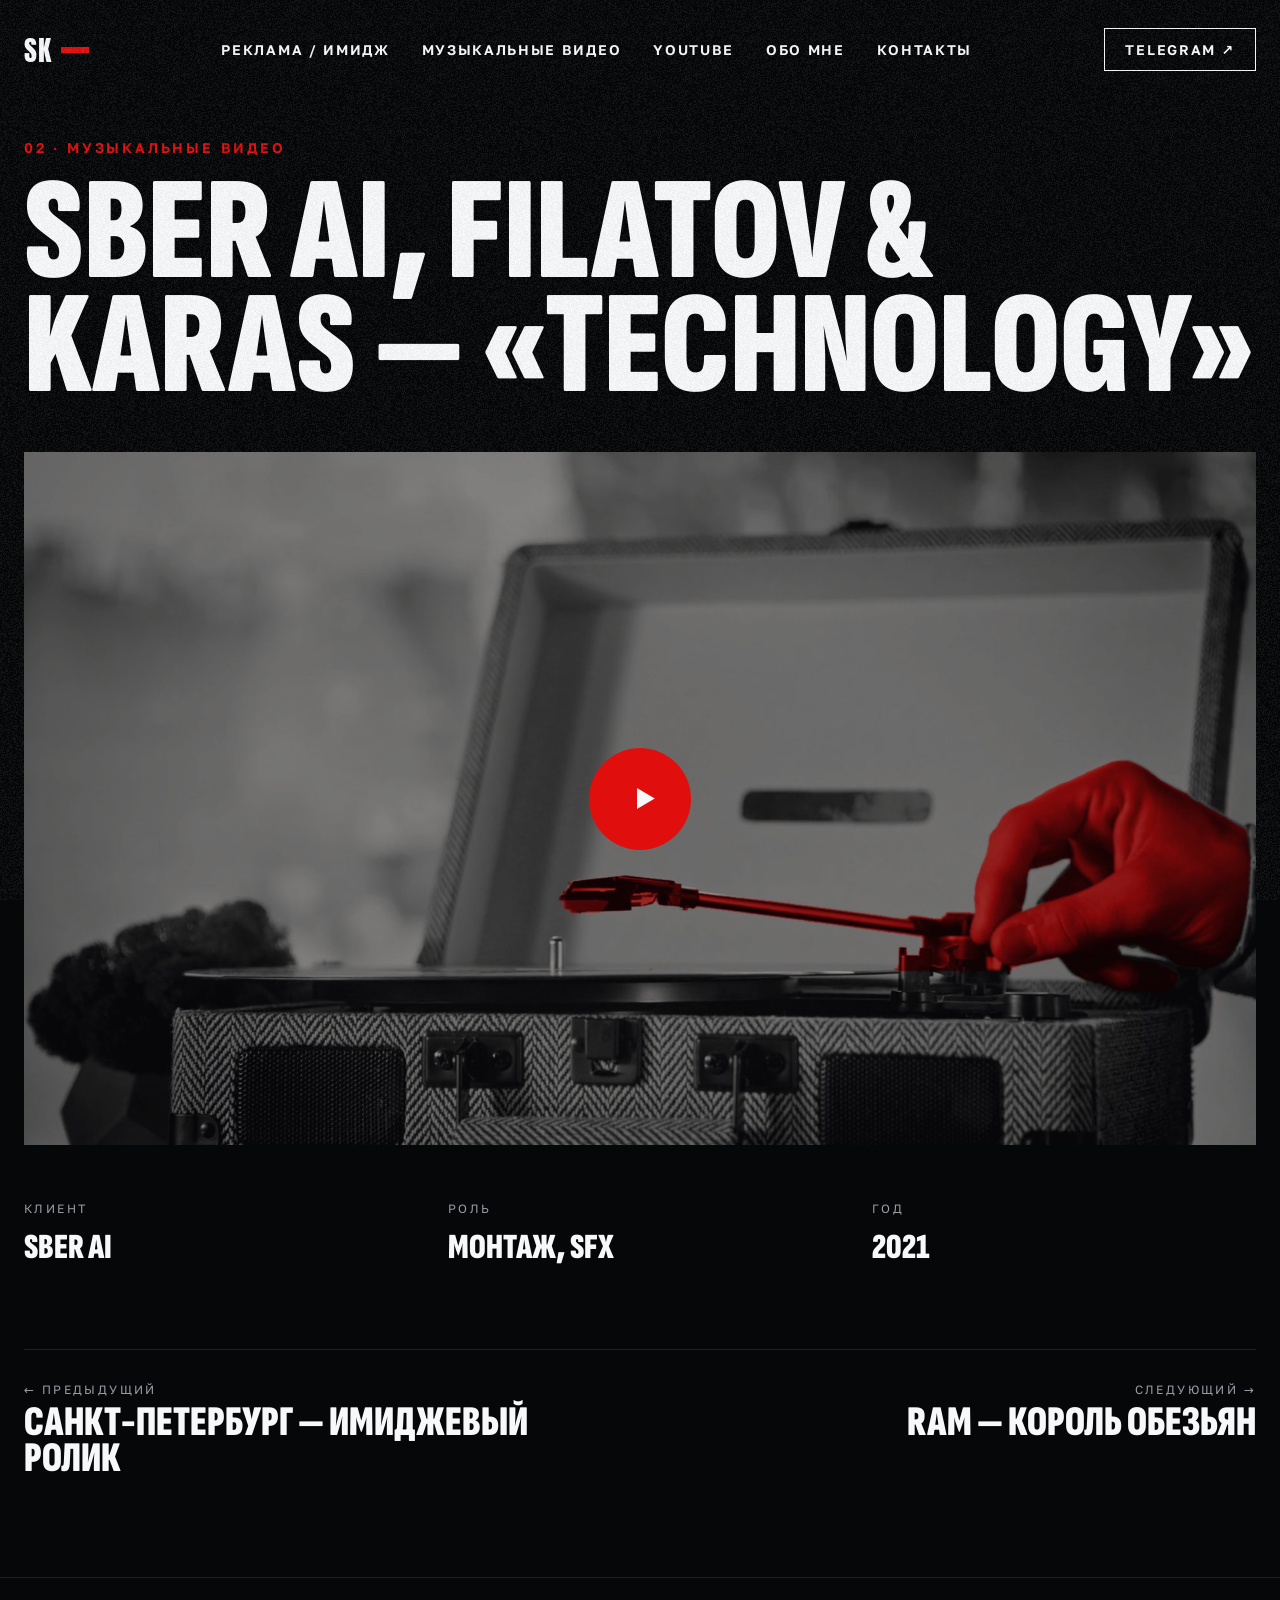
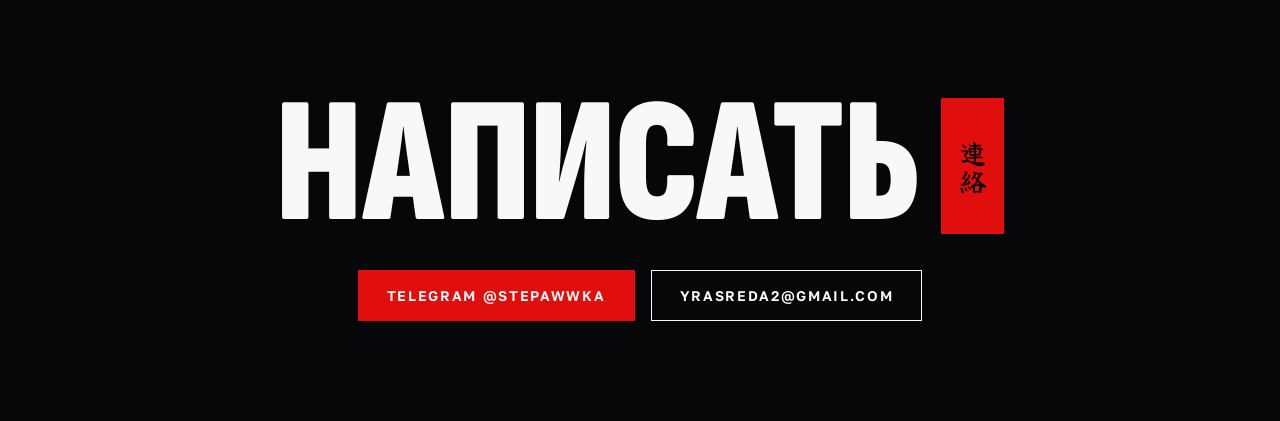
<file: work/sber-technology/index.html>
<!doctype html>
<html lang="ru">
<head>
<meta charset="utf-8">
<meta name="viewport" content="width=device-width, initial-scale=1">
<title>SBER AI, Filatov &amp; Karas — «Technology» — Stepan Korovkin</title>
<meta name="description" content="SBER AI, Filatov &amp; Karas — «Technology». Музыкальные видео. Монтаж — Stepan Korovkin.">
<meta property="og:type" content="website">
<meta property="og:title" content="SBER AI, Filatov &amp; Karas — «Technology» — Stepan Korovkin">
<meta property="og:description" content="SBER AI, Filatov &amp; Karas — «Technology». Музыкальные видео. Монтаж — Stepan Korovkin.">
<meta property="og:image" content="../../assets/img/og.jpg">
<meta name="theme-color" content="#060709">
<link rel="icon" href="data:image/svg+xml,%3Csvg%20xmlns%3D%22http%3A//www.w3.org/2000/svg%22%20viewBox%3D%220%200%2064%2064%22%3E%3Crect%20width%3D%2264%22%20height%3D%2264%22%20fill%3D%22%23060709%22/%3E%3Ctext%20x%3D%2232%22%20y%3D%2244%22%20font-family%3D%22Impact%2CArial%20Narrow%2Csans-serif%22%20font-size%3D%2234%22%20fill%3D%22%23F7F8FA%22%20text-anchor%3D%22middle%22%3ESK%3C/text%3E%3Crect%20x%3D%228%22%20y%3D%2234%22%20width%3D%2248%22%20height%3D%226%22%20fill%3D%22%23E10E0E%22/%3E%3C/svg%3E">
<link rel="preload" href="../../assets/fonts/anton-latin.woff2" as="font" type="font/woff2" crossorigin>
<link rel="preload" href="../../assets/fonts/sofia-latin-900.woff2" as="font" type="font/woff2" crossorigin>
<link rel="preload" href="../../assets/fonts/sofia-cyrillic-900.woff2" as="font" type="font/woff2" crossorigin>
<link rel="preload" href="../../assets/fonts/yuji-kana.woff2" as="font" type="font/woff2" crossorigin>
<link rel="stylesheet" href="../../assets/style.css?v=1369275f">
</head>
<body>
<header class="wrap top">
<a class="mark" href="../../" aria-label="Stepan Korovkin — на главную">SK</a>
<nav class="nav" aria-label="Разделы">
<a href="../../#ads"><span class="l">Реклама / имидж</span><span class="s">Реклама</span></a>
<a href="../../#music"><span class="l">Музыкальные видео</span><span class="s">Клипы</span></a>
<a href="../../#youtube"><span class="l">YouTube</span><span class="s">YouTube</span></a>
<a href="#about" data-about-open><span class="l">Обо мне</span><span class="s">Обо мне</span></a>
<a href="../../#contact"><span class="l">Контакты</span><span class="s">Контакты</span></a>
</nav>
<a class="btn small" href="https://t.me/stepawwka" target="_blank" rel="noopener">Telegram ↗</a>
</header>
<main>
<section class="wrap p-head">
<p class="cat">02 · Музыкальные видео</p>
<h1>SBER AI, Filatov &amp; Karas — «Technology»</h1>
</section>
<div class="wrap"><div class="player" data-src="https://player.vimeo.com/video/723012933?dnt=1&amp;autoplay=1" data-title="SBER AI, Filatov &amp; Karas — «Technology»"><button class="poster" type="button" aria-label="Смотреть: SBER AI, Filatov &amp; Karas — «Technology»"><img src="../../assets/img/sber.jpg?v=a6366674" alt="" decoding="async"><img class="alt" src="../../assets/img/sber-color.jpg?v=f6e10847" alt="" decoding="async"><span class="play" aria-hidden="true"><svg viewBox="0 0 24 24"><path d="M8 5.5v13l11-6.5z"/></svg></span></button><noscript><iframe src="https://player.vimeo.com/video/723012933?dnt=1" title="SBER AI, Filatov &amp; Karas — «Technology»" allow="autoplay; fullscreen; picture-in-picture; encrypted-media; gyroscope; accelerometer; clipboard-write; screen-wake-lock" allowfullscreen></iframe></noscript></div></div>
<section class="wrap">
<div class="facts"><div><span>Клиент</span><strong>SBER AI</strong></div><div><span>Роль</span><strong>Монтаж, SFX</strong></div><div><span>Год</span><strong>2021</strong></div></div>
<nav class="pn" aria-label="Соседние проекты">
<a href="../../work/saint-petersburg/"><span>← Предыдущий</span><strong>Санкт-Петербург — имиджевый ролик</strong></a>
<a class="next" href="../../work/ram-king-of-monkeys/"><span>Следующий →</span><strong>RAM — Король Обезьян</strong></a>
</nav>
</section>
</main>
<footer id="contact" class="foot">
<div class="foot-h"><h2>Написать</h2><div class="tag" aria-hidden="true"><span class="tag-k" lang="ja"><span>連</span><span>絡</span></span></div></div>
<div class="btns">
<a class="btn fill" href="https://t.me/stepawwka" target="_blank" rel="noopener">Telegram @STEPAWWKA</a>
<a class="btn" href="mailto:yrasreda2@gmail.com">YRASREDA2@GMAIL.COM</a>
</div>
</footer>
<div id="about" class="about" role="dialog" aria-modal="true" aria-labelledby="about-title">
<a class="about-bg" href="#" data-about-close aria-label="Закрыть"></a>
<aside class="about-panel" tabindex="-1">
<div class="about-top"><span>Обо мне</span><a class="about-x" href="#" data-about-close aria-label="Закрыть">✕</a></div>
<div class="about-photo"><i></i><i></i><i></i><i></i><div class="about-photo-in"><img src="../../assets/img/me.jpg?v=c651c516" alt="Stepan Korovkin" loading="lazy" decoding="async"><img class="alt" src="../../assets/img/me-color.jpg?v=ccca5686" alt="" loading="lazy" decoding="async"></div></div>
<h2 id="about-title" class="sr">Обо мне — Stepan Korovkin</h2>
<p class="about-lead">Привет, я Стёпа! Свой путь в монтаже и создании историй я начал, когда мне было 10 лет. Тогда я впервые стал искать язык, чтобы делиться своими идеями и эмоциями. Прошло много лет, сменилось множество программ и подходов к работе, но остались главные вопросы, на которые я отвечаю в каждом своем проекте: какую эмоцию мы хотим вызвать у зрителя, какую идею несет наш ролик и как все это сложится в единое целое?</p>
<p>Мое основное направление — <b>реклама и имиджевые ролики</b>. Над такими проектами работал в двух форматах: как в составе крупной команды с четко распределенными ролями, так и самостоятельно, закрывая весь пост-продакшен более камерных проектов — монтаж, цвет, саунд-дизайн и <a class="about-link" href="../../motion/">моушен-дизайн</a>.</p><p>Кроме этого, я работал над музыкальными видео, образовательным контентом, короткометражным кино, роликами для социальных сетей, а также выполнял монтаж на площадке.</p><p>Сейчас я активно развиваюсь в направлении YouTube и документальных форматов: мне интересно рассказывать истории, которые цепляют, обладают характером и держат внимание зрителя продолжительное время.</p>
<ul class="about-chips"><li class="main">Реклама / имидж</li><li class="">YouTube</li><li class="">Док-формат</li><li class="more">Клипы</li><li class="more">Короткий метр</li><li class="more">Образовательный контент</li><li class="more">Ролики для соцсетей</li><li class="more">Интервью</li><li class="more">Корпоративные ролики</li><li class="more">Репортаж</li><li class="more">Монтаж на площадке</li></ul>
<p class="about-cta">Если у вас есть проект — напишите мне!</p>
<div class="about-btns"><a class="btn fill" href="https://t.me/stepawwka" target="_blank" rel="noopener">Telegram @STEPAWWKA</a>
<a class="btn" href="mailto:yrasreda2@gmail.com">YRASREDA2@GMAIL.COM</a></div>
</aside>
</div>
<script>
(function () {
  document.documentElement.classList.add('js');
  var box = document.getElementById('about'), panel = box.querySelector('.about-panel'), last = null;
  function open(e) {
    if (e) e.preventDefault();
    last = document.activeElement; box.classList.add('open'); document.body.classList.add('noscroll');
    history.replaceState(null, '', '#about'); setTimeout(function () { panel.focus(); }, 50);
  }
  function close(e) {
    if (e) e.preventDefault();
    box.classList.remove('open'); document.body.classList.remove('noscroll');
    history.replaceState(null, '', location.pathname + location.search);
    if (last) last.focus();
  }
  document.querySelectorAll('[data-about-open]').forEach(function (a) { a.addEventListener('click', open); });
  box.querySelectorAll('[data-about-close]').forEach(function (a) { a.addEventListener('click', close); });
  document.addEventListener('keydown', function (e) { if (e.key === 'Escape' && box.classList.contains('open')) close(e); });
  if (location.hash === '#about') open();
})();
</script>
<script>
(function () {
  if (!window.matchMedia || !matchMedia('(hover: none)').matches || !('IntersectionObserver' in window)) return;
  if (matchMedia('(prefers-reduced-motion: reduce)').matches) return;
  var io = new IntersectionObserver(function (es) {
    es.forEach(function (e) { e.target.classList.toggle('live', e.isIntersecting); });
  }, { rootMargin: '-46% 0px -46% 0px' });
  document.querySelectorAll('.card.has-cover, .poster, .about-photo').forEach(function (el) { io.observe(el); });
})();
</script>
<script>
document.querySelectorAll('.player[data-src] .poster').forEach(function (b) {
  b.addEventListener('click', function () {
    var p = b.parentElement, f = document.createElement('iframe');
    f.src = p.dataset.src; f.title = p.dataset.title; f.allow = 'autoplay; fullscreen; picture-in-picture; encrypted-media; gyroscope; accelerometer; clipboard-write; screen-wake-lock';
    f.allowFullscreen = true; f.referrerPolicy = 'strict-origin-when-cross-origin';
    p.replaceChildren(f); f.focus();
  });
});
</script>
</body>
</html>
</file>
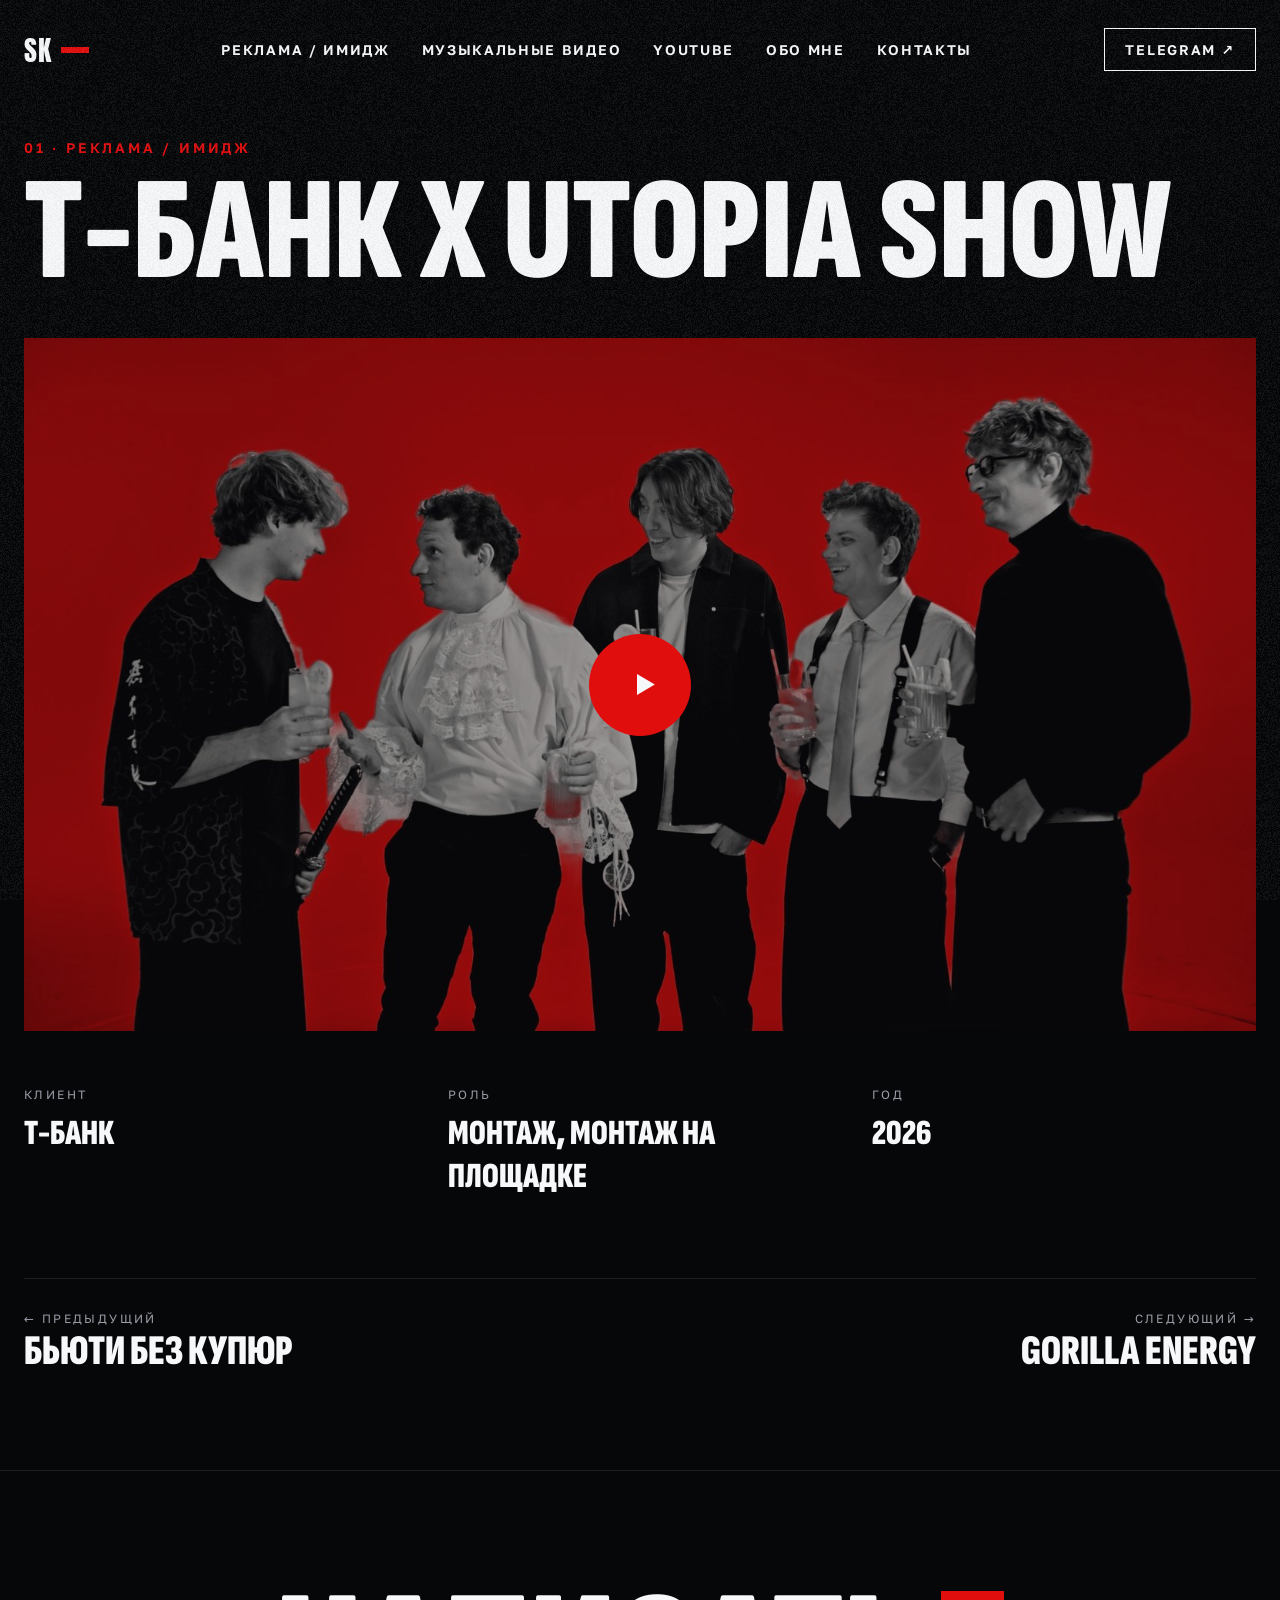
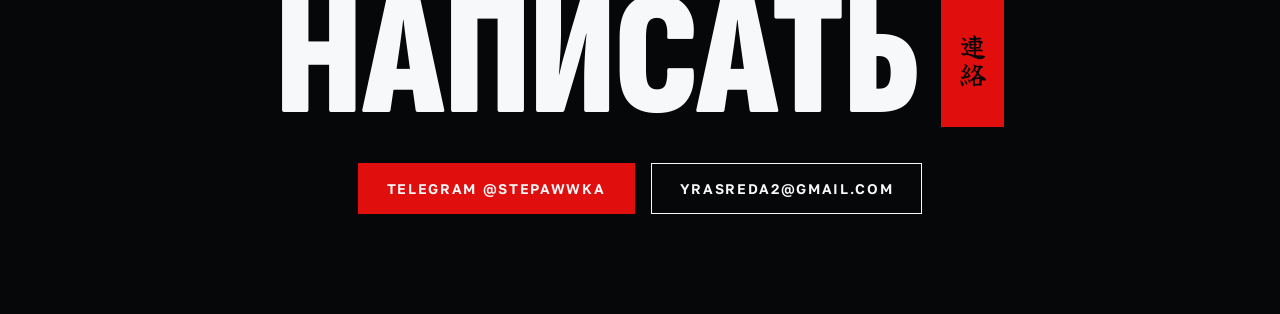
<file: work/tbank-utopia/index.html>
<!doctype html>
<html lang="ru">
<head>
<meta charset="utf-8">
<meta name="viewport" content="width=device-width, initial-scale=1">
<title>Т-Банк X Utopia Show — Stepan Korovkin</title>
<meta name="description" content="Т-Банк X Utopia Show. Реклама / имидж. Монтаж — Stepan Korovkin.">
<meta property="og:type" content="website">
<meta property="og:title" content="Т-Банк X Utopia Show — Stepan Korovkin">
<meta property="og:description" content="Т-Банк X Utopia Show. Реклама / имидж. Монтаж — Stepan Korovkin.">
<meta property="og:image" content="../../assets/img/og.jpg">
<meta name="theme-color" content="#060709">
<link rel="icon" href="data:image/svg+xml,%3Csvg%20xmlns%3D%22http%3A//www.w3.org/2000/svg%22%20viewBox%3D%220%200%2064%2064%22%3E%3Crect%20width%3D%2264%22%20height%3D%2264%22%20fill%3D%22%23060709%22/%3E%3Ctext%20x%3D%2232%22%20y%3D%2244%22%20font-family%3D%22Impact%2CArial%20Narrow%2Csans-serif%22%20font-size%3D%2234%22%20fill%3D%22%23F7F8FA%22%20text-anchor%3D%22middle%22%3ESK%3C/text%3E%3Crect%20x%3D%228%22%20y%3D%2234%22%20width%3D%2248%22%20height%3D%226%22%20fill%3D%22%23E10E0E%22/%3E%3C/svg%3E">
<link rel="preload" href="../../assets/fonts/anton-latin.woff2" as="font" type="font/woff2" crossorigin>
<link rel="preload" href="../../assets/fonts/sofia-latin-900.woff2" as="font" type="font/woff2" crossorigin>
<link rel="preload" href="../../assets/fonts/sofia-cyrillic-900.woff2" as="font" type="font/woff2" crossorigin>
<link rel="preload" href="../../assets/fonts/yuji-kana.woff2" as="font" type="font/woff2" crossorigin>
<link rel="stylesheet" href="../../assets/style.css?v=1369275f">
</head>
<body>
<header class="wrap top">
<a class="mark" href="../../" aria-label="Stepan Korovkin — на главную">SK</a>
<nav class="nav" aria-label="Разделы">
<a href="../../#ads"><span class="l">Реклама / имидж</span><span class="s">Реклама</span></a>
<a href="../../#music"><span class="l">Музыкальные видео</span><span class="s">Клипы</span></a>
<a href="../../#youtube"><span class="l">YouTube</span><span class="s">YouTube</span></a>
<a href="#about" data-about-open><span class="l">Обо мне</span><span class="s">Обо мне</span></a>
<a href="../../#contact"><span class="l">Контакты</span><span class="s">Контакты</span></a>
</nav>
<a class="btn small" href="https://t.me/stepawwka" target="_blank" rel="noopener">Telegram ↗</a>
</header>
<main>
<section class="wrap p-head">
<p class="cat">01 · Реклама / имидж</p>
<h1>Т-Банк X Utopia Show</h1>
</section>
<div class="wrap"><div class="player" data-src="https://kinescope.io/embed/f105fb5a-e9b6-4395-9607-12a16097616d?title=false&amp;dnt=1&amp;autoplay=1" data-title="Т-Банк X Utopia Show"><button class="poster" type="button" aria-label="Смотреть: Т-Банк X Utopia Show"><img src="../../assets/img/tbank.jpg?v=7b4b48c3" alt="" decoding="async"><img class="alt" src="../../assets/img/tbank-color.jpg?v=addeb422" alt="" decoding="async"><span class="play" aria-hidden="true"><svg viewBox="0 0 24 24"><path d="M8 5.5v13l11-6.5z"/></svg></span></button><noscript><iframe src="https://kinescope.io/embed/f105fb5a-e9b6-4395-9607-12a16097616d?title=false&amp;dnt=1" title="Т-Банк X Utopia Show" allow="autoplay; fullscreen; picture-in-picture; encrypted-media; gyroscope; accelerometer; clipboard-write; screen-wake-lock" allowfullscreen></iframe></noscript></div></div>
<section class="wrap">
<div class="facts"><div><span>Клиент</span><strong>Т-Банк</strong></div><div><span>Роль</span><strong>Монтаж, монтаж на площадке</strong></div><div><span>Год</span><strong>2026</strong></div></div>
<nav class="pn" aria-label="Соседние проекты">
<a href="../../work/beauty-bez-kupyur/"><span>← Предыдущий</span><strong>Бьюти без купюр</strong></a>
<a class="next" href="../../work/gorilla-energy/"><span>Следующий →</span><strong>Gorilla Energy</strong></a>
</nav>
</section>
</main>
<footer id="contact" class="foot">
<div class="foot-h"><h2>Написать</h2><div class="tag" aria-hidden="true"><span class="tag-k" lang="ja"><span>連</span><span>絡</span></span></div></div>
<div class="btns">
<a class="btn fill" href="https://t.me/stepawwka" target="_blank" rel="noopener">Telegram @STEPAWWKA</a>
<a class="btn" href="mailto:yrasreda2@gmail.com">YRASREDA2@GMAIL.COM</a>
</div>
</footer>
<div id="about" class="about" role="dialog" aria-modal="true" aria-labelledby="about-title">
<a class="about-bg" href="#" data-about-close aria-label="Закрыть"></a>
<aside class="about-panel" tabindex="-1">
<div class="about-top"><span>Обо мне</span><a class="about-x" href="#" data-about-close aria-label="Закрыть">✕</a></div>
<div class="about-photo"><i></i><i></i><i></i><i></i><div class="about-photo-in"><img src="../../assets/img/me.jpg?v=c651c516" alt="Stepan Korovkin" loading="lazy" decoding="async"><img class="alt" src="../../assets/img/me-color.jpg?v=ccca5686" alt="" loading="lazy" decoding="async"></div></div>
<h2 id="about-title" class="sr">Обо мне — Stepan Korovkin</h2>
<p class="about-lead">Привет, я Стёпа! Свой путь в монтаже и создании историй я начал, когда мне было 10 лет. Тогда я впервые стал искать язык, чтобы делиться своими идеями и эмоциями. Прошло много лет, сменилось множество программ и подходов к работе, но остались главные вопросы, на которые я отвечаю в каждом своем проекте: какую эмоцию мы хотим вызвать у зрителя, какую идею несет наш ролик и как все это сложится в единое целое?</p>
<p>Мое основное направление — <b>реклама и имиджевые ролики</b>. Над такими проектами работал в двух форматах: как в составе крупной команды с четко распределенными ролями, так и самостоятельно, закрывая весь пост-продакшен более камерных проектов — монтаж, цвет, саунд-дизайн и <a class="about-link" href="../../motion/">моушен-дизайн</a>.</p><p>Кроме этого, я работал над музыкальными видео, образовательным контентом, короткометражным кино, роликами для социальных сетей, а также выполнял монтаж на площадке.</p><p>Сейчас я активно развиваюсь в направлении YouTube и документальных форматов: мне интересно рассказывать истории, которые цепляют, обладают характером и держат внимание зрителя продолжительное время.</p>
<ul class="about-chips"><li class="main">Реклама / имидж</li><li class="">YouTube</li><li class="">Док-формат</li><li class="more">Клипы</li><li class="more">Короткий метр</li><li class="more">Образовательный контент</li><li class="more">Ролики для соцсетей</li><li class="more">Интервью</li><li class="more">Корпоративные ролики</li><li class="more">Репортаж</li><li class="more">Монтаж на площадке</li></ul>
<p class="about-cta">Если у вас есть проект — напишите мне!</p>
<div class="about-btns"><a class="btn fill" href="https://t.me/stepawwka" target="_blank" rel="noopener">Telegram @STEPAWWKA</a>
<a class="btn" href="mailto:yrasreda2@gmail.com">YRASREDA2@GMAIL.COM</a></div>
</aside>
</div>
<script>
(function () {
  document.documentElement.classList.add('js');
  var box = document.getElementById('about'), panel = box.querySelector('.about-panel'), last = null;
  function open(e) {
    if (e) e.preventDefault();
    last = document.activeElement; box.classList.add('open'); document.body.classList.add('noscroll');
    history.replaceState(null, '', '#about'); setTimeout(function () { panel.focus(); }, 50);
  }
  function close(e) {
    if (e) e.preventDefault();
    box.classList.remove('open'); document.body.classList.remove('noscroll');
    history.replaceState(null, '', location.pathname + location.search);
    if (last) last.focus();
  }
  document.querySelectorAll('[data-about-open]').forEach(function (a) { a.addEventListener('click', open); });
  box.querySelectorAll('[data-about-close]').forEach(function (a) { a.addEventListener('click', close); });
  document.addEventListener('keydown', function (e) { if (e.key === 'Escape' && box.classList.contains('open')) close(e); });
  if (location.hash === '#about') open();
})();
</script>
<script>
(function () {
  if (!window.matchMedia || !matchMedia('(hover: none)').matches || !('IntersectionObserver' in window)) return;
  if (matchMedia('(prefers-reduced-motion: reduce)').matches) return;
  var io = new IntersectionObserver(function (es) {
    es.forEach(function (e) { e.target.classList.toggle('live', e.isIntersecting); });
  }, { rootMargin: '-46% 0px -46% 0px' });
  document.querySelectorAll('.card.has-cover, .poster, .about-photo').forEach(function (el) { io.observe(el); });
})();
</script>
<script>
document.querySelectorAll('.player[data-src] .poster').forEach(function (b) {
  b.addEventListener('click', function () {
    var p = b.parentElement, f = document.createElement('iframe');
    f.src = p.dataset.src; f.title = p.dataset.title; f.allow = 'autoplay; fullscreen; picture-in-picture; encrypted-media; gyroscope; accelerometer; clipboard-write; screen-wake-lock';
    f.allowFullscreen = true; f.referrerPolicy = 'strict-origin-when-cross-origin';
    p.replaceChildren(f); f.focus();
  });
});
</script>
</body>
</html>
</file>
<file: assets/style.css>
/* шрифты лежат на сайте: Anton — только имя-лого и SK; заголовки на обоих языках — Sofia Sans Extra Condensed Black */
@font-face{font-family:"SK Logo";src:url(fonts/anton-latin.woff2) format("woff2");font-display:swap}
@font-face{font-family:"SK Display";src:url(fonts/sofia-latin-900.woff2) format("woff2");font-display:swap;size-adjust:118%;
  unicode-range:U+0000-00FF,U+0131,U+0152-0153,U+02BB-02BC,U+02C6,U+02DA,U+02DC,U+2000-206F,U+20AC,U+2122,U+2191,U+2193,U+2212,U+2215,U+FEFF,U+FFFD}
@font-face{font-family:"SK Display";src:url(fonts/sofia-cyrillic-900.woff2) format("woff2");font-display:swap;size-adjust:118%;
  unicode-range:U+0301,U+0400-045F,U+0490-0491,U+04B0-04B1,U+2116}
@font-face{font-family:"SK Kana";src:url(fonts/yuji-kana.woff2) format("woff2");font-display:block}
@font-face{font-family:Golos;font-weight:400;src:url(fonts/golos-latin-400.woff2) format("woff2");font-display:swap;unicode-range:U+0000-00FF,U+2000-206F,U+2190-2199,U+25B6}
@font-face{font-family:Golos;font-weight:500;src:url(fonts/golos-latin-500.woff2) format("woff2");font-display:swap;unicode-range:U+0000-00FF,U+2000-206F,U+2190-2199,U+25B6}
@font-face{font-family:Golos;font-weight:600;src:url(fonts/golos-latin-600.woff2) format("woff2");font-display:swap;unicode-range:U+0000-00FF,U+2000-206F,U+2190-2199,U+25B6}
@font-face{font-family:Golos;font-weight:400;src:url(fonts/golos-cyrillic-400.woff2) format("woff2");font-display:swap;unicode-range:U+0301,U+0400-045F,U+0490-0491,U+04B0-04B1,U+2116}
@font-face{font-family:Golos;font-weight:500;src:url(fonts/golos-cyrillic-500.woff2) format("woff2");font-display:swap;unicode-range:U+0301,U+0400-045F,U+0490-0491,U+04B0-04B1,U+2116}
@font-face{font-family:Golos;font-weight:600;src:url(fonts/golos-cyrillic-600.woff2) format("woff2");font-display:swap;unicode-range:U+0301,U+0400-045F,U+0490-0491,U+04B0-04B1,U+2116}

:root{
  --bg:#060709; --panel:#101115; --wine:#3a0303;
  --red:#E10E0E; --white:#F7F8FA; --mute:#9A9DA6; --soft:#B9BCC4; --line:#1d1f25;
  --logo:"SK Logo",Impact,"Arial Narrow",sans-serif;
  --display:"SK Display","Arial Narrow",sans-serif;
  --body:Golos,system-ui,-apple-system,"Segoe UI",sans-serif;
  --kana:"SK Kana","Hiragino Mincho ProN","Yu Mincho",serif;
  --wrap:1320px; --pad:24px;
}
*{box-sizing:border-box}
html{scroll-behavior:smooth;-webkit-text-size-adjust:100%}
body{margin:0;background:var(--bg);color:var(--white);font-family:var(--body);overflow-x:hidden}
main,.foot{overflow-x:clip}
body::before{content:"";position:fixed;inset:0;pointer-events:none;z-index:50;
  background:url(img/grain.png) repeat;opacity:.18;animation:grain 1s steps(4) infinite}
@keyframes grain{0%{background-position:0 0}25%{background-position:-60px 40px}50%{background-position:80px -30px}75%{background-position:-20px -90px}}
@media (prefers-reduced-motion:reduce){body::before{animation:none}html{scroll-behavior:auto}}
a{color:var(--white);text-decoration:none;transition:color .2s}
a:hover{color:var(--red)}
a:focus-visible{outline:2px solid var(--red);outline-offset:4px}
img{display:block;max-width:100%}
.wrap{max-width:var(--wrap);margin:0 auto;padding:0 var(--pad)}
.sr{position:absolute;width:1px;height:1px;overflow:hidden;clip:rect(0 0 0 0);white-space:nowrap}

/* header */
.top{position:relative;z-index:5;display:flex;flex-wrap:wrap;align-items:center;justify-content:space-between;gap:16px 40px;padding-top:28px;padding-bottom:28px}
.mark{font-family:var(--logo);font-size:28px;letter-spacing:.02em;display:flex;align-items:center;gap:10px}
.mark::after{content:"";width:28px;height:6px;background:var(--red)}
.nav{display:flex;flex-wrap:wrap;gap:8px 32px;font-size:14px;font-weight:600;letter-spacing:.12em;text-transform:uppercase}
.nav .s{display:none}
.btn{display:inline-block;font-size:14px;font-weight:600;letter-spacing:.12em;text-transform:uppercase;padding:16px 28px;border:1px solid var(--white)}
.btn.small{padding:12px 20px}
.btn.fill{background:var(--red);border-color:var(--red)}
.btn.fill:hover{background:var(--white);border-color:var(--white);color:var(--bg)}
.btn:not(.fill):hover{border-color:var(--red)}

/* hero — имя с красным ярлыком (иероглифы) + «Режиссер монтажа» в рамке выделения */
.hero{position:relative;min-height:clamp(560px,60vw,780px);display:flex;flex-direction:column;align-items:center;justify-content:center;gap:clamp(30px,3.9vw,56px);padding:24px var(--pad) 48px}
.name{display:flex;align-items:stretch;gap:.16em;font-size:clamp(64px,12.2vw,176px)}
.name h1{margin:0;font-family:var(--logo);font-weight:400;text-transform:uppercase;font-size:1em;line-height:.92;text-align:right;letter-spacing:.005em}
.tag{width:.49em;background:var(--red);display:flex;align-items:center;justify-content:center}
.tag-k{display:flex;flex-direction:column;align-items:center;font-family:var(--kana);font-size:.3em;line-height:1.04;color:var(--bg);user-select:none}
.bbox{position:relative;border:1.5px solid var(--red);padding:.15em .37em .08em}
.bbox i{position:absolute;width:12px;height:12px;background:var(--white);border:2px solid var(--red);box-sizing:border-box}
.bbox i:nth-child(1){left:-7px;top:-7px}.bbox i:nth-child(2){right:-7px;top:-7px}.bbox i:nth-child(3){left:-7px;bottom:-7px}.bbox i:nth-child(4){right:-7px;bottom:-7px}
.bbox i:nth-child(5){left:calc(50% - 6px);top:-7px}.bbox i:nth-child(6){left:calc(50% - 6px);bottom:-7px}
.hero .bbox{font-size:clamp(34px,6.4vw,92px)}
.hero .role{margin:0;font-family:var(--display);font-size:1em;line-height:1;text-transform:uppercase;white-space:nowrap}
.hero .name,.hero .bbox{animation:rise .9s cubic-bezier(.2,.7,.2,1) both}
.hero .bbox{animation-delay:.15s}
.hero .tag{transform-origin:top;animation:drop .7s .35s cubic-bezier(.7,0,.2,1) both}
.hero-lead{margin:calc(-1 * clamp(6px,1.2vw,18px)) 0 0;max-width:34em;text-wrap:balance;text-align:center;font-size:clamp(16px,1.45vw,21px);line-height:1.45;color:var(--soft)}
.hero-more{display:inline-flex;align-items:center;gap:12px;margin-top:clamp(4px,1.6vw,22px);font-size:13px;font-weight:600;letter-spacing:.24em;text-transform:uppercase;padding:10px 0}
.hero-more span{color:var(--red);font-size:20px;letter-spacing:0;animation:nudge 1.8s ease-in-out infinite}
@keyframes nudge{50%{transform:translateY(5px)}}
.hero .hero-lead,.hero .hero-more{animation:rise .9s .3s cubic-bezier(.2,.7,.2,1) both}
@keyframes rise{from{opacity:0;transform:translateY(24px)}}
@keyframes drop{from{transform:scaleY(0)}}
@media (prefers-reduced-motion:reduce){.hero .name,.hero .bbox,.hero .tag,.hero .hero-lead,.hero .hero-more,.hero-more span{animation:none}}

/* sections */
.sec{padding-top:100px;padding-bottom:40px;scroll-margin-top:12px}
.sec+.sec{padding-top:100px}
.sec-head{display:flex;flex-wrap:wrap;align-items:flex-end;gap:8px 24px;margin-bottom:40px}
.sec-head .num{font-family:var(--display);font-size:clamp(20px,2.8vw,40px);color:var(--red);line-height:1;padding-bottom:.25em}
.sec-head h2{margin:0;font-family:var(--display);font-weight:400;text-transform:uppercase;font-size:clamp(44px,8.3vw,120px);line-height:.92;overflow-wrap:anywhere}
.grid{display:grid;grid-template-columns:repeat(auto-fill,minmax(min(340px,100%),1fr));gap:24px}

.card{position:relative;display:flex;align-items:center;justify-content:center;aspect-ratio:16/9;overflow:hidden;background:var(--panel);isolation:isolate;container-type:inline-size}
.card.red{background:var(--wine)}
.card img{position:absolute;inset:0;width:100%;height:100%;object-fit:cover;transition:transform .6s cubic-bezier(.2,.7,.2,1)}
.card .t{position:relative;font-family:var(--display);text-transform:uppercase;text-align:center;line-height:.95;padding:0 24px;
  font-size:clamp(30px,4.2vw,60px);white-space:pre-line;transition:transform .5s cubic-bezier(.2,.7,.2,1)}
.card .t.long{font-size:clamp(26px,3.4vw,48px)}

.card .meta{position:absolute;left:0;right:0;bottom:0;display:flex;justify-content:space-between;align-items:flex-end;gap:12px;padding:18px 20px;
  font-size:13px;letter-spacing:.14em;text-transform:uppercase;color:var(--soft);background:linear-gradient(transparent,rgba(6,7,9,.9))}
/* "cover_hover": при наведении фирменный кадр сменяется оригиналом в цвете */
.card img.alt,.player .poster img.alt{opacity:0;transition:opacity .6s ease,transform .6s cubic-bezier(.2,.7,.2,1)}
.card:hover img.alt,.card:focus-visible img.alt,.poster:hover img.alt,.poster:focus-visible img.alt{opacity:1}
/* телефоны: карточка в центре экрана проявляется в цвете, как при наведении (класс .live ставит скрипт) */
.card.live img.alt,.poster.live img.alt{opacity:1}
.card.live .shade{opacity:.45}
.card.live .line{transform:scaleX(1)}
.card.live img{transform:scale(1.04)}
.poster.live::after{background:rgba(6,7,9,.15)}
.card .shade{position:absolute;inset:0;background:radial-gradient(ellipse at center,rgba(6,7,9,.55),rgba(6,7,9,.2) 75%);transition:opacity .5s}
/* надпись сверху/снизу, если в центре обложки важная деталь: "text_pos" в projects.json */
.card.at-top .t,.card.at-bottom .t{white-space:pre-line;text-wrap:balance;font-size:clamp(24px,2.9vw,42px);padding:0 16px}
.card.at-top{align-items:flex-start;padding-top:clamp(14px,2.2vw,28px)}
.card.at-bottom{align-items:flex-end;padding-bottom:clamp(14px,2.2vw,28px)}
.card.at-left{justify-content:flex-start}
.card.at-left .t{text-align:left;padding-left:clamp(16px,2.6vw,32px);max-width:62%}
.card.at-left .shade{background:linear-gradient(90deg,rgba(6,7,9,.7),rgba(6,7,9,.25) 55%,rgba(6,7,9,.05))}
.card.at-top .shade{background:linear-gradient(rgba(6,7,9,.7),rgba(6,7,9,.2) 55%,rgba(6,7,9,.1))}
.card.at-bottom .shade{background:linear-gradient(rgba(6,7,9,.1),rgba(6,7,9,.2) 45%,rgba(6,7,9,.7))}
.card.has-cover .t{text-shadow:0 2px 6px rgba(0,0,0,.35),0 4px 40px rgba(0,0,0,.55)}
.card:hover .shade,.card:focus-visible .shade{opacity:.45}
.card .line{position:absolute;left:0;bottom:0;height:4px;width:100%;background:var(--red);transform:scaleX(0);transform-origin:left;transition:transform .4s cubic-bezier(.7,0,.2,1)}
.card:hover,.card:focus-visible{color:var(--white)}
.card:hover img,.card:focus-visible img{transform:scale(1.04)}
.card:hover .t{transform:scale(1.03)}
.card:hover .line,.card:focus-visible .line{transform:scaleX(1)}
.card:focus-visible{outline-offset:0}

/* footer */
.foot{border-top:1px solid var(--line);margin-top:100px;padding:120px var(--pad) 100px;text-align:center;display:flex;flex-direction:column;align-items:center;gap:36px;scroll-margin-top:12px}
.foot-h{display:flex;align-items:stretch;gap:.14em;font-size:clamp(64px,11.8vw,170px)}
.foot-h h2{margin:0;font-family:var(--display);font-weight:400;font-size:1em;line-height:.9;text-transform:uppercase}
.foot-h .tag{width:.42em}
.foot-h .tag-k{font-size:.18em}
.foot .btns{display:flex;flex-wrap:wrap;justify-content:center;gap:16px}

/* project page */
.p-head{padding-top:40px;padding-bottom:48px}
.p-head .cat{margin:0 0 20px;font-size:14px;font-weight:600;letter-spacing:.2em;text-transform:uppercase;color:var(--red)}
.p-head h1{margin:0;font-family:var(--display);font-weight:400;text-transform:uppercase;font-size:clamp(48px,9.7vw,140px);line-height:.92;overflow-wrap:anywhere}
.player{position:relative;z-index:60;aspect-ratio:16/9;background:#000;overflow:hidden} /* плеер поверх зерна */
.player iframe{position:absolute;inset:0;width:100%;height:100%;border:0}
/* своя обложка с кнопкой Play */
.poster{position:absolute;inset:0;width:100%;height:100%;margin:0;padding:0 24px;border:0;cursor:pointer;color:var(--white);background:var(--panel);
  display:flex;flex-direction:column;align-items:center;justify-content:center;gap:clamp(18px,3vw,36px);font:inherit}
.poster.red{background:var(--wine)}
.player .poster img{position:absolute;inset:0;width:100%;height:100%;object-fit:cover;opacity:1;transition:transform .8s cubic-bezier(.2,.7,.2,1),filter .4s}
.poster::after{content:"";position:absolute;inset:0;background:rgba(6,7,9,.35);transition:background .4s}
.poster b{position:relative;z-index:1;font-family:var(--display);font-weight:400;text-transform:uppercase;text-align:center;white-space:pre-line;
  font-size:clamp(34px,6vw,88px);line-height:.92}
.play{position:relative;z-index:1;display:flex;align-items:center;justify-content:center;width:clamp(64px,8vw,112px);aspect-ratio:1;border-radius:50%;
  background:var(--red);transition:transform .35s cubic-bezier(.2,.7,.2,1),background .25s}
.play svg{width:38%;height:38%;margin-left:6%;fill:var(--white);transition:fill .25s}
.poster:hover img{transform:scale(1.03)}
.poster:hover::after{background:rgba(6,7,9,.15)}
.poster:hover .play,.poster:focus-visible .play{transform:scale(1.08);background:var(--white)}
.poster:hover .play svg,.poster:focus-visible .play svg{fill:var(--red)}
.poster:focus-visible{outline:2px solid var(--red);outline-offset:-2px}
.player img{position:absolute;inset:0;width:100%;height:100%;object-fit:cover;opacity:.45}
.player .soon{position:absolute;inset:0;display:flex;flex-direction:column;align-items:center;justify-content:center;gap:18px;font-size:13px;letter-spacing:.2em;text-transform:uppercase}
.player .soon b{font-family:var(--display);font-weight:400;font-size:clamp(28px,4vw,56px);letter-spacing:0;text-align:center;white-space:pre-line;line-height:.95}
.facts{display:grid;grid-template-columns:repeat(auto-fit,minmax(220px,1fr));gap:32px 40px;padding-top:56px}
.facts div{display:flex;flex-direction:column;gap:10px}
.facts span{font-size:12px;letter-spacing:.2em;text-transform:uppercase;color:var(--mute)}
.facts strong{font-family:var(--display);font-weight:400;font-size:30px;text-transform:uppercase}
.facts p{grid-column:1/-1;margin:0;max-width:760px;font-size:18px;line-height:1.6;color:#C9CBD1}
.pn{display:flex;flex-wrap:wrap;justify-content:space-between;gap:24px;margin-top:80px;padding-top:32px;border-top:1px solid var(--line)}
.pn a{display:flex;flex-direction:column;gap:8px;max-width:48%}
.pn a.next{text-align:right;margin-left:auto}
.pn span{font-size:12px;letter-spacing:.2em;text-transform:uppercase;color:var(--mute)}
.pn strong{font-family:var(--display);font-weight:400;font-size:clamp(24px,2.8vw,40px);text-transform:uppercase;line-height:1}
.page-end{height:100px}

/* phones */
@media (max-width:760px){
  :root{--pad:16px}
  .hero{min-height:560px;gap:34px}
  .name{font-size:18.5vw}
  .hero .bbox{font-size:9vw}
  .bbox i{width:8px;height:8px;border-width:1.5px}
  .bbox i:nth-child(1){left:-5px;top:-5px}.bbox i:nth-child(2){right:-5px;top:-5px}.bbox i:nth-child(3){left:-5px;bottom:-5px}.bbox i:nth-child(4){right:-5px;bottom:-5px}
  .bbox i:nth-child(5),.bbox i:nth-child(6){display:none}
  .foot-h{font-size:17vw}
  .foot-h .tag{width:.5em}
  .foot-h .tag-k{font-size:.27em}
  .hero{min-height:500px}
  .top{padding-top:20px;padding-bottom:12px;gap:4px 16px}
  .mark{font-size:24px}
  .mark::after{width:22px;height:5px}
  .top>.btn{padding:12px 14px;font-size:12px}
  .nav{order:3;width:100%;justify-content:center;gap:0 14px;font-size:11px;letter-spacing:.08em}
  .nav a{padding:12px 0}
  .nav .l{display:none}.nav .s{display:inline}
  .sec,.sec+.sec{padding-top:56px;padding-bottom:16px}
  .sec-head{flex-direction:column;align-items:flex-start;gap:6px;margin-bottom:16px}
  .sec-head .num{padding:0}
  .grid{gap:16px}
  .card .meta{padding:12px 14px;font-size:11px}
  .foot{margin-top:56px;padding:72px var(--pad) 64px;gap:28px}
  .foot .btns{gap:12px}
  .foot .btn{padding:16px 22px;font-size:13px}
  .pn a{max-width:100%}
}

/* размер надписи считается от ширины самой карточки, а не окна — текст не вылезает ни при каком шрифте */
@supports (font-size:1cqi){
  .card .t{font-size:min(13cqi,60px);padding:0 6cqi;max-width:100%;box-sizing:border-box;overflow-wrap:break-word}
  .card .t.long{font-size:min(10.5cqi,48px)}
  .card.at-top .t,.card.at-bottom .t{font-size:min(10cqi,42px);padding:0 5cqi}
  .card .t.one{font-size:min(8cqi,36px)}
  .card.at-left .t{padding:0 0 0 6cqi;max-width:62%;font-size:min(9cqi,40px);overflow-wrap:normal}
}

/* ===== Обо мне: панель справа поверх страницы ===== */
body.noscroll{overflow:hidden}
.about{position:fixed;inset:0;z-index:100;visibility:hidden;transition:visibility 0s .6s}
.about.open,html:not(.js) .about:target{visibility:visible;transition:none}
.about-bg{position:absolute;inset:0;background:rgba(6,7,9,.72);opacity:0;transition:opacity .45s;cursor:pointer}
.about.open .about-bg,html:not(.js) .about:target .about-bg{opacity:1}
.about-panel{position:absolute;top:0;right:0;height:100%;width:min(560px,100%);overflow-y:auto;overscroll-behavior:contain;
  background:#0b0c0f;border-left:1px solid var(--line);padding:24px clamp(20px,4vw,44px) 56px;outline:none;
  transform:translateX(100%);transition:transform .6s cubic-bezier(.7,0,.2,1)}
.about.open .about-panel,html:not(.js) .about:target .about-panel{transform:none}
@media (prefers-reduced-motion:reduce){.about-panel,.about-bg{transition:none}}
.about-top{display:flex;justify-content:space-between;align-items:center;margin-bottom:24px;font-size:13px;font-weight:600;letter-spacing:.2em;text-transform:uppercase;color:var(--red)}
.about-x{display:flex;align-items:center;justify-content:center;width:44px;height:44px;margin-right:-10px;font-size:20px;color:var(--white)}
.about-photo{position:relative;border:1.5px solid var(--red);padding:10px;margin:8px 0 34px}
.about-photo>i{position:absolute;width:12px;height:12px;background:var(--white);border:2px solid var(--red);box-sizing:border-box;z-index:1}
.about-photo>i:nth-child(1){left:-7px;top:-7px}.about-photo>i:nth-child(2){right:-7px;top:-7px}.about-photo>i:nth-child(3){left:-7px;bottom:-7px}.about-photo>i:nth-child(4){right:-7px;bottom:-7px}
.about-photo-in{position:relative;aspect-ratio:4/5;background:var(--wine);overflow:hidden}
.about-photo img{width:100%;height:100%;object-fit:cover}
.about-photo img.alt{position:absolute;inset:0;opacity:0;transition:opacity .6s ease}
.about-photo:hover img.alt,.about-photo.live img.alt{opacity:1}
.about-panel .about-lead b{font-weight:inherit;color:var(--red)}
.about-chips{list-style:none;margin:30px 0 0;padding:0;display:flex;flex-wrap:wrap;gap:8px}
.about-chips li{font-size:12px;font-weight:600;letter-spacing:.1em;text-transform:uppercase;padding:9px 12px;border:1px solid #5a5d66}
.about-chips li.main{background:var(--wine);border-color:var(--red)}
.about-chips li.more{border-style:dashed;border-color:#3a3c44;color:var(--mute)}
.about-photo .ph{position:absolute;inset:0;display:flex;align-items:center;justify-content:center}
.about-photo .ph-k{display:flex;flex-direction:column;font-family:var(--kana);font-size:clamp(64px,13vw,96px);line-height:1.04;color:var(--red);filter:brightness(1.35)}
.about-photo .ph-m{position:absolute;font-family:var(--logo);font-size:clamp(90px,22vw,150px);line-height:1;color:var(--white)}
.about-name{position:relative;display:inline-block;margin:0 0 14px;font-family:var(--logo);font-weight:400;text-transform:uppercase;font-size:clamp(52px,11vw,84px);line-height:.92}
.about-name i{position:absolute;left:-6%;right:-6%;top:66%;height:clamp(7px,1.3vw,11px);background:var(--red)}
.about-role{margin:0 0 28px;font-size:13px;font-weight:500;letter-spacing:.32em;text-transform:uppercase;color:var(--soft)}
.about-panel p{margin:0 0 16px;font-size:17px;line-height:1.6;color:#C9CBD1}
.about-panel .about-lead{font-size:clamp(19px,2.2vw,22px);line-height:1.45;color:var(--white)}
.about-panel h3{margin:36px 0 14px;font-size:12px;font-weight:600;letter-spacing:.2em;text-transform:uppercase;color:var(--mute)}
.about-list{list-style:none;margin:0;padding:0}
.about-list li{font-family:var(--display);text-transform:uppercase;font-size:clamp(24px,3.4vw,30px);line-height:1.1;padding:10px 0;border-top:1px solid var(--line)}
.about-list li:last-child{border-bottom:1px solid var(--line)}
.about-tags{list-style:none;margin:0;padding:0;display:flex;flex-wrap:wrap;gap:8px}
.about-tags li{font-size:13px;font-weight:600;letter-spacing:.1em;text-transform:uppercase;padding:9px 12px;border:1px solid #2a2c33}
.about-btns{display:flex;flex-wrap:wrap;gap:12px;margin-top:40px}
.about-btns .btn{padding:16px 22px;font-size:13px}

/* about: ссылки и акценты в тексте */
.about-panel p b{font-weight:500;color:var(--white)}
.about-link{color:var(--white);text-decoration:underline;text-decoration-color:#03FE0E;text-decoration-thickness:2px;text-underline-offset:4px;transition:color .2s}
.about-link:hover{color:#03FE0E}

/* страница моушн-дизайна: та же система, зелёный акцент */
.motion{--red:#03FE0E;--wine:#022e06}
.motion ::selection{background:#03FE0E;color:#060709}
.motion .btn.fill{color:var(--bg)}
.motion .btn.fill:hover{color:var(--bg)}
.motion .play svg{fill:var(--bg)}
.motion .tag-k .lv{display:inline-block;transform:rotate(90deg)}
.motion .hero-more{margin-top:8px}
.reel-t{margin:18px 0 0;font-size:14px;font-weight:600;letter-spacing:.2em;text-transform:uppercase;color:var(--mute)}
.about-panel .about-cta{margin:40px 0 0;font-family:var(--display);font-size:clamp(40px,6vw,56px);line-height:.95;text-transform:uppercase;color:var(--white)}

/* шапка «Обо мне» прилипает при скролле — крестик всегда под рукой */
.about-top{position:sticky;top:-24px;z-index:4;margin:-24px calc(-1 * clamp(20px,4vw,44px)) 24px;
  padding:20px clamp(20px,4vw,44px) 12px;background:rgba(11,12,15,.92);-webkit-backdrop-filter:blur(8px);backdrop-filter:blur(8px)}

/* /links/ — визитка для био */
.lk-wrap{min-height:100svh;max-width:560px;margin:0 auto;padding:56px var(--pad) 48px;display:flex;flex-direction:column;justify-content:center;gap:48px}
.lk-hero{display:flex;flex-direction:column;align-items:center;gap:28px}
.lk-hero .name{font-size:min(17vw,96px)}
.lk-hero .bbox{font-size:min(8.4vw,46px)}
.lk-hero .bbox i{width:9px;height:9px;border-width:1.5px}
.lk-hero .bbox i:nth-child(1),.lk-hero .bbox i:nth-child(3){left:-5px}.lk-hero .bbox i:nth-child(2),.lk-hero .bbox i:nth-child(4){right:-5px}
.lk-hero .bbox i:nth-child(1),.lk-hero .bbox i:nth-child(2),.lk-hero .bbox i:nth-child(5){top:-5px}
.lk-hero .bbox i:nth-child(3),.lk-hero .bbox i:nth-child(4),.lk-hero .bbox i:nth-child(6){bottom:-5px}
.lk-hero .bbox i:nth-child(5),.lk-hero .bbox i:nth-child(6){left:calc(50% - 4.5px)}
.lk-list{display:flex;flex-direction:column;gap:12px}
.lk{display:grid;grid-template-columns:1fr auto;align-items:center;gap:2px 16px;padding:18px 20px;border:1px solid #3a3c44;transition:border-color .2s,background .2s,color .2s}
.lk-t{font-family:var(--display);font-size:30px;line-height:1;text-transform:uppercase}
.lk-s{grid-column:1;font-size:14px;color:var(--mute);letter-spacing:.02em}
.lk-a{grid-column:2;grid-row:1/3;font-size:24px;color:var(--red);transition:transform .25s,color .2s}
.lk:hover{border-color:var(--red);color:var(--white)}
.lk:hover .lk-a{transform:translateX(4px)}
.lk.main{background:var(--red);border-color:var(--red)}
.lk.main .lk-s{color:rgba(247,248,250,.8)}
.lk.main .lk-a{color:var(--white)}
.lk.main:hover{background:var(--white);border-color:var(--white);color:var(--bg)}
.lk.main:hover .lk-s,.lk.main:hover .lk-a{color:var(--bg)}
.lk-hero .role{margin:0;font-family:var(--display);font-size:1em;line-height:1;text-transform:uppercase;white-space:nowrap}
</file>
